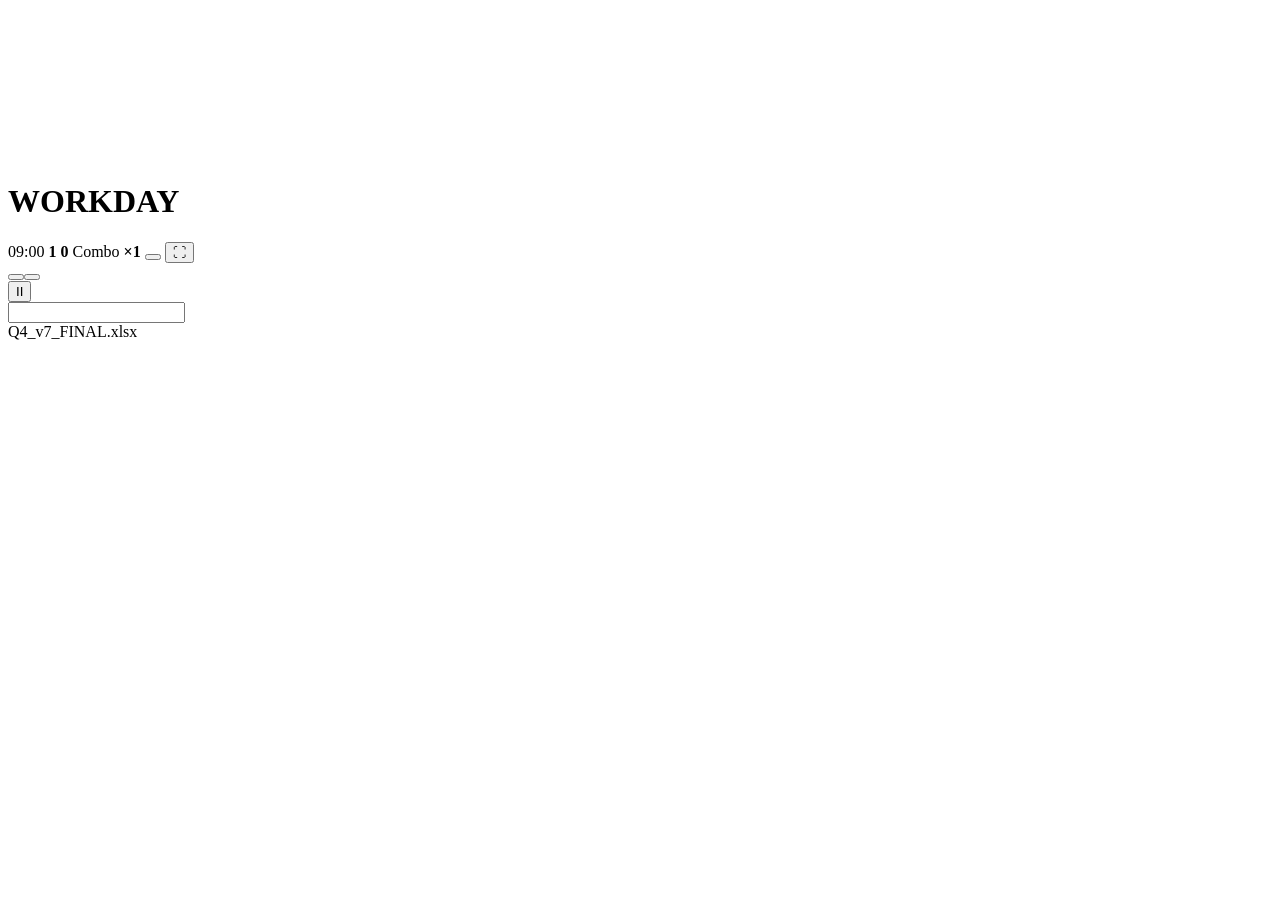
<file: src/index.html>
<!doctype html>
<html lang="pt-BR">
<head>
<meta charset="utf-8">
<meta name="viewport" content="width=device-width, initial-scale=1, interactive-widget=resizes-visual">
<title>Workday</title>
<meta name="author" content="Émerson K. Boff">
<meta name="copyright" content="Workday © 2026 Émerson K. Boff. Todos os direitos reservados.">
<!-- @inject:fonts -->
<!--
  Workday © 2026 Émerson K. Boff. Todos os direitos reservados.
  É proibido copiar, modificar, redistribuir, republicar ou adaptar este jogo,
  no todo ou em parte, em qualquer plataforma, sem autorização prévia e por escrito do autor.
-->
<style>
/* @inject:css */
</style>
</head>
<body>
<canvas id="office" aria-hidden="true"></canvas><canvas id="officeFx" aria-hidden="true"></canvas>
<div id="app">
  <header>
    <h1>WORKDAY</h1>
    <span id="clock">09:00</span>
    <span class="stat"><span data-t="day"></span> <b id="day">1</b></span>
    <span class="stat"><span data-t="points"></span> <b id="score">0</b></span>
    <span class="stat" id="combo">Combo <b id="mult">×1</b></span>
    <span class="stat"><span data-t="rank"></span> <b id="rank"></b></span>
    <span class="stat"><span data-t="wallet"></span> <b id="wallet"></b></span>
    <button id="soundBtn" class="pxbtn"></button>
    <button id="fsBtn" class="pxbtn" title="Tela cheia (F11)" aria-label="Tela cheia">⛶</button>
    <span id="sysclock" title=""></span>
    <div id="stressWrap"><div id="stress"></div><div id="stressHit"></div></div>
  </header>
  <div id="desk"><div class="decor"></div></div>
  <div id="inv"></div>
  <div id="board"></div>
  <div id="tasks"></div>
  <div id="osdesk"><div class="icons"></div><div class="taskbar"><span class="start"></span><span class="sp"></span><span id="osclock"></span></div></div>
</div>
<div id="decorLayer"></div>
<div id="pad" class="hidden">
  <button class="pxbtn ctx" id="padBoss" data-k="Escape"></button><button class="pxbtn ctx" id="padDel" data-k="Delete"></button>
  <div id="chips"></div><button class="pxbtn" id="padPause" data-k=" " aria-label="Pausa">II</button>
</div>
<input id="kb" autocomplete="off" autocapitalize="characters" spellcheck="false" aria-label="teclado">
<div id="vignette"></div>
<div id="modal" class="overlay"><div class="card"></div></div>
<div id="boss" class="hidden">
  <div class="bar2">Q4_v7_FINAL.xlsx</div>
  <table id="bossTable"></table>
</div>

<script>
/* @inject:js */
</script>
</body>
</html>
</file>
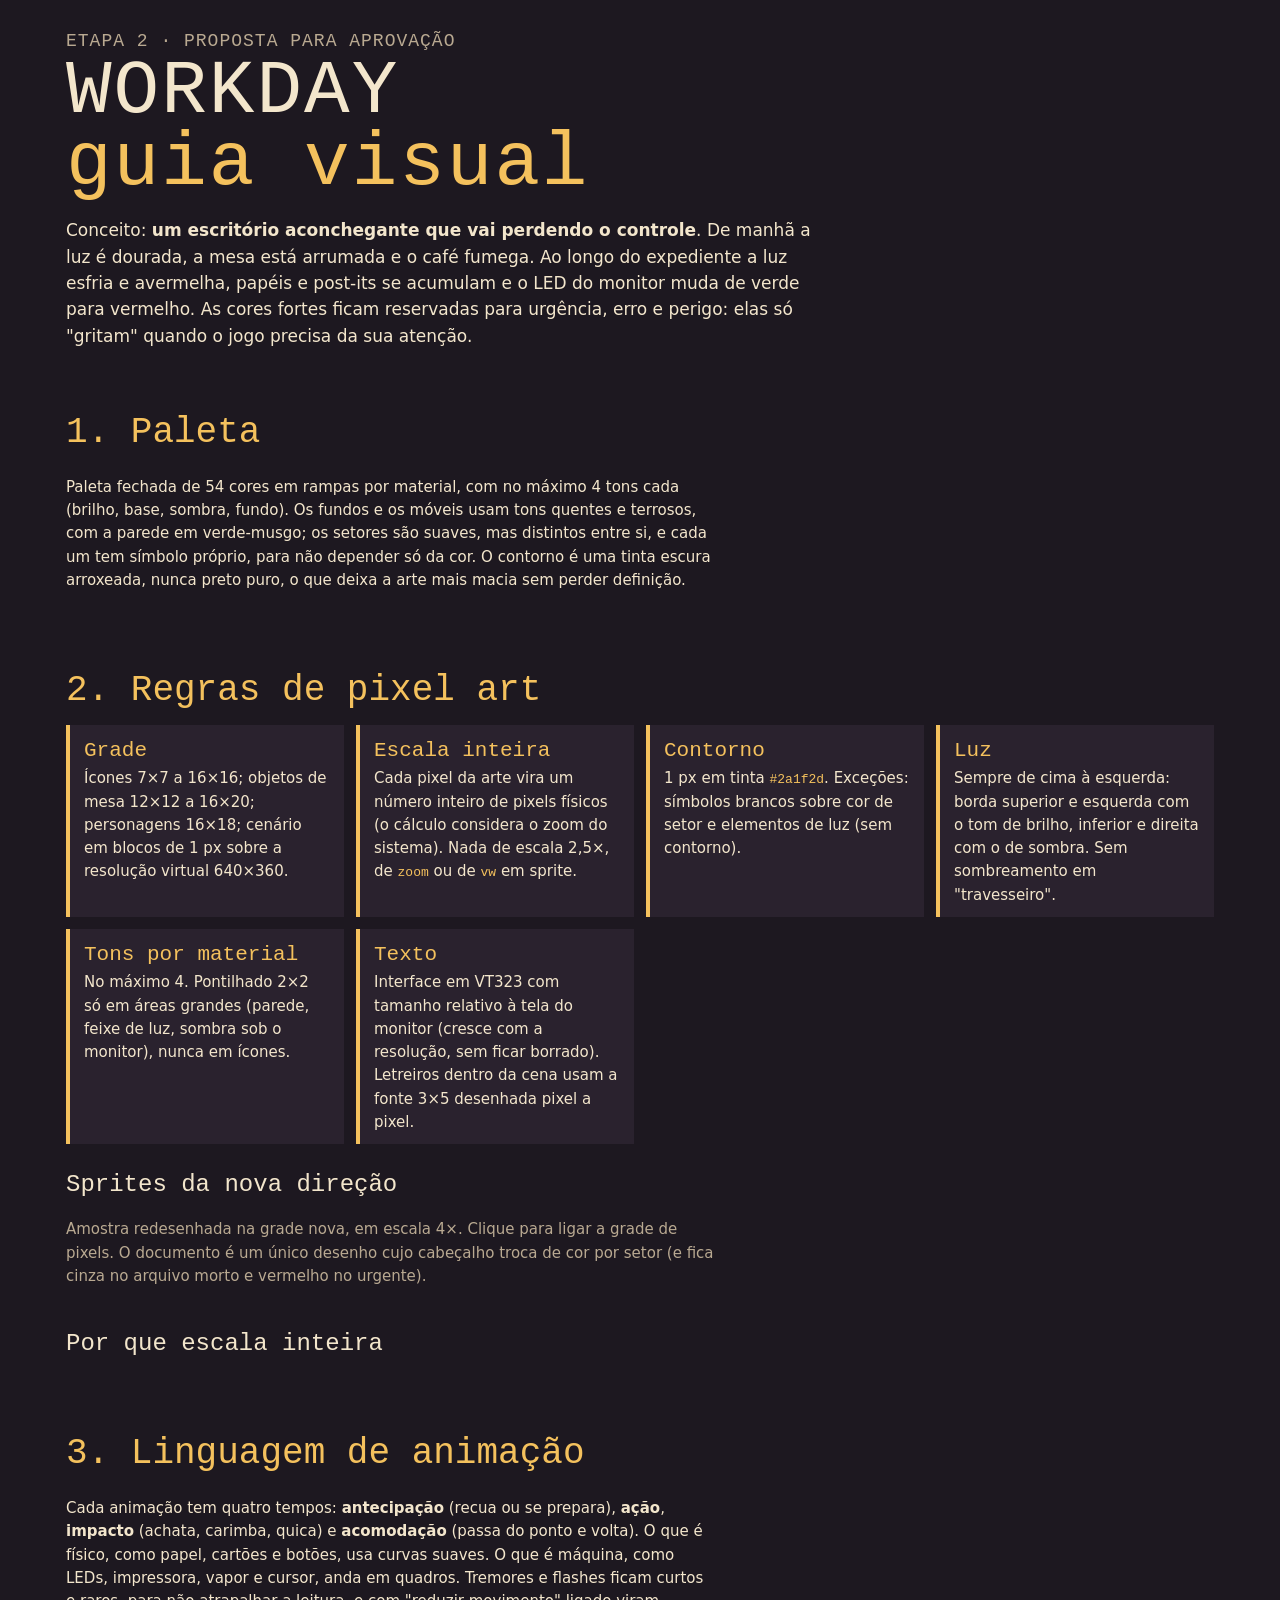
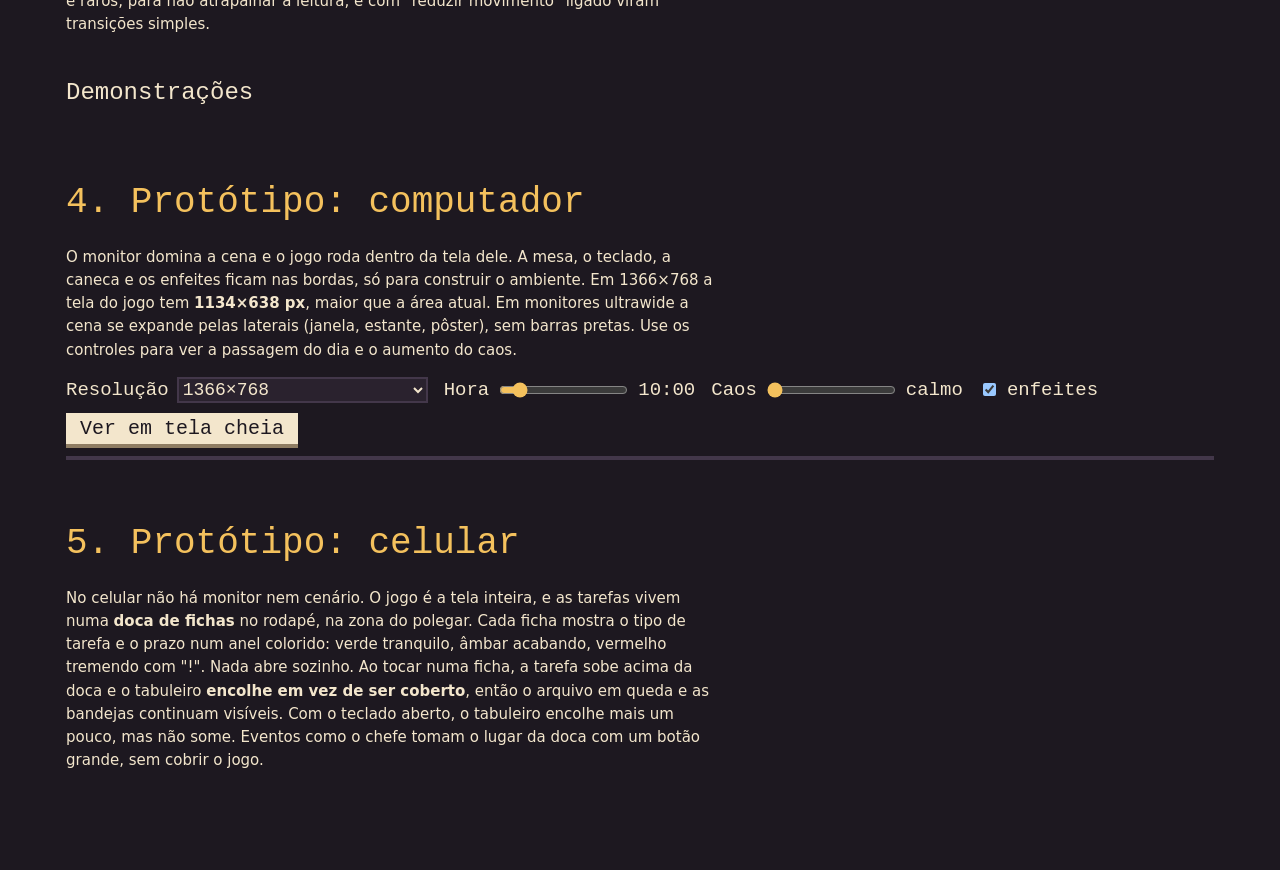
<file: design/style-guide.html>
<!doctype html>
<html lang="pt-BR">
<head>
<meta charset="utf-8">
<meta name="viewport" content="width=device-width, initial-scale=1, viewport-fit=cover">
<title>Guia Visual Workday</title>
<!-- @inject:fonts -->
<style>
  /* Guia em fundo escuro de propósito (um só visual): a paleta do jogo aparece com mais clareza */
  :root {
    --g-bg: #1d1820; --g-panel: #2a222e; --g-line: #43374a; --g-text: #f3e6cc; --g-muted: #b9a991; --g-accent: #f4c15d;
    --pixel: 'VT323', ui-monospace, monospace;
    color-scheme: dark;
  }
  * { box-sizing: border-box; }
  body { margin: 0; background: var(--g-bg); color: var(--g-text); font: 15px/1.55 system-ui, sans-serif; }
  .wrap { max-width: 1180px; margin: 0 auto; padding-block: 28px 80px; padding-left: max(16px, env(safe-area-inset-left, 0px)); padding-right: max(16px, env(safe-area-inset-right, 0px)); }
  h1, h2, h3 { font-family: var(--pixel); font-weight: normal; margin: 0; text-wrap: balance; }
  h1 { font-size: clamp(44px, 7vw, 76px); line-height: .95; letter-spacing: 2px; }
  h2 { font-size: 36px; color: var(--g-accent); margin: 56px 0 6px; }
  h3 { font-size: 24px; margin: 22px 0 8px; }
  p { max-width: 68ch; color: var(--g-text); }
  .muted { color: var(--g-muted); }
  .lede { font-size: 17px; max-width: 70ch; }
  .tag { font-family: var(--pixel); font-size: 18px; color: var(--g-muted); letter-spacing: 1px; text-transform: uppercase; }
  .panel { background: var(--g-panel); border: 2px solid var(--g-line); padding: 18px; }
  .grid { display: grid; gap: 14px; }
  .cols2 { grid-template-columns: repeat(auto-fit, minmax(320px, 1fr)); }
  .cols3 { grid-template-columns: repeat(auto-fit, minmax(240px, 1fr)); }
  .btn { font: 20px var(--pixel); background: var(--g-text); color: var(--g-bg); border: 0; padding: 4px 14px; cursor: pointer; box-shadow: 0 4px 0 #8f7d63; }
  .btn:active { transform: translateY(3px); box-shadow: 0 1px 0 #8f7d63; }
  .btn.ghost { background: transparent; color: var(--g-text); box-shadow: inset 0 0 0 2px var(--g-line); }
  .btn:focus-visible, input:focus-visible, select:focus-visible { outline: 3px solid var(--g-accent); outline-offset: 2px; }
  canvas.px-sprite, .pixelated { image-rendering: pixelated; }
  code { font-family: ui-monospace, monospace; font-size: 13px; color: var(--g-accent); }

  /* Paleta */
  .ramps { display: grid; grid-template-columns: repeat(auto-fill, minmax(250px, 1fr)); gap: 10px; }
  .ramp { display: grid; grid-template-columns: 1fr auto; gap: 6px 10px; align-items: center; background: var(--g-panel); padding: 10px 12px; border: 2px solid var(--g-line); }
  .ramp .chips { display: flex; height: 34px; }
  .ramp .chips span { flex: 1; position: relative; }
  .ramp .chips span em { position: absolute; left: 3px; bottom: 1px; font: 13px var(--pixel); font-style: normal; color: rgba(0,0,0,.55); }
  .ramp .name { font: 20px var(--pixel); }
  .ramp .hex { grid-column: 1 / -1; font: 12px ui-monospace, monospace; color: var(--g-muted); word-spacing: 4px; }

  /* Sprites */
  .sheet { display: flex; flex-wrap: wrap; gap: 18px; align-items: flex-end; }
  .sheet figure { margin: 0; display: flex; flex-direction: column; align-items: center; gap: 6px; }
  .sheet figcaption { font: 16px var(--pixel); color: var(--g-muted); }
  .gridon .px-sprite { background-image: linear-gradient(rgba(255,255,255,.08) 1px, transparent 1px), linear-gradient(90deg, rgba(255,255,255,.08) 1px, transparent 1px); background-size: var(--cell) var(--cell); }
  .rules { display: grid; grid-template-columns: repeat(auto-fit, minmax(260px, 1fr)); gap: 12px; }
  .rule { background: var(--g-panel); border-left: 4px solid var(--g-accent); padding: 10px 14px; }
  .rule b { font-family: var(--pixel); font-size: 21px; font-weight: normal; display: block; color: var(--g-accent); }
  .compare { display: flex; gap: 22px; align-items: flex-end; flex-wrap: wrap; }
  .compare figure { margin: 0; text-align: center; font: 16px var(--pixel); color: var(--g-muted); }
  .bad { filter: none; image-rendering: auto !important; }

  /* Linguagem de animação */
  .tokens { display: grid; grid-template-columns: repeat(auto-fit, minmax(170px, 1fr)); gap: 8px; }
  .tok { background: var(--g-panel); padding: 8px 10px; border: 2px solid var(--g-line); font-size: 13px; }
  .tok b { font: 19px var(--pixel); font-weight: normal; display: block; color: var(--g-accent); }
  .demos { display: grid; grid-template-columns: repeat(auto-fit, minmax(270px, 1fr)); gap: 14px; }
  .demo { background: var(--g-panel); border: 2px solid var(--g-line); display: flex; flex-direction: column; }
  .demo header { display: flex; justify-content: space-between; align-items: center; padding: 8px 12px; border-bottom: 2px solid var(--g-line); }
  .demo header h3 { margin: 0; font-size: 21px; }
  .demo .stage { position: relative; height: 210px; overflow: hidden; background: #e9e1d0; color: #2a1f2d; }
  .demo .why { font-size: 13px; color: var(--g-muted); padding: 8px 12px 12px; margin: 0; }
  .mo-float { position: absolute; font: 24px var(--pixel); color: #2f8a45; pointer-events: none; white-space: nowrap; text-shadow: 0 2px 0 #fff8ec; z-index: 5; }
  .mo-float.bad { color: #a8262a; }

  /* ======== Componentes do jogo (protótipo dos estilos que irão para o jogo) ======== */
  .wd { --fs: 18px; --u: 1px; position: absolute; font-family: var(--pixel); font-size: var(--fs); color: #2a1f2d; overflow: hidden;
        background: #1f4a52; display: grid; grid-template-rows: auto 1fr; container-type: size; }
  .wd::after { content: ''; position: absolute; inset: 0; pointer-events: none; background: repeating-linear-gradient(0deg, rgba(0,0,0,.05) 0 1px, transparent 1px 3px), radial-gradient(120% 90% at 50% 40%, transparent 60%, rgba(0,0,0,.28)); }
  .wd-bar { display: flex; align-items: center; gap: .6em; padding: .25em .5em; background: #f3e6cc; box-shadow: inset 0 -3px 0 #c7b595, 0 2px 0 #2a1f2d; white-space: nowrap; overflow: hidden; z-index: 2; }
  .wd-bar .title { display: flex; gap: .35em; align-items: center; font-size: 1.1em; }
  .wd-bar .sp { flex: 1; }
  .wd-bar .st { color: #6e3b26; } .wd-bar .st b { color: #2a1f2d; font-weight: normal; }
  .wd-combo { background: #2a1f2d; color: #ffe7a3; padding: 0 .4em; display: inline-block; }
  .wd-lcd { background: #1f3a24; color: #7dff9a; padding: 0 .4em; text-shadow: 0 0 6px rgba(125,255,154,.55); box-shadow: inset 2px 2px 0 #0f1f12; }
  .wd-meter { display: flex; gap: 2px; align-items: center; }
  .wd-meter i { width: .42em; height: .9em; background: #c7b595; box-shadow: inset 0 -2px 0 rgba(0,0,0,.18); }
  .wd-meter i.on { background: var(--c); }
  .wd-meter.hot { animation: meterhot .5s steps(2) infinite; }
  @keyframes meterhot { 50% { filter: brightness(1.3); } }
  .wd-main { display: grid; grid-template-columns: 1.6fr 1fr; gap: .6em; padding: .6em; min-height: 0; z-index: 1; }
  .wd-board { position: relative; background: #ece3cf; box-shadow: 0 0 0 2px #2a1f2d, inset 0 0 0 3px #fff8ec; overflow: hidden;
              background-image: linear-gradient(rgba(42,31,45,.06) 1px, transparent 1px), linear-gradient(90deg, rgba(42,31,45,.06) 1px, transparent 1px); background-size: 1.6em 1.6em; }
  .wd-lanes { position: absolute; inset: 0 0 3.4em 0; display: grid; grid-template-columns: repeat(4, 1fr); }
  .wd-lanes i { border-right: 2px dashed rgba(42,31,45,.14); }
  .wd-lanes i:last-child { border: 0; }
  .wd-trays { position: absolute; left: 0; right: 0; bottom: 0; height: 3.4em; display: grid; grid-template-columns: repeat(4, 1fr); }
  .wd-tray { position: relative; display: flex; align-items: center; justify-content: center; gap: .35em; color: #fff8ec; text-shadow: 0 2px 0 rgba(42,31,45,.45);
             background: var(--c); box-shadow: inset 0 4px 0 var(--hi), inset 0 -4px 0 var(--lo), inset -2px 0 0 rgba(42,31,45,.25); font-size: 1.05em; }
  .wd-tray .glyph { image-rendering: pixelated; filter: drop-shadow(0 2px 0 rgba(42,31,45,.4)); }
  .wd-doc { position: absolute; z-index: 3; display: flex; align-items: center; gap: .4em; padding: .3em .45em .3em .35em; background: #fff8ec;
            box-shadow: 0 0 0 2px #2a1f2d, inset 0 .32em 0 var(--c), inset 0 -3px 0 #dcc6a0, 0 6px 0 rgba(42,31,45,.18); transform-origin: 50% 100%; }
  .wd-doc .tile { display: grid; place-items: center; width: 1.7em; height: 1.7em; background: var(--c); box-shadow: inset 0 3px 0 var(--hi), inset 0 -3px 0 var(--lo); margin-top: .25em; }
  .wd-doc .txt { line-height: 1; margin-top: .25em; }
  .wd-doc .txt b { display: block; font-weight: normal; color: var(--lo); }
  .wd-doc .txt span { color: #8f7d63; font-size: .9em; }
  .wd-doc.urgent { animation: urgentdoc .35s steps(2) infinite; }
  @keyframes urgentdoc { 50% { box-shadow: 0 0 0 2px #a8262a, inset 0 .32em 0 #ef4b3f, inset 0 -3px 0 #dcc6a0, 0 6px 0 rgba(168,38,42,.35); } }
  .wd-doc .stampu { position: absolute; right: -.4em; top: -.6em; background: #ef4b3f; color: #fff8ec; padding: 0 .3em; font-size: .8em; transform: rotate(8deg); box-shadow: 0 0 0 2px #2a1f2d; }
  .wd-side { display: flex; flex-direction: column; gap: .5em; min-height: 0; overflow: hidden; }
  .wd-side h4 { margin: 0; font-weight: normal; color: #f3e6cc; font-size: 1em; letter-spacing: 1px; display: flex; justify-content: space-between; }
  .wd-task { position: relative; background: #fff8ec; box-shadow: 0 0 0 2px #2a1f2d, 0 4px 0 rgba(0,0,0,.25); display: grid; grid-template-columns: auto 1fr; gap: .1em .5em; padding: .35em .5em .45em; }
  .wd-task .ico { grid-row: span 2; align-self: center; }
  .wd-task .tt { color: #8f7d63; font-size: .85em; letter-spacing: 1px; text-transform: uppercase; display: flex; justify-content: space-between; }
  .wd-task .act { display: flex; gap: .3em; flex-wrap: wrap; }
  .wd-key { font: inherit; font-size: .95em; padding: .05em .5em; background: #fbf3e2; color: #2a1f2d; border: 0; box-shadow: 0 0 0 2px #2a1f2d, inset 0 -4px 0 #c7b595; cursor: pointer; }
  .wd-key:active { transform: translateY(2px); box-shadow: 0 0 0 2px #2a1f2d, inset 0 -1px 0 #c7b595; }
  .wd-timer { grid-column: 1 / -1; display: flex; gap: 2px; margin-top: .15em; }
  .wd-timer i { flex: 1; height: .32em; background: #5fa79a; }
  .wd-timer i.off { background: #e9dcc2; }
  .wd-task.soon .wd-timer i { background: #ffb938; }
  .wd-task.late { box-shadow: 0 0 0 2px #a8262a, 0 4px 0 rgba(168,38,42,.4); }
  .wd-task.late .wd-timer i { background: #ef4b3f; }
  .wd-task.late .tt { color: #a8262a; }
  .wd-task .okstamp { position: absolute; right: .4em; top: .2em; color: #2f8a45; border: 3px solid #2f8a45; padding: 0 .3em; font-size: 1.2em; background: rgba(255,248,236,.85); }
  .wd-toast { position: absolute; right: .7em; top: 2.6em; z-index: 6; display: flex; gap: .5em; align-items: center; background: #fff8ec; padding: .4em .6em; max-width: 46%;
              box-shadow: 0 0 0 2px #2a1f2d, 0 6px 0 rgba(0,0,0,.3); line-height: 1.05; }
  .wd-toast small { display: block; color: #8f7d63; }
  .wd-popup { position: absolute; z-index: 7; width: 15em; background: #fffbe6; box-shadow: 0 0 0 2px #2a1f2d, 0 6px 0 rgba(0,0,0,.3); }
  .wd-popup .tb { background: #2c3fa0; color: #fff; padding: .05em .4em; display: flex; justify-content: space-between; }
  .wd-popup .tb button { font: inherit; width: 1.2em; line-height: 1; padding: 0; background: #c9c6bd; border: 2px outset #fff; cursor: pointer; }
  .wd-popup .bd { display: flex; gap: .5em; padding: .5em; align-items: center; }

  /* Protótipo desktop */
  .proto-controls { display: flex; flex-wrap: wrap; gap: 10px 16px; align-items: center; margin: 12px 0; }
  .proto-controls label { display: flex; gap: 8px; align-items: center; font: 19px var(--pixel); }
  .proto-controls select, .proto-controls input[type=range] { accent-color: #f4c15d; }
  .proto-controls select { font: 18px var(--pixel); background: var(--g-panel); color: var(--g-text); border: 2px solid var(--g-line); }
  .viewport { position: relative; width: 100%; background: #000; overflow: hidden; border: 2px solid var(--g-line); }
  .stage { position: absolute; left: 0; top: 0; transform-origin: 0 0; overflow: hidden; }
  .stage > canvas { position: absolute; left: 0; top: 0; image-rendering: pixelated; }
  .stage.full { position: fixed; inset: 0; transform: none !important; z-index: 50; width: 100vw !important; height: 100vh !important; }
  .exitfull { position: fixed; right: 16px; top: 16px; z-index: 60; display: none; }
  .stage.full ~ .exitfull, body.isfull .exitfull { display: block; }
  .dims { font: 16px var(--pixel); color: var(--g-muted); margin-top: 6px; }

  /* Protótipos mobile */
  .phones { display: flex; gap: 22px; flex-wrap: wrap; align-items: flex-start; }
  .phone { flex: none; background: #0d0b10; border-radius: 34px; padding: 10px; box-shadow: 0 0 0 2px #43374a; }
  .phone .scr { position: relative; width: 300px; height: 650px; border-radius: 26px; overflow: hidden; background: #1f4a52; font-family: var(--pixel); color: #2a1f2d; font-size: 17px; display: flex; flex-direction: column; }
  .phone.land .scr { width: 650px; height: 300px; flex-direction: row; }
  .phone figcaption { font: 18px var(--pixel); color: var(--g-muted); margin-top: 8px; text-align: center; max-width: 300px; }
  .mb-hud { background: #f3e6cc; padding: 22px 10px 6px; box-shadow: inset 0 -3px 0 #c7b595; display: grid; grid-template-columns: auto 1fr auto; gap: 4px 8px; align-items: center; }
  .mb-hud .wd-meter { grid-column: 1 / -1; } .mb-hud .wd-meter i { flex: 1; height: 8px; }
  .mb-pause { font: inherit; background: #fbf3e2; border: 0; box-shadow: 0 0 0 2px #2a1f2d, inset 0 -3px 0 #c7b595; width: 34px; height: 30px; }
  .mb-board { position: relative; flex: 1; margin: 8px; min-height: 0; transition: flex-basis .26s cubic-bezier(.22,1,.36,1); }
  .mb-dock { display: flex; gap: 8px; padding: 8px 10px 22px; background: #2a1f2d; align-items: center; }
  .mb-chip { position: relative; width: 48px; height: 48px; display: grid; place-items: center; background: #fff8ec; border: 0;
             box-shadow: 0 0 0 2px #2a1f2d, 0 0 0 5px var(--ring, #5fa79a), inset 0 -3px 0 #dcc6a0; }
  .mb-chip.soon { --ring: #ffb938; } .mb-chip.late { --ring: #ef4b3f; animation: chipwig .9s infinite; }
  .mb-chip.late::after { content: '!'; position: absolute; right: -8px; top: -10px; background: #ef4b3f; color: #fff; width: 18px; height: 18px; display: grid; place-items: center; box-shadow: 0 0 0 2px #2a1f2d; font-size: 15px; }
  .mb-chip.sel { transform: translateY(-4px); box-shadow: 0 0 0 2px #2a1f2d, 0 0 0 5px #f4c15d, inset 0 -3px 0 #dcc6a0; }
  @keyframes chipwig { 0%, 40%, 100% { transform: rotate(0); } 10% { transform: rotate(-6deg); } 20% { transform: rotate(6deg); } 30% { transform: rotate(-3deg); } }
  .mb-more { color: #f3e6cc; font-size: 18px; margin-left: auto; }
  .mb-sheet { margin: 0 8px 8px; }
  .mb-kb { background: #c9ccd3; padding: 6px 4px 22px; display: grid; grid-template-columns: repeat(10, 1fr); gap: 4px; font-family: system-ui, sans-serif; font-size: 13px; }
  .mb-kb i { background: #fff; border-radius: 5px; height: 34px; display: grid; place-items: center; font-style: normal; box-shadow: 0 1px 0 #8e9199; }
  .mb-boss { margin: 0; flex: 1; font: 26px var(--pixel); color: #fff8ec; background: #ef4b3f; border: 0; height: 54px; box-shadow: 0 0 0 2px #2a1f2d, inset 0 -5px 0 #a8262a; display: flex; align-items: center; justify-content: center; gap: 10px; animation: bossbtn .3s steps(2) infinite; }
  @keyframes bossbtn { 50% { background: #ff6a5b; } }
  .mb-banner { position: absolute; left: 8px; right: 8px; top: 8px; z-index: 5; background: #ffb938; box-shadow: 0 0 0 2px #2a1f2d; padding: 4px 8px; display: flex; gap: 8px; align-items: center; font-size: 18px; }
  .land .mb-side { width: 230px; display: flex; flex-direction: column; gap: 6px; padding: 8px 8px 8px 0; overflow: hidden; }
  .land .mb-hudl { position: absolute; left: 0; right: 238px; top: 0; z-index: 3; display: flex; gap: 10px; align-items: center; padding: 4px 10px; background: #f3e6cc; box-shadow: inset 0 -3px 0 #c7b595; font-size: 16px; }

  @media (prefers-reduced-motion: reduce) { *, *::before, *::after { animation-duration: .01s !important; animation-iteration-count: 1 !important; } }
  @media (max-width: 700px) { .phone { transform: scale(.9); transform-origin: top left; } }
</style>
</head>
<body>
<div class="wrap">
  <span class="tag">Etapa 2 · proposta para aprovação</span>
  <h1>WORKDAY<br><span style="color:var(--g-accent)">guia visual</span></h1>
  <p class="lede">Conceito: <b>um escritório aconchegante que vai perdendo o controle</b>. De manhã a luz é dourada, a mesa está arrumada e o café fumega. Ao longo do expediente a luz esfria e avermelha, papéis e post-its se acumulam e o LED do monitor muda de verde para vermelho. As cores fortes ficam reservadas para urgência, erro e perigo: elas só "gritam" quando o jogo precisa da sua atenção.</p>

  <h2>1. Paleta</h2>
  <p>Paleta fechada de 54 cores em rampas por material, com no máximo 4 tons cada (brilho, base, sombra, fundo). Os fundos e os móveis usam tons quentes e terrosos, com a parede em verde-musgo; os setores são suaves, mas distintos entre si, e cada um tem símbolo próprio, para não depender só da cor. O contorno é uma tinta escura arroxeada, nunca preto puro, o que deixa a arte mais macia sem perder definição.</p>
  <div class="ramps" id="ramps"></div>

  <h2>2. Regras de pixel art</h2>
  <div class="rules">
    <div class="rule"><b>Grade</b>Ícones 7×7 a 16×16; objetos de mesa 12×12 a 16×20; personagens 16×18; cenário em blocos de 1 px sobre a resolução virtual 640×360.</div>
    <div class="rule"><b>Escala inteira</b>Cada pixel da arte vira um número inteiro de pixels físicos (o cálculo considera o zoom do sistema). Nada de escala 2,5×, de <code>zoom</code> ou de <code>vw</code> em sprite.</div>
    <div class="rule"><b>Contorno</b>1 px em tinta <code>#2a1f2d</code>. Exceções: símbolos brancos sobre cor de setor e elementos de luz (sem contorno).</div>
    <div class="rule"><b>Luz</b>Sempre de cima à esquerda: borda superior e esquerda com o tom de brilho, inferior e direita com o de sombra. Sem sombreamento em "travesseiro".</div>
    <div class="rule"><b>Tons por material</b>No máximo 4. Pontilhado 2×2 só em áreas grandes (parede, feixe de luz, sombra sob o monitor), nunca em ícones.</div>
    <div class="rule"><b>Texto</b>Interface em VT323 com tamanho relativo à tela do monitor (cresce com a resolução, sem ficar borrado). Letreiros dentro da cena usam a fonte 3×5 desenhada pixel a pixel.</div>
  </div>
  <h3>Sprites da nova direção</h3>
  <p class="muted">Amostra redesenhada na grade nova, em escala 4×. Clique para ligar a grade de pixels. O documento é um único desenho cujo cabeçalho troca de cor por setor (e fica cinza no arquivo morto e vermelho no urgente).</p>
  <div class="sheet" id="sheet"></div>
  <h3>Por que escala inteira</h3>
  <div class="compare" id="compare"></div>

  <h2>3. Linguagem de animação</h2>
  <p>Cada animação tem quatro tempos: <b>antecipação</b> (recua ou se prepara), <b>ação</b>, <b>impacto</b> (achata, carimba, quica) e <b>acomodação</b> (passa do ponto e volta). O que é físico, como papel, cartões e botões, usa curvas suaves. O que é máquina, como LEDs, impressora, vapor e cursor, anda em quadros. Tremores e flashes ficam curtos e raros, para não atrapalhar a leitura, e com "reduzir movimento" ligado viram transições simples.</p>
  <div class="tokens" id="tokens"></div>
  <h3>Demonstrações</h3>
  <div class="demos" id="demos"></div>

  <h2>4. Protótipo: computador</h2>
  <p>O monitor domina a cena e o jogo roda dentro da tela dele. A mesa, o teclado, a caneca e os enfeites ficam nas bordas, só para construir o ambiente. Em 1366×768 a tela do jogo tem <b id="area1366">1134×638 px</b>, maior que a área atual. Em monitores ultrawide a cena se expande pelas laterais (janela, estante, pôster), sem barras pretas. Use os controles para ver a passagem do dia e o aumento do caos.</p>
  <div class="proto-controls">
    <label>Resolução <select id="res"><option value="1366x768">1366×768</option><option value="1920x1080">1920×1080</option><option value="2560x1080">2560×1080 (ultrawide)</option><option value="1280x800">1280×800 (16:10)</option><option value="1024x768">1024×768 (4:3)</option></select></label>
    <label>Hora <input type="range" id="hour" min="9" max="18" step=".25" value="10"> <span id="hourv">10:00</span></label>
    <label>Caos <input type="range" id="chaos" min="0" max="3" step="1" value="0"> <span id="chaosv">calmo</span></label>
    <label><input type="checkbox" id="decor" checked> enfeites</label>
    <button class="btn" id="fullBtn">Ver em tela cheia</button>
  </div>
  <div class="viewport" id="vp"><div class="stage" id="stage"><canvas id="scene"></canvas></div></div>
  <div class="dims" id="dims"></div>
  <button class="btn exitfull" id="exitFull">Sair da tela cheia (Esc)</button>

  <h2>5. Protótipo: celular</h2>
  <p>No celular não há monitor nem cenário. O jogo é a tela inteira, e as tarefas vivem numa <b>doca de fichas</b> no rodapé, na zona do polegar. Cada ficha mostra o tipo de tarefa e o prazo num anel colorido: verde tranquilo, âmbar acabando, vermelho tremendo com "!". Nada abre sozinho. Ao tocar numa ficha, a tarefa sobe acima da doca e o tabuleiro <b>encolhe em vez de ser coberto</b>, então o arquivo em queda e as bandejas continuam visíveis. Com o teclado aberto, o tabuleiro encolhe mais um pouco, mas não some. Eventos como o chefe tomam o lugar da doca com um botão grande, sem cobrir o jogo.</p>
  <div class="phones" id="phones"></div>
</div>

<script>
/* @inject:shared-js */
</script>
<script>
const $ = s => document.querySelector(s);
const P = WD_PAL;
const SECT = [
  { id: 'fin', name: 'Financeiro', c: P.F, hi: P.f, lo: P[9], glyph: 'glyphFin', doc: 'Nota fiscal' },
  { id: 'rh', name: 'RH', c: P.O, hi: P.o, lo: P[8], glyph: 'glyphHr', doc: 'Atestado' },
  { id: 'jur', name: 'Jurídico', c: P.L, hi: P.l, lo: P[7], glyph: 'glyphJur', doc: 'Contrato' },
  { id: 'ti', name: 'TI', c: P.I, hi: P.i, lo: P[6], glyph: 'glyphTi', doc: 'Chamado' },
];

/* ---------- 1. Paleta ---------- */
const roles = { ink: 'contornos e texto', paper: 'documentos, cartões, janelas', wood: 'mesa e móveis', plastic: 'monitor, teclado, botões', wall: 'parede do escritório',
  leaf: 'plantas', terra: 'caneca, vaso', brass: 'luz, luminária, troféu', metal: 'aparelhos, fios', screen: 'tela, fundo do sistema', skin: 'personagens',
  night: 'fim do dia, céu', fin: 'Financeiro', hr: 'RH', legal: 'Jurídico', it: 'TI', danger: 'erro, urgência, chefe', warn: 'prazo acabando', ok: 'acerto, combo', white: 'brilho especular' };
for (const [key, m] of Object.entries(WD_PALETTE)) {
  const el = document.createElement('div'); el.className = 'ramp';
  el.innerHTML = `<span class="name">${m.label}</span><span class="muted" style="font-size:12px">${roles[key]}</span>
    <div class="chips" style="grid-column:1/-1">${Object.entries(m.tones).map(([l, c]) => `<span style="background:${c}"><em>${l}</em></span>`).join('')}</div>
    <span class="hex">${Object.values(m.tones).join(' ')}</span>`;
  $('#ramps').append(el);
}

/* ---------- 2. Sprites ---------- */
const sheet = $('#sheet');
const fig = (canvas, label, scale) => { const f = document.createElement('figure'); f.style.setProperty('--cell', scale + 'px'); f.append(canvas); f.insertAdjacentHTML('beforeend', `<figcaption>${label}</figcaption>`); sheet.append(f); };
for (const s of SECT) fig(Pixel.el(SPR2.doc, 4, WD_SECTOR_RAMP[s.id]), 'doc · ' + s.name, 4);
fig(Pixel.el(SPR2.doc, 4, WD_SECTOR_RAMP.urgent), 'doc · urgente', 4);
fig(Pixel.el(SPR2.doc, 4, WD_SECTOR_RAMP.dead), 'doc · morto', 4);
for (const s of SECT) { const c = Pixel.el(SPR2[s.glyph], 4); c.style.background = s.c; c.style.padding = '8px'; fig(c, 'símbolo ' + s.name, 4); }
[['mug', 'caneca'], ['envelope', 'e-mail'], ['virus', 'vírus'], ['postit', 'post-it'], ['plant', 'planta'], ['cat', 'gato']].forEach(([k, n]) => fig(Pixel.el(SPR2[k], 4), n, 4));
sheet.onclick = () => sheet.classList.toggle('gridon');
// Comparação: escala inteira vs. fracionária com suavização
const cmp = $('#compare');
const mk = (scale, smooth, label) => { const f = document.createElement('figure'); const c = Pixel.el(SPR2.virus, 1); c.style.width = 13 * scale + 'px'; c.style.height = 13 * scale + 'px';
  if (smooth) c.classList.add('bad'); f.append(c); f.insertAdjacentHTML('beforeend', `<figcaption>${label}</figcaption>`); cmp.append(f); };
mk(5, false, '5× inteira (certo)'); mk(4.6, true, '4,6× suavizada (errado)'); mk(3, false, '3× inteira (certo)');

/* ---------- 3. Tokens e demonstrações ---------- */
const TOK = [['micro 90 ms', 'tecla, clique, troca de ficha'], ['curto 160 ms', 'botão físico, foco'], ['médio 260 ms', 'cartões entrando e saindo, impacto'],
  ['longo 420 ms', 'documento chegando, carimbo grande'], ['compasso 600 ms', 'erro completo, mudança de cena'],
  ['out', 'entradas: desacelera'], ['back', 'chegadas com personalidade: passa e volta'], ['anticip', 'saídas: recua antes de ir'], ['in', 'quedas: acelera com a gravidade'], ['steps', 'máquinas: LED, impressora, vapor, cursor']];
$('#tokens').innerHTML = TOK.map(([a, b]) => `<div class="tok"><b>${a}</b>${b}</div>`).join('');

function wdDoc(sec, urgent) {
  const d = document.createElement('div'); d.className = 'wd-doc' + (urgent ? ' urgent' : '');
  d.style.setProperty('--c', urgent ? P.R : sec.c); d.style.setProperty('--hi', sec.hi); d.style.setProperty('--lo', sec.lo);
  const tile = document.createElement('span'); tile.className = 'tile'; tile.append(Pixel.el(SPR2[sec.glyph], 2));
  d.append(tile); d.insertAdjacentHTML('beforeend', `<span class="txt"><b>${sec.name}</b><span>${sec.doc}</span></span>${urgent ? '<i class="stampu">URGENTE</i>' : ''}`);
  return d;
}
function miniBoard(stage, n = 4) {
  const b = document.createElement('div'); b.className = 'wd wd-demo'; b.style.cssText = 'inset:0;display:block;font-size:16px;background:#ece3cf';
  b.innerHTML = `<div class="wd-board" style="position:absolute;inset:0"><div class="wd-lanes">${'<i></i>'.repeat(n)}</div><div class="wd-trays"></div></div>`;
  const trays = b.querySelector('.wd-trays'); trays.style.gridTemplateColumns = `repeat(${n},1fr)`; b.querySelector('.wd-lanes').style.gridTemplateColumns = `repeat(${n},1fr)`;
  SECT.slice(0, n).forEach(s => { const t = document.createElement('div'); t.className = 'wd-tray'; t.style.cssText = `--c:${s.c};--hi:${s.hi};--lo:${s.lo}`; const g = Pixel.el(SPR2[s.glyph], 2); g.classList.add('glyph'); t.append(g); trays.append(t); });
  stage.append(b); return b;
}
const sleep = ms => new Promise(r => setTimeout(r, ms));
// Documento: cai com leve balanço, pousa achatando, bandeja quica, pontos sobem
async function demoHit(stage, wrong) {
  stage.innerHTML = ''; const b = miniBoard(stage), board = b.querySelector('.wd-board');
  const lane = 2, sec = SECT[wrong ? 0 : lane], w = board.clientWidth / 4, d = wdDoc(sec);
  d.style.width = (w * 1.5 | 0) + 'px'; d.style.left = (lane * w + w / 2 - w * .75 | 0) + 'px'; d.style.top = '-60px'; board.append(d);
  const trayTop = board.clientHeight - board.querySelector('.wd-trays').clientHeight;
  Motion.play(d, [{ transform: 'scale(.9,1.12)' }, { transform: 'scale(1)' }], { duration: 260, easing: Motion.E.out });
  await Motion.play(d, [{ top: '-60px', rotate: '-2deg' }, { top: trayTop * .5 + 'px', rotate: '2deg', offset: .55 }, { top: trayTop - d.offsetHeight + 'px', rotate: '0deg' }],
    { duration: 1300, easing: Motion.E.in }).finished;
  const tray = board.querySelectorAll('.wd-tray')[lane];
  if (!wrong) {
    Motion.squash(d); Motion.play(tray, [{ transform: 'translateY(0)' }, { transform: 'translateY(5px)', offset: .3 }, { transform: 'translateY(-2px)', offset: .7 }, { transform: 'translateY(0)' }], { duration: 300, easing: Motion.E.out, fill: 'none' });
    Motion.floatText(board, '+40', lane * w + w / 2 - 14, trayTop - 70);
    await sleep(260); await Motion.play(d, [{ opacity: 1, transform: 'translateY(0) scale(1)' }, { opacity: 0, transform: 'translateY(26px) scale(.8,.6)' }], { duration: 220, easing: Motion.E.in }).finished; d.remove();
  } else {
    Motion.reject(d); Motion.shake(tray, 5);
    Motion.play(tray, [{ filter: 'none' }, { filter: 'brightness(.6) sepia(1) hue-rotate(-40deg) saturate(4)' }, { filter: 'none' }], { duration: 420, easing: 'steps(4)', fill: 'none' });
    Motion.floatText(board, 'Setor errado!', 12, trayTop - 70, 'bad');
    await sleep(650); await Motion.leave(d, 'down').finished; d.remove();
  }
}
function wdTask(type, title, body, iconRows, pal) {
  const t = document.createElement('div'); t.className = 'wd-task';
  const ico = Pixel.el(iconRows, 2, pal); ico.classList.add('ico'); t.append(ico);
  t.insertAdjacentHTML('beforeend', `<div class="tt"><span>${type}</span></div><div class="act">${body}</div><div class="wd-timer">${'<i></i>'.repeat(10)}</div>`);
  return t;
}
function setTimer(t, frac) { t.querySelectorAll('.wd-timer i').forEach((i, n) => i.classList.toggle('off', n >= Math.ceil(frac * 10))); t.classList.toggle('soon', frac <= .5 && frac > .25); t.classList.toggle('late', frac <= .25); }
async function demoTask(stage) {
  stage.innerHTML = ''; stage.style.background = '#1f4a52'; stage.style.padding = '14px'; stage.style.fontFamily = 'var(--pixel)'; stage.style.fontSize = '18px';
  const t = wdTask('Novo e-mail', '', `“VPN caiu” → <button class="wd-key">Financeiro</button><button class="wd-key">TI</button>`, SPR2.envelope);
  stage.append(t); await Motion.enter(t, 'right').finished;
  let urg = null;
  for (let f = 1; f >= .15; f -= .05) { setTimer(t, f); if (f <= .25 && !urg) urg = Motion.urgent(t); await sleep(120); }
  if (urg) urg.cancel();
  const s = document.createElement('span'); s.className = 'okstamp'; s.textContent = 'OK'; t.append(s); await Motion.stamp(s).finished;
  await sleep(350); await Motion.leave(t, 'right').finished; t.remove();
}
async function demoToast(stage) {
  stage.innerHTML = ''; stage.style.background = '#1f4a52';
  const t = document.createElement('div'); t.className = 'wd-toast'; t.style.cssText = 'right:12px;top:14px;max-width:none;font-family:var(--pixel);font-size:18px';
  const env = Pixel.el(SPR2.envelope, 3); t.append(env);
  t.insertAdjacentHTML('beforeend', '<div><small>De: Chefe</small>Vi que você respirou às 10h14.<br>Podemos conversar?</div>');
  stage.append(t); await Motion.enter(t, 'right').finished;
  for (let i = 0; i < 3; i++) { await Motion.play(env, [{ transform: 'rotate(0)' }, { transform: 'rotate(-10deg) translateY(-3px)' }, { transform: 'rotate(8deg)' }, { transform: 'rotate(0)' }], { duration: 300, easing: Motion.E.out, fill: 'none' }).finished; }
  await sleep(1300); await Motion.leave(t, 'right').finished; t.remove();
}
async function demoCombo(stage) {
  stage.innerHTML = ''; stage.style.cssText += ';display:grid;place-items:center;font-family:var(--pixel);font-size:44px';
  const c = document.createElement('span'); c.className = 'wd-combo'; stage.append(c);
  for (let m = 1; m <= 5; m++) { c.textContent = 'COMBO ×' + m; c.style.color = m >= 4 ? '#ffb938' : '#ffe7a3'; c.style.textShadow = m >= 4 ? '0 0 10px rgba(255,185,56,.8)' : 'none'; Motion.punch(c, 1 + m * .08); await sleep(550); }
  await sleep(400); c.textContent = 'COMBO ×1'; c.style.color = '#ff9d86'; c.style.textShadow = 'none'; Motion.shake(c, 8);
}
async function demoStress(stage) {
  stage.innerHTML = ''; stage.style.cssText += ';display:grid;place-items:center;font-family:var(--pixel);font-size:22px';
  const m = document.createElement('div'); m.className = 'wd-meter'; m.innerHTML = '<i></i>'.repeat(12); m.style.transform = 'scale(2)'; stage.append(m);
  const segs = [...m.children], col = n => n < 6 ? P.F : n < 9 ? P.Q : P.R;
  for (let v = 0; v <= 12; v++) { segs.forEach((s, n) => { s.classList.toggle('on', n < v); s.style.setProperty('--c', col(n)); }); m.classList.toggle('hot', v >= 10);
    if (v >= 8) Motion.play(m, [{ transform: 'scale(2) translateX(0)' }, { transform: `scale(2) translateX(${v - 7}px)` }, { transform: 'scale(2) translateX(0)' }], { duration: 120, fill: 'none' });
    await sleep(240); }
}
async function demoButton(stage) {
  stage.innerHTML = ''; stage.style.cssText += ';display:flex;gap:14px;align-items:center;justify-content:center;font-family:var(--pixel);font-size:24px';
  for (const n of ['Aprovar', 'Assinar', 'Ciente']) { const b = document.createElement('button'); b.className = 'wd-key'; b.textContent = n; b.onclick = () => Motion.press(b); stage.append(b); }
  for (const b of stage.querySelectorAll('button')) { await sleep(350); Motion.press(b); }
}
async function demoPopup(stage) {
  stage.innerHTML = ''; stage.style.background = '#1f4a52'; stage.style.fontFamily = 'var(--pixel)'; stage.style.fontSize = '17px';
  const spam = ['Seu PC está LENTO!!', 'Baixe mais RAM', 'Você ganhou!'];
  const wins = [];
  for (let i = 0; i < 3; i++) { const w = document.createElement('div'); w.className = 'wd-popup'; w.style.left = 14 + i * 30 + 'px'; w.style.top = 14 + i * 34 + 'px';
    w.innerHTML = `<div class="tb"><span>AVISO!!!</span><button>x</button></div><div class="bd"></div>`; w.querySelector('.bd').append(Pixel.el(SPR2.virus, 3)); w.querySelector('.bd').insertAdjacentHTML('beforeend', `<span>${spam[i]}</span>`);
    stage.append(w); wins.push(w);
    Motion.play(w, [{ transform: 'scale(.4)', opacity: 0 }, { transform: 'scale(1.08)', opacity: 1, offset: .7 }, { transform: 'scale(1)', opacity: 1 }], { duration: 220, easing: Motion.E.out }); await sleep(180); }
  await sleep(700);
  for (const w of wins.reverse()) { await Motion.play(w, [{ transform: 'scale(1)', opacity: 1 }, { transform: 'scale(1.05,.9)', offset: .3, opacity: 1 }, { transform: 'scale(.2,.05) translateY(400%)', opacity: 0 }], { duration: 240, easing: Motion.E.anticip }).finished; w.remove(); }
}
function demoAmbient(stage) {
  stage.innerHTML = ''; const c = document.createElement('canvas'); c.width = 120; c.height = 64; c.style.cssText = 'width:360px;height:192px;image-rendering:pixelated;display:block;margin:auto';
  stage.append(c); const x = c.getContext('2d'); stage.style.background = P.A;
  const loop = t => { if (!c.isConnected) return; t /= 1000; x.fillStyle = P.A; x.fillRect(0, 0, 120, 64); x.fillStyle = P[2]; x.fillRect(0, 50, 120, 14); x.fillStyle = P[1]; x.fillRect(0, 50, 120, 1);
    x.drawImage(Pixel.master(SPR2.mug, WD_PAL), 14, 41); x.drawImage(Pixel.master(SPR2.steam[(t * 6 | 0) % 3], WD_PAL), 17, 36);
    const m = Pixel.master(SPR2.plant, WD_PAL), sway = Math.sin(t * 1.2) > .6 ? 1 : 0; x.drawImage(m, 0, 0, 16, 12, 44 + sway, 18, 16, 12); x.drawImage(m, 0, 12, 16, 8, 44, 30, 16, 8);
    x.fillStyle = P.C; x.fillRect(72, 30, 44, 20); x.fillStyle = P.c; x.fillRect(72, 30, 44, 1);
    x.drawImage(Pixel.master(SPR2.cat, WD_PAL), 80, 22); const ph = (t % 4) < .6 ? ((t * 8 | 0) % 3) : 0; x.drawImage(Pixel.master(SPR2.catTail[ph], WD_PAL), 95, 28);
    x.fillStyle = (t * 2 | 0) % 2 ? P.d : P.D; x.fillRect(110, 45, 2, 2);
    requestAnimationFrame(loop); };
  requestAnimationFrame(loop);
}
const DEMOS = [
  ['Documento: acerto', 'Cai acelerando com leve balanço; no impacto achata (squash) e a bandeja afunda e volta. Os pontos sobem passando do tamanho e somem.', s => demoHit(s, false)],
  ['Documento: erro', 'Quica para fora inclinando, a bandeja treme e escurece uma vez. Um único tremor, curto: informa sem cansar.', s => demoHit(s, true)],
  ['Tarefa: vida completa', 'Entra deslizando com sobre-impulso; o prazo muda de cor em 50% e 25%; no fim treme a cada segundo. Concluir dá um carimbo e a saída recua antes de ir.', demoTask],
  ['Notificação', 'O e-mail do chefe chega pelo lado, o envelope "chacoalha" como algo vivo e sai sozinho.', demoToast],
  ['Combo', 'O contador "soca" maior a cada nível e ganha brilho em ×4. Quebrar o combo treme e fica vermelho.', demoCombo],
  ['Estresse', 'Barra segmentada: cada segmento acende em degrau. Acima de 8/12 a barra vibra com intensidade crescente; perto do fim, pisca.', demoStress],
  ['Botões', 'Teclas físicas: afundam ao apertar e voltam com leve sobre-impulso. Clique para testar.', demoButton],
  ['Vírus', 'Janelas abrem passando do tamanho; ao fechar, "minimizam" para baixo com antecipação.', demoPopup],
  ['Ambiente', 'Vapor da caneca em 3 quadros, planta balançando 1 px, rabo do gato de vez em quando, LED piscando. Movimento pequeno e lento, nunca chamando atenção.', demoAmbient],
];
for (const [title, why, fn] of DEMOS) {
  const d = document.createElement('div'); d.className = 'demo';
  d.innerHTML = `<header><h3>${title}</h3><button class="btn ghost">▶ repetir</button></header><div class="stage"></div><p class="why">${why}</p>`;
  const st = d.querySelector('.stage'); const run = () => { st.getAnimations({ subtree: true }).forEach(a => a.cancel()); fn(st); };
  d.querySelector('button').onclick = run; $('#demos').append(d);
  new IntersectionObserver((e, o) => { if (e[0].isIntersecting) { run(); o.disconnect(); } }).observe(d);
}

/* ---------- 4. Protótipo desktop ---------- */
const vp = $('#vp'), stage = $('#stage'), cv = $('#scene'), ctx = cv.getContext('2d');
const ST = { hour: 10, clutter: 0, stress: 15, decor: ['planta', 'foto', 'lamp', 'gato', 'trofeu', 'monitor'] };
let Lay = null, M = null, baked = null, ui = null, full = false;
function stageSize() { if (full) return [innerWidth, innerHeight, window.devicePixelRatio || 1]; const [w, h] = $('#res').value.split('x').map(Number); return [w, h, 1]; }
function buildStage() {
  const [w, h, dpr] = stageSize();
  M = Office.measure(w, h, dpr); Lay = Office.layout(M.VW, M.VH);
  cv.width = M.VW; cv.height = M.VH; cv.style.width = M.VW * M.k + 'px'; cv.style.height = M.VH * M.k + 'px';
  stage.style.width = w + 'px'; stage.style.height = h + 'px';
  if (!full) { const s = vp.clientWidth / w; stage.style.transform = `scale(${s})`; vp.style.height = h * s + 'px'; }
  rebake(); placeUI();
  const sw = Lay.screen.w * M.k | 0, sh = Lay.screen.h * M.k | 0;
  $('#dims').textContent = `${w}×${h}: escala ${M.S}× (cada pixel da arte = ${M.S} px físicos), cena ${M.VW}×${M.VH}, área do jogo ${sw}×${sh} px (${Math.round(sw / w * 100)}% × ${Math.round(sh / h * 100)}% da tela)` + (full ? '' : ' · prévia reduzida para caber na página; use “Ver em tela cheia” para ver pixel a pixel');
}
function rebake() { baked = Office.bake(Lay, { ...ST, decor: $('#decor').checked ? ST.decor : [] }); }
function placeUI() {
  if (!ui) { ui = buildUI(); stage.append(ui); }
  const s = Lay.screen, k = M.k;
  Object.assign(ui.style, { left: s.x * k + 'px', top: s.y * k + 'px', width: s.w * k + 'px', height: s.h * k + 'px' });
  ui.style.setProperty('--fs', Math.max(14, Math.min(28, s.h * k * .031)) + 'px');
}
function buildUI() {
  const u = document.createElement('div'); u.className = 'wd';
  u.innerHTML = `<div class="wd-bar"><span class="title"></span><span class="st">Dia <b>3</b> · Sexta-feira</span><span class="sp"></span>
      <span class="st">Pontos <b id="pts">12.450</b></span><span class="wd-combo" id="cmb">COMBO ×3</span><span class="st">Cargo <b>Analista</b></span><span class="st">R$ <b>380</b></span>
      <span class="wd-meter" id="meter">${'<i></i>'.repeat(12)}</span><span class="wd-lcd" id="clk">10:00</span></div>
    <div class="wd-main"><div class="wd-board"><div class="wd-lanes"><i></i><i></i><i></i><i></i></div><div class="wd-trays"></div></div>
      <div class="wd-side"><h4><span>CAIXA DE ENTRADA</span><span id="cnt">3</span></h4></div></div>`;
  u.querySelector('.title').append(Pixel.el(SPR2.doc, 1, WD_SECTOR_RAMP.ti)); u.querySelector('.title').insertAdjacentHTML('beforeend', 'WORKDAY.EXE');
  const trays = u.querySelector('.wd-trays');
  SECT.forEach(s => { const t = document.createElement('div'); t.className = 'wd-tray'; t.style.cssText = `--c:${s.c};--hi:${s.hi};--lo:${s.lo}`; const g = Pixel.el(SPR2[s.glyph], 2); g.classList.add('glyph'); t.append(g); t.insertAdjacentHTML('beforeend', s.name); trays.append(t); });
  const side = u.querySelector('.wd-side');
  side.append(wdTask('Novo e-mail', '', `“VPN caiu” → <button class="wd-key">TI</button><button class="wd-key">RH</button>`, SPR2.envelope));
  side.append(wdTask('Pendência', '', `<button class="wd-key">Aprovar</button>`, SPR2.doc, WD_SECTOR_RAMP.fin));
  side.append(wdTask('Preencher campo', '', `<span style="letter-spacing:3px">SINER<span style="color:#8f7d63">GIA</span></span>`, SPR2.postit));
  [...side.querySelectorAll('.wd-task')].forEach((t, i) => setTimer(t, [.8, .45, .2][i]));
  Motion.urgent(side.querySelectorAll('.wd-task')[2]);
  return u;
}
// Laço do protótipo: documentos caindo de verdade dentro do monitor
let doc = null;
async function protoDocLoop() {
  while (true) {
    const board = ui && ui.querySelector('.wd-board'); if (!board) { await sleep(300); continue; }
    const lane = Math.random() * 4 | 0, sec = SECT[Math.random() < .8 ? lane : (lane + 1) % 4], urgent = ST.clutter >= 2 && Math.random() < .3;
    const w = board.clientWidth / 4, d = wdDoc(sec, urgent); d.style.width = (w - 16) + 'px'; d.style.left = (lane * w + 8) + 'px'; d.style.top = '-80px'; board.append(d);
    const trayTop = board.clientHeight - board.querySelector('.wd-trays').clientHeight;
    Motion.play(d, [{ transform: 'scale(.92,1.1)' }, { transform: 'scale(1)' }], { duration: 260, easing: Motion.E.out });
    await Motion.play(d, [{ top: '-80px', rotate: '-1.5deg' }, { top: trayTop * .5 + 'px', rotate: '1.5deg', offset: .5 }, { top: trayTop - d.offsetHeight + 'px', rotate: '0deg' }],
      { duration: (urgent ? 1500 : 2600) - ST.clutter * 300, easing: Motion.E.in }).finished;
    const tray = board.querySelectorAll('.wd-tray')[lane];
    if (sec === SECT[lane]) { Motion.squash(d); Motion.play(tray, [{ transform: 'translateY(0)' }, { transform: 'translateY(5px)', offset: .3 }, { transform: 'translateY(0)' }], { duration: 280, easing: Motion.E.out, fill: 'none' });
      Motion.floatText(board, '+' + (urgent ? 80 : 40), lane * w + w / 2 - 16, trayTop - 60); Motion.punch(ui.querySelector('#cmb'), 1.25);
      await sleep(220); await Motion.play(d, [{ opacity: 1 }, { opacity: 0, transform: 'translateY(24px) scale(.85,.6)' }], { duration: 200, easing: Motion.E.in }).finished; }
    else { Motion.reject(d); Motion.shake(tray, 5); Motion.floatText(board, 'Setor errado!', lane * w + 6, trayTop - 60, 'bad'); await sleep(600); await Motion.leave(d, 'down').finished; }
    d.remove(); await sleep(250);
  }
}
let virusWin = null, toastT = 0;
function protoFrame(t) {
  t /= 1000;
  if (baked) Office.draw(ctx, Lay, { ...ST, decor: $('#decor').checked ? ST.decor : [] }, baked, t);
  if (ui) {
    const segs = ui.querySelectorAll('#meter i'), v = Math.round(ST.stress / 100 * 12);
    segs.forEach((s, n) => { s.classList.toggle('on', n < v); s.style.setProperty('--c', n < 6 ? P.F : n < 9 ? P.Q : P.R); });
    ui.querySelector('#meter').classList.toggle('hot', v >= 10);
    const hh = Math.floor(ST.hour), mm = Math.round((ST.hour - hh) * 60); ui.querySelector('#clk').textContent = `${String(hh).padStart(2, '0')}:${String(mm).padStart(2, '0')}`;
    // Notificação ocasional e janela de vírus no caos máximo
    if (t - toastT > 9) { toastT = t; const tt = document.createElement('div'); tt.className = 'wd-toast'; tt.append(Pixel.el(SPR2.envelope, 2));
      tt.insertAdjacentHTML('beforeend', '<div><small>De: RH</small>Pesquisa de clima: responda até ontem.</div>'); ui.append(tt); Motion.enter(tt, 'right');
      setTimeout(() => Motion.leave(tt, 'right').finished.then(() => tt.remove()), 3800); }
    if (ST.clutter >= 3 && !virusWin) { virusWin = document.createElement('div'); virusWin.className = 'wd-popup'; virusWin.style.cssText = 'left:22%;top:30%';
      virusWin.innerHTML = '<div class="tb"><span>AVISO!!!</span><button>x</button></div><div class="bd"></div>'; virusWin.querySelector('.bd').append(Pixel.el(SPR2.virus, 3));
      virusWin.querySelector('.bd').insertAdjacentHTML('beforeend', '<span>3 vírus detectados!!!</span>'); ui.append(virusWin);
      Motion.play(virusWin, [{ transform: 'scale(.4)', opacity: 0 }, { transform: 'scale(1.08)', opacity: 1, offset: .7 }, { transform: 'scale(1)', opacity: 1 }], { duration: 220, easing: Motion.E.out }); }
    if (ST.clutter < 3 && virusWin) { virusWin.remove(); virusWin = null; }
  }
  requestAnimationFrame(protoFrame);
}
const chaosNames = ['calmo', 'agitado', 'caótico', 'colapso'];
$('#hour').oninput = e => { ST.hour = +e.target.value; const hh = Math.floor(ST.hour), mm = Math.round((ST.hour - hh) * 60); $('#hourv').textContent = `${String(hh).padStart(2, '0')}:${String(mm).padStart(2, '0')}`; rebake(); };
$('#chaos').oninput = e => { ST.clutter = +e.target.value; ST.stress = [15, 45, 72, 95][ST.clutter]; $('#chaosv').textContent = chaosNames[ST.clutter]; rebake(); };
$('#decor').onchange = rebake;
$('#res').onchange = buildStage;
addEventListener('resize', () => { if (full) buildStage(); else buildStage(); });
const enterFull = async () => { full = true; stage.classList.add('full'); document.body.classList.add('isfull'); try { await document.documentElement.requestFullscreen(); } catch (e) {} buildStage(); };
const exitFull = async () => { full = false; stage.classList.remove('full'); document.body.classList.remove('isfull'); if (document.fullscreenElement) { try { await document.exitFullscreen(); } catch (e) {} } buildStage(); };
$('#fullBtn').onclick = enterFull; $('#exitFull').onclick = exitFull;
document.addEventListener('keydown', e => { if (e.key === 'Escape' && full) exitFull(); });
document.addEventListener('fullscreenchange', () => { if (!document.fullscreenElement && full) exitFull(); });
buildStage(); requestAnimationFrame(protoFrame); protoDocLoop();
{ const m = Office.measure(1366, 768, 1), l = Office.layout(m.VW, m.VH); $('#area1366').textContent = `${l.screen.w * m.k}×${l.screen.h * m.k} px`; }

/* ---------- 5. Protótipos mobile ---------- */
function phone(caption, land, build) {
  const f = document.createElement('figure'); f.className = 'phone' + (land ? ' land' : ''); f.style.margin = 0;
  f.innerHTML = '<div class="scr"></div><figcaption></figcaption>'; f.querySelector('figcaption').textContent = caption; build(f.querySelector('.scr')); $('#phones').append(f);
}
function mbHud(s) { const h = document.createElement('div'); h.className = 'mb-hud';
  h.innerHTML = `<span class="wd-lcd" style="font-size:20px">14:20</span><span>Dia 3 · <span style="color:#6e3b26">12.450</span> <span class="wd-combo">×3</span></span><button class="mb-pause">II</button><span class="wd-meter">${'<i></i>'.repeat(12)}</span>`;
  h.querySelectorAll('.wd-meter i').forEach((i, n) => { i.classList.toggle('on', n < 7); i.style.setProperty('--c', n < 6 ? P.F : P.Q); }); s.append(h); }
function mbBoard(s, grow = 1, docAt = .35) { const b = document.createElement('div'); b.className = 'mb-board'; b.style.flex = grow + ' 1 0';
  const w = document.createElement('div'); w.className = 'wd'; w.style.cssText = 'inset:0;display:block;font-size:15px;background:transparent'; b.append(w);
  w.innerHTML = '<div class="wd-board" style="position:absolute;inset:0"><div class="wd-lanes"><i></i><i></i><i></i><i></i></div><div class="wd-trays"></div></div>';
  SECT.forEach(sec => { const t = document.createElement('div'); t.className = 'wd-tray'; t.style.cssText = `--c:${sec.c};--hi:${sec.hi};--lo:${sec.lo};flex-direction:column;gap:2px;font-size:13px`; const g = Pixel.el(SPR2[sec.glyph], 2); g.classList.add('glyph'); t.append(g); t.insertAdjacentHTML('beforeend', sec.name.replace('Financeiro', 'Financ.')); w.querySelector('.wd-trays').append(t); });
  s.append(b);
  requestAnimationFrame(() => { const bd = w.querySelector('.wd-board'), lw = bd.clientWidth / 4, d = wdDoc(SECT[1]); d.style.width = (lw * 1.6 | 0) + 'px'; d.style.left = (lw * 1 - lw * .3 | 0) + 'px'; d.style.fontSize = '14px';
    const trayTop = bd.clientHeight - bd.querySelector('.wd-trays').clientHeight; bd.append(d);
    Motion.play(d, [{ top: '-50px' }, { top: (trayTop - 50) + 'px' }], { duration: 4200, iterations: Infinity, easing: 'linear', fill: 'none' }); });
  return b; }
function mbDock(s, sel, extra = '') { const d = document.createElement('div'); d.className = 'mb-dock';
  const chips = [['envelope', '', 'soon'], ['doc', WD_SECTOR_RAMP.fin, ''], ['postit', '', 'late'], ['virus', '', '']];
  chips.forEach(([k, pal, cls], i) => { const c = document.createElement('button'); c.className = 'mb-chip ' + cls + (sel === i ? ' sel' : ''); c.append(Pixel.el(SPR2[k], 2, pal || undefined)); d.append(c); });
  d.insertAdjacentHTML('beforeend', '<span class="mb-more">+1</span>' + extra); s.append(d);
  requestAnimationFrame(() => Motion.enter(d.children[3], 'down')); return d; }
phone('1 · jogando: fichas com anel de prazo na zona do polegar', false, s => { mbHud(s); mbBoard(s); mbDock(s, -1); });
phone('2 · ficha aberta: o tabuleiro encolhe, nada é coberto', false, s => { mbHud(s); mbBoard(s, 1);
  const sh = document.createElement('div'); sh.className = 'mb-sheet'; sh.append(wdTask('Novo e-mail', '', '“VPN caiu” →<br><button class="wd-key">Financ.</button> <button class="wd-key">RH</button> <button class="wd-key">Jurídico</button> <button class="wd-key">TI</button>', SPR2.envelope));
  setTimer(sh.firstChild, .45); s.append(sh); requestAnimationFrame(() => Motion.enter(sh, 'down')); mbDock(s, 0); });
phone('3 · digitação: tabuleiro menor, mas visível acima do teclado', false, s => { mbHud(s); mbBoard(s, 1);
  const sh = document.createElement('div'); sh.className = 'mb-sheet'; sh.append(wdTask('Preencher campo', '', '<span style="letter-spacing:4px;font-size:24px">SINER<span style="color:#8f7d63">GIA_</span></span>', SPR2.postit)); setTimer(sh.firstChild, .3); s.append(sh);
  const kb = document.createElement('div'); kb.className = 'mb-kb'; kb.innerHTML = [...'QWERTYUIOPASDFGHJKLÇZXCVBNM⌫↵'].map(c => `<i>${c}</i>`).join(''); s.append(kb); });
phone('4 · chefe: a doca vira um botão grande, sem cobrir o tabuleiro', false, s => { mbHud(s); mbBoard(s);
  const ban = document.createElement('div'); ban.className = 'mb-banner'; ban.innerHTML = '<b>O CHEFE VEM AÍ!</b><span style="margin-left:auto" class="wd-lcd">1.4</span>'; s.querySelector('.mb-board').append(ban);
  const d = document.createElement('div'); d.className = 'mb-dock'; d.innerHTML = '<button class="mb-boss">ESCONDER TELA</button>'; s.append(d); });
phone('5 · paisagem: tabuleiro à esquerda, tarefas sempre visíveis à direita', true, s => {
  const left = document.createElement('div'); left.style.cssText = 'position:relative;flex:1;display:flex;flex-direction:column;padding-top:32px'; s.append(left);
  const hud = document.createElement('div'); hud.className = 'mb-hudl'; hud.innerHTML = `<span class="wd-lcd">14:20</span><span>Dia 3</span><span>12.450</span><span class="wd-combo">×3</span><span class="wd-meter" style="flex:1">${'<i></i>'.repeat(12)}</span>`;
  hud.querySelectorAll('.wd-meter i').forEach((i, n) => { i.classList.toggle('on', n < 7); i.style.setProperty('--c', n < 6 ? P.F : P.Q); i.style.flex = 1; });
  s.append(hud); mbBoard(left);
  const side = document.createElement('div'); side.className = 'mb-side'; side.style.fontSize = '15px';
  side.append(wdTask('E-mail', '', '<button class="wd-key">TI</button><button class="wd-key">RH</button>', SPR2.envelope), wdTask('Pendência', '', '<button class="wd-key">Aprovar</button>', SPR2.doc, WD_SECTOR_RAMP.fin));
  [...side.children].forEach((t, i) => setTimer(t, [.4, .8][i])); s.append(side); });
</script>
</body>
</html>
</file>
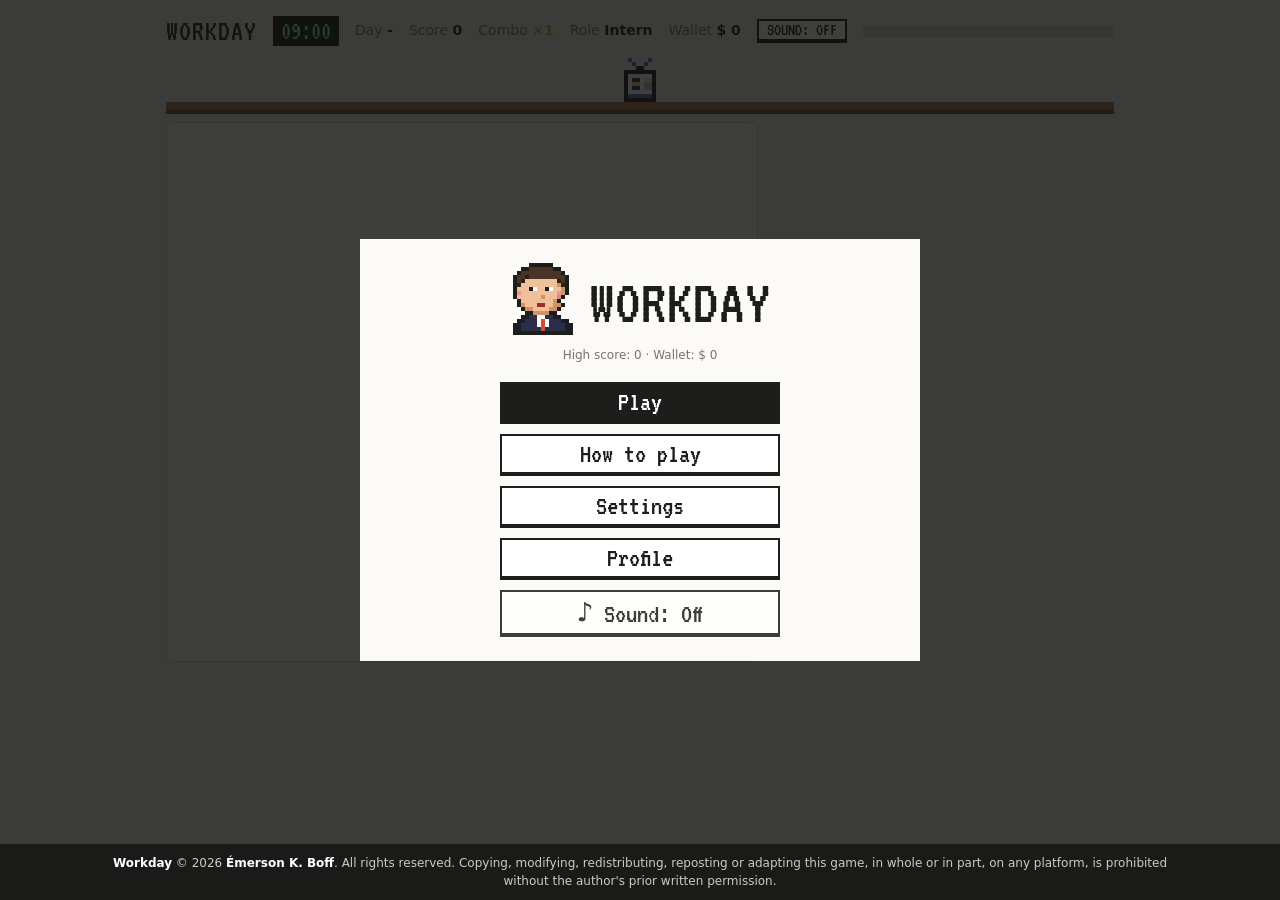
<file: releases/workday-v1.0-pre-overhaul.html>
<!doctype html>
<html lang="pt-BR">
<head>
<meta charset="utf-8">
<meta name="viewport" content="width=device-width, initial-scale=1">
<title>Workday</title>
<meta name="author" content="Émerson K. Boff">
<meta name="copyright" content="Workday © 2026 Émerson K. Boff. Todos os direitos reservados.">
<link rel="preconnect" href="https://fonts.googleapis.com">
<link href="https://fonts.googleapis.com/css2?family=VT323&display=swap" rel="stylesheet">
<!--
  Workday © 2026 Émerson K. Boff. Todos os direitos reservados.
  É proibido copiar, modificar, redistribuir, republicar ou adaptar este jogo,
  no todo ou em parte, em qualquer plataforma, sem autorização prévia e por escrito do autor.
-->
<style>
  :root {
    --bg: #ecebe6; --panel: #fbfaf7; --card: #ffffff; --ink: #1d1d1b; --muted: #77756e; --line: #d4d2ca;
    --hl: #fff3cf; --hl2: #ffd56b; --bad-bg: #fde9e5; --dead-bg: #d8d6cf; --slow-bg: #f3ece2;
    --fin: #2f7d4f; --rh: #c2562f; --jur: #3c5aa8; --ti: #8a5bb5;
    --danger: #c23b2f; --ok: #2f7d4f; --warn: #e0a030; --wood: #a5734a; --wood-dark: #7a5235;
    --pixel: 'VT323', ui-monospace, monospace;
  }
  @media (prefers-color-scheme: dark) {
    :root:not([data-theme="light"]) {
      --bg: #17171a; --panel: #212125; --card: #2b2b30; --ink: #ebe9e2; --muted: #9c9a92; --line: #3a3a40;
      --hl: #4d4118; --hl2: #7a6212; --bad-bg: #4a2522; --dead-bg: #3b3a37; --slow-bg: #2b261f;
      --ok: #5cbf7e; --danger: #e8604f; --wood: #6e4a2e; --wood-dark: #4a311e; color-scheme: dark;
    }
  }
  :root[data-theme="dark"] {
    --bg: #17171a; --panel: #212125; --card: #2b2b30; --ink: #ebe9e2; --muted: #9c9a92; --line: #3a3a40;
    --hl: #4d4118; --hl2: #7a6212; --bad-bg: #4a2522; --dead-bg: #3b3a37; --slow-bg: #2b261f;
    --ok: #5cbf7e; --danger: #e8604f; --wood: #6e4a2e; --wood-dark: #4a311e; color-scheme: dark;
  }
  * { box-sizing: border-box; -webkit-user-select: none; user-select: none; -webkit-touch-callout: none; -webkit-tap-highlight-color: transparent; }
  html, body { touch-action: manipulation; overscroll-behavior: none; }
  canvas, img { -webkit-user-drag: none; pointer-events: auto; }
  body { margin: 0; background: var(--bg); color: var(--ink); font: 14px/1.4 system-ui, sans-serif; user-select: none; overflow-x: hidden; }
  canvas.sp { image-rendering: pixelated; display: block; }
  #app { position: relative; z-index: 1; max-width: 980px; margin: 0 auto; padding: 16px; display: grid; grid-template-columns: 1fr 340px; gap: 12px 16px; }
  header { grid-column: 1 / -1; display: flex; align-items: center; gap: 6px 16px; flex-wrap: wrap; }
  header h1 { font: 30px/1 var(--pixel); margin: 0; letter-spacing: 1px; }
  .stat { font-variant-numeric: tabular-nums; color: var(--muted); }
  .stat b { color: var(--ink); }
  #clock { font: 26px/1 var(--pixel); background: #1d1d1b; color: #7dff9a; padding: 2px 8px; }
  #combo b { color: var(--warn); }
  #stressWrap { flex: 1; min-width: 140px; height: 12px; background: var(--line); overflow: hidden; }
  #stress { height: 100%; width: 0; background: linear-gradient(90deg, var(--warn), var(--danger)); transition: width .2s; }
  .pxbtn { font: 18px var(--pixel); background: var(--card); border: 2px solid var(--ink); border-bottom-width: 4px; padding: 0 8px; cursor: pointer; color: var(--ink); }
  .pxbtn:hover:not(:disabled) { background: var(--hl); }
  .pxbtn:focus-visible { outline: 3px solid var(--warn); outline-offset: 2px; }
  .pxbtn:disabled { opacity: .4; cursor: default; }
  .menu .menusound { font-size: 20px; opacity: .85; }
  .pxrange { -webkit-appearance: none; appearance: none; width: 100%; max-width: 260px; height: 14px; background: var(--line); box-shadow: inset 0 0 0 2px var(--ink); cursor: pointer; }
  .pxrange::-webkit-slider-thumb { -webkit-appearance: none; width: 18px; height: 24px; background: var(--card); border: 3px solid var(--ink); border-bottom-width: 5px; }
  .pxrange::-moz-range-thumb { width: 14px; height: 20px; background: var(--card); border: 3px solid var(--ink); border-radius: 0; }
  .pxrange:focus-visible { outline: 3px solid var(--warn); outline-offset: 3px; }
  .pxbtn.on { background: var(--ink); color: var(--card); }

  #desk { grid-column: 1 / -1; min-height: 52px; border-bottom: 8px solid var(--wood); box-shadow: 0 4px 0 var(--wood-dark); padding: 0 8px; }
  #decorLayer { position: fixed; inset: 0; z-index: 0; pointer-events: none; }
  #decorLayer canvas { position: absolute; height: auto !important; filter: drop-shadow(0 8px 0 rgba(0,0,0,.18)); animation: settle .5s steps(4) both; }
  @keyframes settle { from { transform: translateY(-18px); opacity: 0; } }
  #desk .decor { display: flex; align-items: flex-end; justify-content: space-evenly; gap: 10px; flex-wrap: wrap; width: 100%; }
  #inv { grid-column: 1 / -1; display: flex; gap: 6px; align-items: center; flex-wrap: wrap; }
  #inv:empty { display: none; }
  .chip { font: 16px var(--pixel); background: var(--ink); color: var(--card); padding: 0 6px; }
  .chip.perk-chip { background: var(--fin); color: #fff; }

  .px { background: var(--card); box-shadow: 0 -3px 0 0 var(--ink), 0 3px 0 0 var(--ink), -3px 0 0 0 var(--ink), 3px 0 0 0 var(--ink); margin: 3px; }

  #board { position: relative; height: 540px; background: var(--panel); border: 1px solid var(--line); border-radius: 8px; overflow: hidden; }
  #board.slow { background: var(--slow-bg); }
  #board.shake { animation: shake .3s; }
  @keyframes shake { 20% { transform: translate(-6px, 2px); } 40% { transform: translate(5px, -3px); } 60% { transform: translate(-4px, 1px); } 80% { transform: translate(3px, 0); } }
  .lane { position: absolute; top: 0; bottom: 0; border-right: 1px dashed var(--line); }
  .tray { position: absolute; bottom: 0; height: 56px; display: flex; align-items: center; justify-content: center;
          color: #fff; font: 22px var(--pixel); letter-spacing: .5px; transition: background .25s; }
  .tray.hit { animation: hit .35s; }
  @keyframes hit { 50% { filter: brightness(1.5); transform: translateY(-4px); } }
  .tray.warn { animation: warn .2s infinite alternate; }
  @keyframes warn { to { filter: brightness(1.6) saturate(.3); } }
  .file { position: absolute; height: 54px; border-radius: 4px; background: var(--card); border: 2px solid; display: flex; align-items: center; gap: 8px;
          padding: 0 8px; font-size: 12px; box-shadow: 0 2px 4px rgba(0,0,0,.12); transition: left .08s; z-index: 2; }
  .file .txt { display: flex; flex-direction: column; min-width: 0; }
  .file .tag { font-weight: 700; white-space: nowrap; overflow: hidden; text-overflow: ellipsis; }
  .file .sub { color: var(--muted); font-size: 11px; }
  .file.urgent { animation: urgent .3s infinite alternate; }
  @keyframes urgent { to { border-color: var(--danger); background: var(--bad-bg); } }
  .file.dead { background: var(--dead-bg); border-color: var(--muted) !important; border-style: dashed; }
  .flash { position: absolute; font: 24px var(--pixel); pointer-events: none; animation: up .8s forwards; z-index: 5; white-space: nowrap; }
  @keyframes up { to { transform: translateY(-40px); opacity: 0; } }
  .coffee { position: absolute; z-index: 3; cursor: pointer; animation: bob .5s infinite alternate; }
  @keyframes bob { to { transform: translateY(-6px); } }

  #tip { position: absolute; top: 10px; left: 10px; right: 10px; z-index: 6; display: flex; gap: 10px; align-items: center;
         padding: 6px 12px; background: var(--hl); font: 22px/1.1 var(--pixel); pointer-events: none; animation: pop .2s; }
  #tip b { color: var(--danger); font-weight: normal; }

  #freeze { position: absolute; inset: 0; z-index: 4; background: color-mix(in srgb, var(--panel) 75%, transparent); display: flex; flex-direction: column;
            align-items: center; justify-content: center; gap: 10px; font: 26px var(--pixel); text-align: center; }
  #freeze .px { padding: 14px 20px; display: flex; flex-direction: column; align-items: center; gap: 8px; }
  .bar { width: 200px; height: 12px; background: var(--line); }
  .bar i { display: block; height: 100%; width: 0; background: var(--ok); }

  #tasks { display: flex; flex-direction: column; gap: 10px; height: 540px; overflow: hidden; }
  .task { background: var(--panel); border: 1px solid var(--line); border-radius: 8px; padding: 10px 12px; position: relative; overflow: hidden; animation: pop .15s; display: flex; gap: 10px; align-items: center; }
  .task.failed { background: var(--bad-bg); }
  .task .body { flex: 1; min-width: 0; }
  @keyframes pop { from { transform: scale(.9); opacity: 0; } }
  .task h3 { margin: 0 0 6px; font: 18px/1 var(--pixel); text-transform: uppercase; letter-spacing: 1px; color: var(--muted); }
  .task .timer { position: absolute; left: 0; bottom: 0; height: 3px; background: var(--danger); }
  .task button { font: inherit; padding: 6px 10px; border: 1px solid var(--ink); background: var(--card); color: var(--ink); border-radius: 4px; cursor: pointer; }
  .task button:hover { background: var(--ink); color: var(--card); }
  .row { display: flex; gap: 6px; flex-wrap: wrap; }
  .typed { font: 24px var(--pixel); letter-spacing: 3px; }
  .typed .done { color: var(--ok); }
  .typed .wrong { color: var(--danger); }
  .phone { width: 100%; padding: 12px !important; position: relative; overflow: hidden; }
  .phone .fill { position: absolute; left: 0; top: 0; bottom: 0; background: color-mix(in srgb, var(--ok) 35%, transparent); width: 0; pointer-events: none; }
  .keycap { font: 28px var(--pixel); color: var(--ink); cursor: pointer; display: inline-block; padding: 0 10px; border: 2px solid var(--ink); border-bottom-width: 5px; background: var(--card); }
  .hint { color: var(--muted); font-size: 12px; }

  #bossAlert { position: fixed; top: 16px; left: 50%; transform: translateX(-50%); z-index: 16; display: flex; gap: 12px; align-items: center;
               padding: 10px 18px; background: var(--hl); font: 28px var(--pixel); animation: alert .25s infinite alternate; white-space: nowrap; }
  @keyframes alert { to { background: var(--hl2); } }

  /* Janelas de vírus: visual "retrô" fixo, igual nos dois temas */
  .popup { position: fixed; z-index: 15; width: 230px; font: 20px/1.1 var(--pixel); animation: pop .12s; background: #fffbe6; color: #1d1d1b; }
  .popup .title { background: #2a2fa0; color: #fff; display: flex; justify-content: space-between; align-items: center; padding: 2px 4px 2px 8px; }
  .popup .x { width: 22px; height: 20px; background: #c9c6bd; color: #1d1d1b; border: 2px outset #fff; font: 18px/14px var(--pixel); cursor: pointer; padding: 0; }
  .popup .content { display: flex; gap: 10px; padding: 10px; align-items: center; cursor: pointer; }

  #video { position: fixed; left: 16px; bottom: 16px; z-index: 14; width: 230px; font: 18px var(--pixel); }
  #video .title { background: var(--ink); color: var(--card); padding: 2px 8px; display: flex; justify-content: space-between; }
  #video .cam { background: #6e8fb5; display: flex; justify-content: center; padding-top: 10px; position: relative; }
  #video .cam .rec { position: absolute; top: 6px; left: 8px; color: #fff; }
  #lane { position: fixed; left: 16px; bottom: 210px; width: 240px; height: 330px; z-index: 14; pointer-events: none; }
  .bubble { position: absolute; left: 10px; padding: 4px 10px; font: 22px/1.1 var(--pixel); pointer-events: auto; cursor: pointer; white-space: nowrap; }
  .bubble::after { content: ''; position: absolute; left: 12px; bottom: -9px; width: 3px; height: 3px; background: var(--ink);
                   box-shadow: 3px 0 var(--ink), 0 3px var(--ink), 3px 3px var(--card), 6px 0 var(--card), 0 6px var(--ink), 6px 3px var(--ink); }
  .bubble.popped { animation: burst .2s forwards; pointer-events: none; }
  @keyframes burst { to { transform: scale(1.4); opacity: 0; } }

  #toast { position: fixed; right: 16px; top: 16px; z-index: 13; width: 290px; display: flex; gap: 10px; padding: 10px; font: 20px/1.1 var(--pixel); animation: slide .3s; }
  #toast small { display: block; color: var(--muted); font-size: 16px; }
  @keyframes slide { from { transform: translateX(120%); } }

  #vignette { position: fixed; inset: 0; pointer-events: none; z-index: 12; box-shadow: inset 0 0 120px 30px rgba(194,59,47,.55); opacity: 0; }
  #vignette.on { animation: pulse .6s infinite alternate; }
  @keyframes pulse { from { opacity: .25; } to { opacity: 1; } }

  .legalbar { position: fixed; left: 0; right: 0; bottom: 0; z-index: 1; text-align: center; font-size: 12px; line-height: 1.5; color: #cfcac0;
              background: rgba(0,0,0,.55); padding: 10px max(16px, env(safe-area-inset-right, 0px)) max(10px, env(safe-area-inset-bottom, 0px)) max(16px, env(safe-area-inset-left, 0px)); }
  .legalbar b { color: #fff; }
  .legalbar p { margin: 0 auto; max-width: 1100px; }

  .overlay { position: fixed; inset: 0; background: rgba(15,15,14,.8); display: flex; align-items: center; justify-content: center; z-index: 30; padding: 16px; }
  .card { background: var(--panel); color: var(--ink); padding: 24px 28px; max-width: 560px; width: 100%; max-height: 92vh; overflow: auto; }
  .card h2 { margin: 0 0 8px; font: 38px/1 var(--pixel); text-wrap: balance; }
  .card h4 { margin: 14px 0 6px; font: 22px/1 var(--pixel); text-transform: uppercase; letter-spacing: 1px; color: var(--muted); }
  .card .actions { display: flex; gap: 10px; flex-wrap: wrap; margin-top: 16px; }
  .card .pxbtn { font-size: 24px; padding: 2px 14px; }
  .card .pxbtn.main { background: var(--ink); color: var(--card); }
  .card .legal { margin-top: 18px; font-size: 11px; color: var(--muted); }
  .menu { display: flex; flex-direction: column; gap: 10px; align-items: stretch; max-width: 280px; margin: 18px auto 0; }
  .menu .pxbtn { font-size: 28px; padding: 4px 14px; }
  .logo { display: flex; justify-content: center; gap: 12px; align-items: flex-end; }
  .logo h2 { font-size: 64px; margin: 0; }
  .center { text-align: center; }
  .setting { display: grid; grid-template-columns: 130px 1fr; gap: 8px 12px; align-items: center; margin: 10px 0; }
  .setting > span { font: 22px var(--pixel); }
  .seg { display: flex; gap: 6px; flex-wrap: wrap; align-items: center; }
  .big { font: 32px var(--pixel); color: var(--ok); }
  .money { font: 26px var(--pixel); color: var(--ok); }
  .cause { display: grid; grid-template-columns: 150px 1fr 44px; gap: 8px; align-items: center; font: 20px var(--pixel); }
  .cause .b { height: 12px; background: var(--danger); }
  .grid { display: grid; grid-template-columns: repeat(auto-fill, minmax(150px, 1fr)); gap: 10px; }
  .item { border: 2px solid var(--ink); background: var(--card); color: var(--ink); padding: 8px; display: flex; flex-direction: column; gap: 4px; align-items: flex-start; text-align: left; font: inherit; }
  .item .nm { font: 22px/1 var(--pixel); }
  .item .ds { font-size: 12px; color: var(--muted); flex: 1; }
  .item .pr { font: 20px var(--pixel); color: var(--ok); }
  .item.owned { opacity: .55; }
  .perk { cursor: pointer; border-width: 3px; }
  .perk:hover { background: var(--hl); }
  .statgrid { display: grid; grid-template-columns: repeat(auto-fill, minmax(170px, 1fr)); gap: 2px 14px; font: 20px var(--pixel); }
  .statgrid b { font-weight: normal; color: var(--ok); }
  kbd { border: 1px solid var(--line); border-bottom-width: 2px; border-radius: 3px; padding: 0 5px; font-size: 12px; background: var(--card); color: var(--ink); }
  .hidden { display: none !important; }

  /* Planilha falsa: imita um programa claro, nos dois temas */
  #boss { position: fixed; inset: 0; background: #fff; z-index: 40; font: 13px Arial, sans-serif; color: #222; overflow: hidden; }
  #boss .bar2 { background: #1e6e42; color: #fff; padding: 6px 12px; }
  #boss table { border-collapse: collapse; }
  #boss td { border: 1px solid #ddd; padding: 3px 8px; min-width: 90px; height: 22px; }
  #boss tr:first-child td, #boss td:first-child { background: #f3f3f3; color: #666; text-align: center; }

  /* ===== Cenas: ponto, ticket, mercado, caixa ===== */
  #scene { position: fixed; inset: 0; z-index: 30; overflow: auto; padding: 16px; }
  .sc-out { background: rgba(15,15,14,.55); display: flex; flex-direction: column; align-items: center; gap: 12px; padding-top: 4vh; }
  .sc-in { background: var(--bg); display: flex; justify-content: center; align-items: flex-start; padding-top: 4vh; }
  .sc-col { display: flex; flex-direction: column; align-items: center; gap: 12px; }
  .sc-col h2 { font: 52px/1 var(--pixel); margin: 0; }
  .sc-hint { font: 22px var(--pixel); color: #fff; background: rgba(0,0,0,.55); padding: 2px 12px; margin: 0; }
  .note { padding: 10px 14px; background: var(--hl); max-width: 380px; display: flex; flex-direction: column; gap: 2px; }
  .note small { font: 16px var(--pixel); color: var(--muted); text-transform: uppercase; letter-spacing: 1px; }
  .note b { font: 30px/1 var(--pixel); }
  .clockdev { position: relative; width: 248px; background: #c9c5b8; color: #1d1d1b; padding: 14px; display: flex; flex-direction: column; align-items: center; gap: 12px;
              box-shadow: 0 -4px 0 #1d1d1b, 0 4px 0 #1d1d1b, -4px 0 0 #1d1d1b, 4px 0 0 #1d1d1b, inset -6px -6px 0 #8d8a80, inset 6px 6px 0 #e8e5da, 0 14px 0 rgba(0,0,0,.25); margin-bottom: 380px; }
  .clockdev::before, .clockdev::after { content: ''; position: absolute; top: 10px; width: 6px; height: 6px; background: #6d6b65; box-shadow: 0 1px 0 #e8e5da; }
  .clockdev::before { left: 10px; } .clockdev::after { right: 10px; }
  .clockdev.slide-in { animation: slidein 1.8s cubic-bezier(.15,.8,.25,1) both; }
  @keyframes slidein { from { transform: translateX(calc(50vw + 320px)); } }
  .clockdev.shake { animation: shake .3s; }
  .clockdev .brand { font: 18px var(--pixel); letter-spacing: 2px; color: #4a4843; text-shadow: 0 1px 0 #e8e5da; }
  .lcd { width: 100%; background: #1f3a24; color: #7dff9a; font: 20px/1.1 var(--pixel); padding: 6px 8px; text-align: center;
         box-shadow: inset 3px 3px 0 #0f1f12, 0 0 0 3px #4a4843; text-shadow: 0 0 6px rgba(125,255,154,.6);
         background-image: repeating-linear-gradient(0deg, rgba(0,0,0,.18) 0 1px, transparent 1px 3px); }
  .lcd .t1 { font-size: 34px; }
  .lcd.bad { color: #ff6b5b; text-shadow: 0 0 6px rgba(255,107,91,.6); } .lcd.good { color: #c8ff7d; }
  .pad { position: relative; width: 100px; height: 112px; background: #22252b; display: flex; align-items: center; justify-content: center; cursor: pointer;
         touch-action: none; box-shadow: inset 0 0 0 4px #1d1d1b, inset 6px 6px 0 #2f333b, 0 0 0 3px #8d8a80; overflow: hidden; }
  .pad:hover { box-shadow: inset 0 0 0 4px #1d1d1b, inset 6px 6px 0 #2f333b, 0 0 0 3px #7dff9a; }
  .pad .prog { position: absolute; left: 0; right: 0; bottom: 0; height: 0; background: rgba(125,255,154,.3); pointer-events: none; }
  .pad .scan { position: absolute; left: 4px; right: 4px; height: 3px; background: #7dff9a; box-shadow: 0 0 8px #7dff9a; top: 0; opacity: 0; pointer-events: none; }
  .pad.reading .scan { opacity: 1; animation: scan .5s steps(8) infinite alternate; }
  @keyframes scan { to { top: calc(100% - 3px); } }
  .clockdev .slot { width: 204px; height: 10px; background: #1d1d1b; box-shadow: 0 -2px 0 #8d8a80, 0 2px 0 #e8e5da; }
  .paper { position: absolute; top: calc(100% - 19px); left: 50%; transform: translateX(-50%); width: 196px; height: 400px; overflow: hidden; pointer-events: none; }
  .strip { pointer-events: auto; }
  .stub { height: 8px; background: #fdfcf6; }
  .perf { border-top: 3px dashed #9a9a9a; background: #fdfcf6; }
  .perf.stretch { border-top-color: var(--danger); }
  .perf.torn { border-top-style: dotted; }
  .ticket { background: #fdfcf6; color: #1d1d1b; padding: 10px 12px 16px; font: 18px/1.2 var(--pixel); width: 196px; cursor: grab; touch-action: none;
            background-image: linear-gradient(90deg, rgba(0,0,0,.04) 0 2px, transparent 2px calc(100% - 2px), rgba(0,0,0,.04) calc(100% - 2px));
            -webkit-mask: linear-gradient(#000 0 0) top/100% calc(100% - 6px) no-repeat, conic-gradient(from 135deg at top, #0000, #000 1deg 89deg, #0000 90deg) bottom/12px 6px repeat-x;
            mask: linear-gradient(#000 0 0) top/100% calc(100% - 6px) no-repeat, conic-gradient(from 135deg at top, #0000, #000 1deg 89deg, #0000 90deg) bottom/12px 6px repeat-x; }
  .ticket.grab { cursor: grabbing; }
  .ticket.free { position: fixed; z-index: 5; cursor: default; filter: drop-shadow(0 8px 0 rgba(0,0,0,.35)); }
  .tk-head { text-align: center; font-size: 26px; letter-spacing: 2px; }
  .tk-sub { text-align: center; font-size: 15px; border-bottom: 2px dashed #9a9a9a; margin-bottom: 6px; padding-bottom: 4px; }
  .tk-row { display: flex; justify-content: space-between; gap: 8px; }
  .tk-row b { font-weight: normal; text-align: right; }
  .tk-bar { height: 24px; margin-top: 8px; background: repeating-linear-gradient(90deg, #1d1d1b 0 2px, transparent 2px 4px, #1d1d1b 4px 7px, transparent 7px 9px, #1d1d1b 9px 10px, transparent 10px 13px); }
  .pxcover { position: fixed; inset: 0; display: grid; z-index: 2; pointer-events: none; }
  .pxcover i { background: var(--bg); opacity: 0; animation: pxin .01s steps(1) forwards; }
  @keyframes pxin { to { opacity: 1; } }
  .endbtns { position: fixed; left: 50%; bottom: max(24px, env(safe-area-inset-bottom, 0px)); transform: translateX(-50%); display: flex; gap: 10px; z-index: 6; flex-wrap: wrap; justify-content: center; width: calc(100% - 32px); }
  #scene .pxbtn { font-size: 24px; padding: 2px 14px; }
  #scene .pxbtn.main { background: var(--ink); color: var(--card); }
  #scene .msg { position: fixed; top: 16px; left: 50%; transform: translateX(-50%); z-index: 12; padding: 6px 14px; font: 22px var(--pixel); background: var(--hl); }
  #dust { position: fixed; inset: 0; pointer-events: none; z-index: 28; }
  #dust i { position: fixed; width: 4px; height: 4px; }

  .sc-market { background: var(--bg); padding-bottom: calc(clamp(240px, 28vw, 400px) * 15 / 26 + 40px);
               background-image: linear-gradient(var(--bg) 0 0), repeating-linear-gradient(90deg, color-mix(in srgb, var(--line) 40%, transparent) 0 2px, transparent 2px 48px);
               background-size: 100% 0, auto; }
  .mk-top { display: flex; gap: 8px 18px; align-items: center; flex-wrap: wrap; max-width: 1400px; margin: 0 auto; }
  .mk-top h2 { font: 44px/1 var(--pixel); margin: 0; flex: 1; }
  .mk-sign { max-width: 1400px; margin: 0 auto 10px; height: 18px; background: repeating-linear-gradient(90deg, var(--rh) 0 24px, #fdfcf6 24px 48px);
             clip-path: polygon(0 0, 100% 0, 100% 60%, 97.5% 100%, 95% 60%, 92.5% 100%, 90% 60%, 87.5% 100%, 85% 60%, 82.5% 100%, 80% 60%, 77.5% 100%, 75% 60%, 72.5% 100%, 70% 60%, 67.5% 100%, 65% 60%, 62.5% 100%, 60% 60%, 57.5% 100%, 55% 60%, 52.5% 100%, 50% 60%, 47.5% 100%, 45% 60%, 42.5% 100%, 40% 60%, 37.5% 100%, 35% 60%, 32.5% 100%, 30% 60%, 27.5% 100%, 25% 60%, 22.5% 100%, 20% 60%, 17.5% 100%, 15% 60%, 12.5% 100%, 10% 60%, 7.5% 100%, 5% 60%, 2.5% 100%, 0 60%); }
  .mk-hint { max-width: 1400px; margin: 6px auto 14px; }
  .shelves { max-width: 1400px; margin: 0 auto; display: flex; flex-direction: column; gap: 34px; background: var(--panel); padding: 22px 16px 28px;
             background-image: linear-gradient(90deg, var(--wood-dark) 0 10px, transparent 10px calc(100% - 10px), var(--wood-dark) calc(100% - 10px)); }
  .shelf { display: flex; justify-content: space-around; align-items: flex-end; gap: 8px; flex-wrap: wrap; border-bottom: 12px solid var(--wood);
           box-shadow: 0 6px 0 var(--wood-dark), 0 14px 0 rgba(0,0,0,.12); padding: 0 18px 6px; min-height: 120px; }
  .slot { background: none; border: 0; color: var(--ink); display: flex; flex-direction: column; align-items: center; gap: 4px; cursor: pointer; padding: 4px; font: inherit; max-width: 200px; }
  .slot canvas { width: clamp(56px, 7.5vw, 128px) !important; height: auto !important; transition: transform .12s steps(2); filter: drop-shadow(0 3px 0 rgba(0,0,0,.18)); }
  .slot:hover:not(.sold) canvas { transform: translateY(-5px); }
  .slot .nm { font: 20px/1 var(--pixel); text-align: center; }
  .slot .ds { font-size: 11px; color: var(--muted); text-align: center; }
  .ptag { font: 18px var(--pixel); background: #ffe066; color: #1d1d1b; padding: 0 6px; box-shadow: 0 2px 0 #b8941d; }
  .slot.sold { opacity: .3; cursor: default; }
  .basket { position: fixed; left: 50%; bottom: 12px; transform: translateX(-50%); width: clamp(240px, 28vw, 400px); aspect-ratio: 26 / 15; max-width: calc(100% - 32px); z-index: 4; filter: drop-shadow(0 6px 0 rgba(0,0,0,.25)); }
  .bitems { position: absolute; left: 4%; right: 4%; top: -30%; bottom: 50%; }
  .inbasket { position: absolute; cursor: pointer; }
  .bfront { position: absolute; left: 0; bottom: 0; width: 100% !important; height: auto !important; pointer-events: none; z-index: 2; }
  .register { max-width: 1100px; margin: 12px auto; display: flex; flex-direction: column; gap: 18px; }
  .lcd2 { background: #1f3a24; color: #7dff9a; font: 22px/1.2 var(--pixel); padding: 10px 14px; min-height: 120px; box-shadow: inset 3px 3px 0 #0f1f12, 0 0 0 4px #4a4843;
          text-shadow: 0 0 6px rgba(125,255,154,.5); background-image: repeating-linear-gradient(0deg, rgba(0,0,0,.18) 0 1px, transparent 1px 3px); }
  .lcd2 .lines div { display: flex; justify-content: space-between; gap: 10px; }
  .lcd2 .tot { border-top: 2px dashed #3f7a4a; margin-top: 6px; padding-top: 4px; text-align: right; font-size: 28px; }
  .lcd2.good { color: #c8ff7d; }
  .lcd2 .funds { text-align: right; font-size: 18px; opacity: .8; }
  .lcd2.over { color: #ff8a7a; text-shadow: 0 0 6px rgba(255,107,91,.6); }
  .lcd2.over .funds { opacity: 1; animation: blink .8s steps(1) infinite; }
  .inbag { cursor: pointer; }
  .mk-top .money.over b { color: var(--danger); }
  .belt { display: grid; grid-template-columns: 1fr auto 1fr; align-items: end; gap: 10px; padding: 16px 12px 12px; min-height: 120px;
          box-shadow: 0 -4px 0 #4a4843, 0 8px 0 #1d1d1b, 0 14px 0 rgba(0,0,0,.2);
          background: repeating-linear-gradient(90deg, #2b2b30 0 14px, #34343a 14px 28px); animation: belt 1s steps(7) infinite; }
  @keyframes belt { to { background-position: 28px 0; } }
  .lane-in, .lane-out { display: flex; gap: 10px; align-items: flex-end; flex-wrap: wrap; min-height: 70px; }
  .lane-out { justify-content: flex-end; }
  .belt-item, .lane-out canvas { width: clamp(48px, 6vw, 96px) !important; height: auto !important; }
  .belt-item { cursor: pointer; transition: transform .1s steps(2); }
  .belt-item:hover { transform: translateY(-4px); }
  .scanner { position: relative; }
  .laser { position: absolute; left: 8px; right: 8px; bottom: calc(100% - 6px); height: 40px; background: linear-gradient(transparent, rgba(255,60,60,.75)); opacity: 0; }
  .laser.beep { animation: beep .3s steps(2); }
  @keyframes beep { 50% { opacity: 1; } }
  .pay { max-width: 760px; margin: 0 auto; display: flex; flex-direction: column; gap: 10px; align-items: flex-start; }
  .pay h4 { font: 22px var(--pixel); margin: 0; text-transform: uppercase; color: var(--muted); }
  .paym { display: flex; align-items: center; gap: 8px; }
  #scene .actions { max-width: 760px; margin: 16px auto; display: flex; gap: 10px; }

  #pad { position: fixed; left: 0; right: 0; bottom: 0; z-index: 20; display: flex; gap: 8px; align-items: center;
         padding: 8px max(12px, env(safe-area-inset-right, 0px)) max(8px, env(safe-area-inset-bottom, 0px)) max(12px, env(safe-area-inset-left, 0px));
         background: color-mix(in srgb, var(--bg) 92%, transparent); border-top: 3px solid var(--ink); }
  #pad .pxbtn { font-size: 26px; padding: 8px 0; touch-action: manipulation; }
  #pad .pxbtn:active { background: var(--hl); transform: translateY(2px); }
  #pad .pxbtn { padding: 6px 14px; }
  #pad .ctx { display: none; background: var(--danger); color: #fff; border-color: #1d1d1b; animation: alert .25s infinite alternate; }
  #pad .ctx.show { display: block; flex: 1; font-size: 20px; white-space: nowrap; overflow: hidden; text-overflow: ellipsis; }
  #pad .padsp { flex: 1; }
  #pad .ctx.show ~ .padsp { display: none; }
  body.touch #app { padding-bottom: 70px; }
  /* ===== Relógio de ponto (inspirado em aparelho real) ===== */
  .devwrap { position: fixed; left: 50%; bottom: 20px; transform-origin: bottom center; transition: transform .6s steps(8); }
  .sc-out .sc-hint { position: fixed; top: 14px; left: 50%; transform: translateX(-50%); z-index: 2; white-space: nowrap; }
  .clockdev { width: 330px; margin: 0; padding: 0 16px 18px; gap: 14px; color: #e8e4d8; align-items: stretch;
              background: linear-gradient(160deg, #3a3d45 0%, #1f2025 42%, #131417 100%);
              box-shadow: 0 -4px 0 #000, 0 4px 0 #000, -4px 0 0 #000, 4px 0 0 #000, inset 0 6px 0 #4f535d, inset -6px 0 0 #0b0c0e, inset 6px 0 0 #2c2e34, 0 16px 0 rgba(0,0,0,.3); }
  .clockdev::before { left: 0; top: 168px; width: 100%; height: 8px; background: linear-gradient(100deg, transparent 6%, #4f535d 6% 58%, transparent 58%); box-shadow: none; }
  .clockdev::after { left: 0; right: auto; top: 46px; width: 60%; height: 4px; background: #2c2e34; box-shadow: none; }
  .clockdev .hump { margin: 0 -16px; height: 38px; background: linear-gradient(#41444d, #24262b); display: flex; justify-content: center; align-items: center;
                    box-shadow: inset 0 5px 0 #5a5f6a, inset 0 -4px 0 #17181b; }
  .clockdev .slot { width: 214px; height: 12px; background: #050506; box-shadow: 0 3px 0 #5a5f6a, 0 -3px 0 #0b0c0e; }
  .cd-row { display: flex; gap: 12px; align-items: center; position: relative; z-index: 1; }
  .clockdev .lcd { flex: 1; text-align: left; color: #fff; padding: 6px 10px 0; text-shadow: none;
                   background: linear-gradient(#22376e, #0d1735); box-shadow: 0 0 0 4px #08080a, 0 0 0 7px #3a3d45; }
  .clockdev .lcd .date { font: 14px var(--pixel); color: #c8d6ff; }
  .clockdev .lcd .t1 { font: 46px/1 var(--pixel); }
  .clockdev .lcd .t2 { font: 16px/1.1 var(--pixel); color: #9ec0ff; min-height: 18px; }
  .clockdev .lcd .menu { margin: 4px -10px 0; background: #c23b2f; text-align: right; font: 12px/14px var(--pixel); padding: 0 6px; }
  .clockdev .lcd.bad, .clockdev .lcd.good { color: #fff; text-shadow: none; }
  .clockdev .lcd.bad .t2 { color: #ff8a7a; } .clockdev .lcd.good .t2 { color: #9dff9a; }
  .cd-side { width: 78px; display: flex; flex-direction: column; align-items: center; gap: 10px; }
  .usb { width: 30px; height: 20px; background: #08080a; box-shadow: inset 0 0 0 3px #75727b, inset 0 0 0 6px #08080a; }
  .btns { display: flex; gap: 6px; } .rb, .bb { width: 28px; height: 10px; display: block; }
  .rb { background: #d23a2e; box-shadow: 0 3px 0 #7d1d16; } .bb { background: #2f6bff; box-shadow: 0 3px 0 #173a8f; }
  .cd-side .brand { font: 16px/1 var(--pixel); color: #e8e4d8; text-align: center; letter-spacing: 1px; text-shadow: none; }
  .cd-bottom { justify-content: space-between; align-items: flex-end; }
  .sticker { font: 13px/1.15 var(--pixel); background: #e8e4d8; color: #1d1d1b; padding: 4px 6px; box-shadow: 0 2px 0 #8d8a80; }
  .reader { background: #08080a; padding: 10px 12px 8px; box-shadow: inset 0 0 0 3px #2a2c31, 0 -5px 0 #3a3d45; }
  .clockdev .pad { width: 84px; height: 96px; background: radial-gradient(#3f7bff, #0e2a7a 75%); box-shadow: 0 0 18px rgba(47,107,255,.7), inset 0 0 0 3px #0a1a4a; }
  .clockdev .pad:hover { box-shadow: 0 0 26px rgba(120,170,255,.95), inset 0 0 0 3px #9ec0ff; }
  .clockdev .pad .scan { background: #dfe9ff; box-shadow: 0 0 8px #dfe9ff; }
  .clockdev .pad .prog { background: rgba(207,224,255,.35); }
  .clockdev .paper { top: auto; bottom: calc(100% - 26px); height: 360px; display: flex; flex-direction: column; justify-content: flex-end; }
  .clockdev .strip { display: flex; flex-direction: column; }
  .clockdev .ticket { -webkit-mask: linear-gradient(#000 0 0) bottom/100% calc(100% - 6px) no-repeat, conic-gradient(from -45deg at bottom, #0000, #000 1deg 89deg, #0000 90deg) top/12px 6px repeat-x;
                      mask: linear-gradient(#000 0 0) bottom/100% calc(100% - 6px) no-repeat, conic-gradient(from -45deg at bottom, #0000, #000 1deg 89deg, #0000 90deg) top/12px 6px repeat-x;
                      padding: 16px 12px 10px; }
  .clockdev .perf::after { top: -2px; }

  @media (max-width: 760px) {
    body.touch #app { height: 100dvh; display: flex; flex-direction: column; padding-bottom: 66px; overflow: hidden; }
    body.touch #board { flex: 1 1 auto; height: auto; min-height: 0; }
    body.touch #tasks { flex: 0 0 auto; height: auto; max-height: 36dvh; }
    body.touch #tasks:empty { display: none; }
    body.touch #desk { min-height: 0; }
  }
  #kb { position: fixed; left: 0; bottom: 0; width: 1px; height: 1px; opacity: 0; font-size: 16px; border: 0; padding: 0; pointer-events: none; }
  button, .pad, .ticket { touch-action: manipulation; }
  #board { touch-action: none; }
  /* ===== v7: ticket, entardecer, sono, mercado em tela cheia, caixa ===== */
  .perf { position: relative; }
  .perf::after { content: ''; position: absolute; left: 0; top: -3px; height: 4px; width: var(--p, 0%); background: #1d1d1b; }
  .sc-out.evening { background: #1f1736; overflow: hidden; }
  .skyline { position: fixed; inset: 0; width: 100%; height: 100%; object-fit: cover; image-rendering: pixelated; z-index: 3; opacity: 0; pointer-events: none; }
  .pxcover.dusk i { background: #1f1736; }
  .pxcover.dusk { z-index: 4; }
  .ticket.free { z-index: 6; }
  .endbtns { z-index: 7; }
  .endbtns .pxbtn { font-size: 26px !important; padding: 6px 18px !important; }

  .tosleep { position: fixed; inset: 0; z-index: 45; background: #000; animation: toblack 1s steps(8) both; }
  .sc-sleep { background: #000; display: flex; flex-direction: column; align-items: center; justify-content: center; gap: 28px; overflow: hidden; }
  @keyframes toblack { from { background: rgba(0,0,0,0); } }
  .zz { position: absolute; font-family: var(--pixel); color: #9ec0ff; opacity: 0; animation: zfloat 2.6s steps(13) forwards; text-shadow: 0 0 10px rgba(158,192,255,.5); }
  @keyframes zfloat { 0% { opacity: 0; transform: translate(0,0); } 20% { opacity: 1; } 100% { opacity: 0; transform: translate(50px,-150px); } }
  .alarm { position: relative; background: #2b2b30; border: 0; padding: 26px 30px; cursor: pointer; animation: ring .1s steps(2) infinite alternate, pop .3s steps(4);
           box-shadow: 0 -5px 0 #e8e4d8, 0 5px 0 #e8e4d8, -5px 0 0 #e8e4d8, 5px 0 0 #e8e4d8, inset -6px -6px 0 #1d1d20, inset 6px 6px 0 #3a3a40; }
  .alarm .face { display: block; background: #120707; padding: 14px; box-shadow: inset 4px 4px 0 #000; }
  .alarm .segs { display: block; width: clamp(200px, 40vw, 360px); height: auto; image-rendering: pixelated; animation: blink 1s steps(1) infinite; filter: drop-shadow(0 0 6px rgba(255,70,54,.6)); }
  @keyframes blink { 50% { opacity: .35; } }
  .alarm .bell { position: absolute; top: -26px; width: 44px; height: 22px; background: #c9c5b8; box-shadow: 0 -5px 0 #1d1d1b, -5px 0 0 #1d1d1b, 5px 0 0 #1d1d1b, inset -5px 0 0 #8d8a80; }
  .alarm .bell.l { left: 4px; } .alarm .bell.r { right: 4px; }
  .alarm .leg { position: absolute; bottom: -16px; width: 16px; height: 12px; background: #e8e4d8; }
  .alarm .leg.l { left: 26px; } .alarm .leg.r { right: 26px; }
  @keyframes ring { from { transform: rotate(-5deg); } to { transform: rotate(5deg) translateX(3px); } }
  .alarm.off { animation: none; }
  .alarm.off .segs { animation: none; }
  .wakeflash { position: fixed; inset: 0; background: #fff; z-index: 9; animation: wake .75s steps(6) forwards; }
  @keyframes wake { from { opacity: 0; } 50% { opacity: 1; } to { opacity: 1; } }

  #scene.sc-shop { --bh: min(25dvh, 38vw); height: 100dvh; display: flex; flex-direction: column; overflow: hidden; padding-bottom: calc(var(--bh) * 0.8); }
  .sc-shop .basket { pointer-events: none; } .sc-shop .inbasket { pointer-events: auto; }
  .sc-shop .mk-hint { margin: 2px auto 6px; }
  .sc-shop .shelves { flex: 1; min-height: 0; width: 100%; gap: 1.6dvh; padding: 1.4dvh 18px; }
  .sc-shop .shelf { flex: 1; min-height: 0; container-type: size; flex-wrap: nowrap; padding: 0 10px 4px; align-items: flex-end; }
  .sc-shop .slot { height: 100%; justify-content: flex-end; max-width: none; flex: 1 1 0; min-width: 0; }
  .sc-shop .slot canvas { width: auto !important; height: min(62cqh, 17cqw) !important; }
  .sc-shop .slot .nm { font-size: clamp(14px, 1.4vw, 22px); }
  @container (max-height: 200px) { .slot .ds { display: none; } }
  @container (max-height: 105px) { .slot .nm { display: none; } }
  .sc-shop .basket { height: var(--bh); width: calc(var(--bh) * 26 / 15); max-width: calc(100% - 24px); aspect-ratio: auto; bottom: 0; }
  .inbasket { height: auto !important; }
  .spark { position: fixed; width: 6px; height: 6px; z-index: 11; pointer-events: none; }

  .sc-cash .mk-top h2 { flex: 1; }
  .belt { grid-template-columns: 1fr auto 1fr; align-items: end; }
  .belt-item { touch-action: none; cursor: grab; }
  .belt-item.dragging { position: fixed !important; width: var(--dw) !important; z-index: 20; pointer-events: none; cursor: grabbing; filter: drop-shadow(0 10px 0 rgba(0,0,0,.35)); }
  .belt-item.read { filter: drop-shadow(0 0 6px #7dff9a); }
  .scanner { position: relative; width: 160px; height: 70px; background: #4a4843; display: flex; align-items: center; justify-content: center;
             box-shadow: 0 -4px 0 #1d1d1b, 0 4px 0 #1d1d1b, -4px 0 0 #1d1d1b, 4px 0 0 #1d1d1b, inset 4px 4px 0 #6d6b65, inset -4px -4px 0 #2b2b30; }
  .scanner .glass { width: 120px; height: 34px; background: #1a0b0e; box-shadow: inset 3px 3px 0 #000;
                    background-image: repeating-linear-gradient(45deg, rgba(255,60,60,.45) 0 2px, transparent 2px 9px), repeating-linear-gradient(-45deg, rgba(255,60,60,.45) 0 2px, transparent 2px 9px); }
  .scanner .laser { position: absolute; left: 20px; right: 20px; bottom: 100%; height: 110px; opacity: .35; pointer-events: none;
                    background: linear-gradient(transparent, rgba(255,60,60,.5)); clip-path: polygon(40% 0, 60% 0, 100% 100%, 0 100%); }
  .scanner.ok .laser { animation: lok .35s steps(3); } .scanner.bad .laser { animation: lbad .45s steps(3); }
  .scanner.ok { animation: sok .35s steps(2); } .scanner.bad { animation: shake .3s; }
  @keyframes lok { 50% { opacity: 1; background: linear-gradient(transparent, rgba(125,255,154,.8)); } }
  @keyframes lbad { 50% { opacity: 1; background: linear-gradient(transparent, rgba(255,60,60,.95)); } }
  @keyframes sok { 50% { background: #3f7a4a; } }
  .bags { display: flex; gap: 10px; align-items: flex-end; justify-content: flex-end; flex-wrap: wrap; min-height: 130px; }
  .bag { position: relative; width: 90px; height: 128px; }
  .bagin { position: absolute; left: 0; right: 0; top: 0; bottom: 62px; }
  .inbag { position: absolute; bottom: 0; }
  .bagfront { position: absolute; left: 0; bottom: 0; z-index: 2; }

  @media (max-width: 760px) {
    #app { grid-template-columns: 1fr; padding: 10px max(10px, env(safe-area-inset-right, 0px)) 10px max(10px, env(safe-area-inset-left, 0px)); gap: 8px; }
    header { gap: 2px 10px; font-size: 12px; }
    header h1 { font-size: 24px; }
    #clock { font-size: 22px; }
    #stressWrap { flex-basis: 100%; }
    #desk { min-height: 34px; }
    #desk canvas { transform: scale(.75); transform-origin: bottom center; }
    #board { height: 42dvh; min-height: 260px; }
    #tasks { height: max(170px, calc(100dvh - 42dvh - 230px)); overflow-y: auto; gap: 6px; }
    .task { padding: 6px 10px; flex-shrink: 0; }
    .tray { font-size: 17px; }
    .file { padding: 0 4px; gap: 4px; } .file canvas { display: none; }
    #toast { width: calc(100% - 32px); }
    #bossAlert { font-size: 22px; white-space: normal; width: calc(100% - 32px); }
    #video { width: 170px; } #video .cam canvas { width: 84px !important; height: auto !important; }
    #lane { bottom: 170px; height: 240px; }
    .clockdev { transform-origin: top center; }
    .card { padding: 18px; }
    .logo h2 { font-size: 46px; }
    .mk-top h2 { font-size: 32px; flex-basis: 100%; }
    .shelves { padding: 14px 8px 18px; gap: 26px; }
    .slot .ds { display: none; }
    .sc-shop .shelves { padding: 1dvh 6px; }
    .sc-shop .shelf { padding: 0 2px 4px; }
    .sc-shop .slot .nm { font-size: 13px; }
    .mk-top .money { font-size: 20px; }
    .belt { grid-template-columns: 1fr auto 1fr; gap: 4px; padding: 10px 4px; }
    .scanner { width: 92px; } .scanner .glass { width: 70px; }
    .bag { width: 54px; height: 80px; } .bagfront { width: 54px !important; height: auto !important; } .bagin { bottom: 38px; }
    .inbag { width: 30px !important; height: auto !important; }
    .setting { grid-template-columns: 1fr; }
  }
  @media (prefers-reduced-motion: reduce) { *, *::before, *::after { animation-duration: .01s !important; } }
</style>
</head>
<body>
<div id="app">
  <header>
    <h1>WORKDAY</h1>
    <span id="clock">09:00</span>
    <span class="stat"><span data-t="day"></span> <b id="day">1</b></span>
    <span class="stat"><span data-t="points"></span> <b id="score">0</b></span>
    <span class="stat" id="combo">Combo <b id="mult">×1</b></span>
    <span class="stat"><span data-t="rank"></span> <b id="rank"></b></span>
    <span class="stat"><span data-t="wallet"></span> <b id="wallet"></b></span>
    <button id="soundBtn" class="pxbtn"></button>
    <div id="stressWrap"><div id="stress"></div></div>
  </header>
  <div id="desk"><div class="decor"></div></div>
  <div id="inv"></div>
  <div id="board"></div>
  <div id="tasks"></div>
</div>
<div id="decorLayer"></div>
<div id="pad" class="hidden">
  <button class="pxbtn ctx" id="padBoss" data-k="Escape"></button><button class="pxbtn ctx" id="padDel" data-k="Delete"></button>
  <span class="padsp"></span><button class="pxbtn" id="padPause" data-k=" ">II</button>
</div>
<input id="kb" autocomplete="off" autocapitalize="characters" spellcheck="false" aria-label="teclado">
<div id="vignette"></div>
<div id="modal" class="overlay"><div class="card"></div></div>
<div id="boss" class="hidden">
  <div class="bar2">Q4_v7_FINAL.xlsx</div>
  <table id="bossTable"></table>
</div>

<script>
/* Workday © 2026 Émerson K. Boff. Todos os direitos reservados. Proibida a cópia ou republicação. */
const AUTHOR = 'Émerson K. Boff';
const YEAR = 2026;

/* ================= Textos por idioma ================= */
const LANGS = {
  pt: {
    label: 'Português', htmlLang: 'pt-BR', money: 'R$',
    sectors: { fin: 'Financeiro', rh: 'RH', jur: 'Jurídico', ti: 'TI' },
    docs: { fin: ['Nota fiscal', 'Reembolso', 'Boleto', 'Balancete'], rh: ['Atestado', 'Férias', 'Currículo', 'Ponto'],
            jur: ['Contrato', 'Procuração', 'Notificação', 'Aditivo'], ti: ['Chamado', 'Licença', 'Senha', 'Backup'] },
    words: ['PRAZO', 'PLANILHA', 'REUNIAO', 'PROTOCOLO', 'RELATORIO', 'URGENTE', 'ANEXO', 'SINERGIA',
            'FEEDBACK', 'ALINHAMENTO', 'ORCAMENTO', 'CRONOGRAMA', 'DEMANDA', 'ESCOPO', 'PAUTA'],
    buttons: ['Aprovar', 'Assinar', 'Confirmar', 'Arquivar', 'Imprimir', 'Ciente', 'Validar'],
    callers: ['Cliente irritado', 'Diretoria', 'Fornecedor', 'Ramal 204', 'Número desconhecido'],
    emails: { 'Dúvida sobre pagamento': 'fin', 'Pedido de férias': 'rh', 'Cláusula 4.2': 'jur', 'Impressora travou': 'ti',
              'Holerite errado': 'rh', 'Processo novo': 'jur', 'VPN caiu': 'ti', 'Nota em atraso': 'fin' },
    spam: ['PARABÉNS! Você é o visitante 1.000.000', 'Seu PC está LENTO!!', 'Baixe mais memória RAM', 'Ganhe um celular grátis',
           'Renda extra trabalhando de casa', 'Sua garantia expirou', 'Clique para limpar o PC', '3 vírus detectados!!!'],
    bubbles: ['tá me ouvindo?', 'cê tá mudo', 'compartilha a tela', 'travou aqui', 'alguém?', 'volta um slide',
              'pode repetir?', 'vou ter que sair 5min', 'tá com eco', 'liga a câmera', 'próximo slide', 'tô sem áudio'],
    memos: [['Chefe', 'Reunião para alinhar a reunião de amanhã. Presença obrigatória.'], ['RH', 'Lembrete: sorrir faz parte da cultura da empresa.'],
            ['Chefe', 'Vi que você respirou às 10h14. Podemos conversar?'], ['RH', 'O bolo dos aniversariantes foi cancelado por contenção de custos.'],
            ['TI', 'Favor não reiniciar o computador. Nem ligar.'], ['Chefe', 'Só um pedido rápido (anexo de 340 páginas).'],
            ['RH', 'Pesquisa de clima: responda até ontem.'], ['Diretoria', 'Somos uma família. Família não ganha hora extra.'],
            ['Chefe', 'Pode ficar até mais tarde? Só hoje. De novo.'], ['TI', 'Sua senha expirou. A nova não pode ter letras nem números.']],
    ranks: ['Estagiário', 'Assistente', 'Analista', 'Coordenador', 'Gerente', 'Diretor', 'CEO'],
    mods: { first: ['Primeiro dia', 'Ninguém espera muito de você. Ainda.'], sexta: ['Sexta-feira', 'Tudo 15% mais lento, mas o chefe ronda o triplo.'],
            fecha: ['Fechamento do mês', 'Metade dos arquivos do Financeiro chega urgente.'],
            home: ['Home office', 'Sem chefe e sem setores trocando. Em compensação, chamadas de vídeo desde cedo.'],
            ar: ['Ar-condicionado quebrado', 'O estresse sobe sozinho o dia inteiro.'], ti: ['Dia da TI', 'PC travando e vírus em dobro, e desde cedo.'],
            segunda: ['Segunda-feira', 'Tarefas chegam 35% mais rápido.'], audit: ['Auditoria', 'Erros estressam 30% mais, acertos valem 30% mais.'] },
    perks: { estagiario: ['Estagiário próprio', 'Impressora travada pede metade dos toques.'], fone: ['Fone com cancelamento', 'Ligações exigem metade do tempo segurando.'],
             antivirus: ['Antivírus corporativo', 'Vírus abrem metade das janelas.'], secretaria: ['Secretária', 'Todas as tarefas ganham 20% mais prazo.'],
             terapia: ['Plano de terapia', 'O estresse baixa duas vezes mais rápido.'], mouse: ['Mouse gamer', 'PC travado destrava com metade das balançadas.'],
             bandeja: ['Bandeja inteligente', 'Arquivos caem 15% mais devagar.'], corretor: ['Corretor automático', 'Só aparecem palavras de até 8 letras.'],
             cafeteira: ['Cafeteira na mesa', 'O café aparece duas vezes mais.'], relacoes: ['Puxa-saco', 'Você tem 3s para esconder a tela do chefe.'],
             meta: ['Meta batida', 'O combo vai até ×6.'] },
    shop: { cafe: ['Café coado', 'Tecla 1: deixa tudo lento por 5s.'], cha: ['Chá de camomila', 'Tecla 2: tira 25 de estresse.'],
            fone: ['Fone emprestado', 'Amanhã: ligações pela metade do tempo.'], antivirus: ['Antivírus pirata', 'Amanhã: vírus abrem metade das janelas.'],
            postit: ['Bloco de post-it', 'Amanhã: tarefas com 25% mais prazo.'], planta: ['Planta', 'Alguém precisa sobreviver aqui.'],
            foto: ['Porta-retrato', 'Lembra por que você aguenta isso.'], lamp: ['Luminária', 'Luz própria. Status.'],
            monitor: ['Monitor extra', 'O dobro de telas, o dobro de problemas.'], gato: ['Gato de mesa', 'Não pergunte. Ele só está aqui.'],
            trofeu: ['Troféu', '"Funcionário do mês". Comprado.'] },
    tips: { file: 'Leve o arquivo ao setor da etiqueta com <b>← →</b>. <b>↓</b> acelera.', urgent: 'Arquivo <b>urgente</b>: cai rápido, vale o dobro, erro dói o dobro.',
            dead: '<b>Arquivo morto</b>: apague com <b>Delete</b> antes de cair.', coffee: 'Um <b>café</b> apareceu! Clique para deixar tudo lento.',
            button: '<b>Pendência</b>: clique no botão antes do prazo.', email: '<b>E-mail</b>: encaminhe para o setor do assunto.',
            type: '<b>Digite</b> a palavra e aperte <b>Enter</b>. Sem clicar em nada.', call: '<b>Telefone</b>: clique e <b>segure</b> até encher.',
            printer: '<b>Impressora</b>: aperte a tecla indicada várias vezes.', video: '<b>Chamada</b>: aceite e clique nos balões antes que subam.',
            boss: 'O <b>chefe</b> vem aí! Aperte <b>Esc</b> rápido.', shuffle: 'Os <b>setores</b> vão trocar de lugar! Olhe as bandejas.',
            freeze: '<b>PC travado</b>: as setas param. Balance o mouse!', virus: '<b>Vírus</b>: feche no <b>x</b>. Clicar no anúncio abre outro.' },
    causes: { wrong: 'Setor errado', urgent: 'Urgente errado', dead: 'Arquivo morto', del: 'Apagou documento', deadline: 'Prazo perdido',
              email: 'E-mail errado', boss: 'Chefe', freeze: 'PC travado', virus: 'Vírus', video: 'Reunião', typo: 'Digitação', ar: 'Calor' },
    ui: {
      day: 'Dia', points: 'Pontos', rank: 'Cargo', wallet: 'Carteira', sound: 'SOM', on: 'ON', off: 'OFF', stress: 'Estresse',
      play: 'Jogar', how: 'Como jogar', settings: 'Configurações', profile: 'Ficha', back: 'Voltar',
      howText: `<p>Cada dia vai das 9h às 18h. Arquivos caem na mesa: use <kbd>←</kbd> <kbd>→</kbd> para levá-los ao setor da etiqueta e <kbd>↓</kbd> para acelerar.</p>
        <p>O escritório desanda aos poucos: pendências, e-mails, digitação, ligações, impressora, chefe, PC travado, vírus e reuniões. Cada novidade é explicada na primeira vez que aparece.</p>
        <p>Sobreviva aos dias, receba salário, compre coisas no mercado e suba até CEO. Se o estresse encher, você pede demissão.</p>
        <p class="hint"><kbd>Espaço</kbd> pausa · <kbd>Esc</kbd> planilha falsa · <kbd>M</kbd> som · <kbd>1</kbd> <kbd>2</kbd> itens</p>`,
      language: 'Idioma', theme: 'Tema', themeSystem: 'Sistema', themeLight: 'Claro', themeDark: 'Escuro', soundLabel: 'Som',
      soundOn: 'Ligado', soundOff: 'Desligado', tutorial: 'Tutorial', tutorialReset: 'Mostrar dicas de novo', tutorialDone: 'Dicas reativadas',
      progress: 'Progresso', erase: 'Apagar tudo', eraseConfirm: 'Apaga dinheiro, enfeites, recorde e estatísticas. Confirmar?', eraseYes: 'Sim, apagar', eraseNo: 'Cancelar', erased: 'Progresso apagado',
      paused: 'Pausa para o café', resumeHint: 'Aperte <kbd>Espaço</kbd> para voltar.', resume: 'Continuar', quit: 'Pedir demissão',
      record: 'Recorde', daysWorked: 'Dias trabalhados', maxDay: 'Maior dia', careers: 'Carreiras', files: 'Arquivos', emails: 'E-mails',
      calls: 'Ligações', viruses: 'Vírus fechados', bosses: 'Fugas do chefe', videos: 'Reuniões', prints: 'Impressões',
      today: 'Hoje', startDay: 'Começar o dia', market: 'Ir ao mercado', marketTitle: 'Mercado', toTake: 'Para levar', decorTitle: 'Enfeites para a mesa',
      decorHint: 'Ficam com você para sempre, mesmo trocando de emprego.', buy: 'Comprar', bought: 'Comprado', has: n => ` (tem ${n})`,
      dayDone: d => `18:00. Dia ${d} concluído!`, dayPoints: (p, b) => `Pontos no dia: <b>${p}</b> (inclui bônus de ${b} por sobreviver).`,
      salary: 'Salário', stressToday: 'O que mais te estressou hoje', perfect: 'Nada. Um dia perfeito, quase suspeito.', goHome: 'Ir para casa',
      quitTitle: 'Você pediu demissão', hrReport: (d, c) => `Relatório do RH, dia ${d}, ${c}.`, rankReached: 'Cargo alcançado',
      summary: (p, d) => `${p} pontos em ${d} dia${d > 1 ? 's' : ''}.`, missing: (n, r) => `Faltaram ${n} pontos para ${r}.`, top: 'Não havia mais para onde subir.',
      severance: 'Rescisão', reasons: 'Motivos do desligamento', newJob: 'Novo emprego', mainMenu: 'Menu',
      promo: 'Promoção!', promoText: r => `Agora você é <b>${r}</b>. Escolha um benefício para o resto da carreira:`,
      from: 'De', pending: 'Pendência', newEmail: 'Novo e-mail', forward: 'encaminhar:', fill: 'Preencher campo', typeHint: 'digite e aperte Enter',
      ringing: 'Telefone tocando', hold: 'segure', printer: 'Impressora travada', press: 'aperte', videoCall: 'Chamada de vídeo', accept: 'Aceitar',
      deadFile: 'Arquivo morto', pressDelete: 'aperte Delete', urgent: 'URGENTE', coffee: 'café!', notResponding: 'NÃO RESPONDENDO', shake: 'balance o mouse!',
      bossComing: 'O CHEFE VEM AÍ!', warning: 'AVISO!!!', meeting: 'Reunião rápida',
      fWrong: 'Setor errado!', fUrgent: 'Urgente no setor errado!', fDead: 'Arquivo morto arquivado!', fDel: 'Você apagou um documento!',
      fEmail: 'E-mail extraviado', fDeadline: 'Prazo perdido!', fMeeting: 'Perdeu a reunião!', fBoss: 'O chefe viu tudo!', fIgnored: 'Ignorou o colega!',
      footer: `<b>Workday</b> © ${YEAR} <b>${AUTHOR}</b>. Todos os direitos reservados. É proibido copiar, modificar, redistribuir, republicar ou adaptar este jogo, no todo ou em parte, em qualquer plataforma, sem autorização prévia e por escrito do autor.`,
    },
  },
  en: {
    label: 'English', htmlLang: 'en', money: '$',
    sectors: { fin: 'Finance', rh: 'HR', jur: 'Legal', ti: 'IT' },
    docs: { fin: ['Invoice', 'Refund', 'Bill', 'Balance sheet'], rh: ['Sick note', 'Vacation', 'Résumé', 'Timesheet'],
            jur: ['Contract', 'Power of attorney', 'Notice', 'Amendment'], ti: ['Ticket', 'License', 'Password', 'Backup'] },
    words: ['DEADLINE', 'SPREADSHEET', 'MEETING', 'PROTOCOL', 'REPORT', 'URGENT', 'ATTACHMENT', 'SYNERGY',
            'FEEDBACK', 'ALIGNMENT', 'BUDGET', 'SCHEDULE', 'DEMAND', 'SCOPE', 'AGENDA'],
    buttons: ['Approve', 'Sign', 'Confirm', 'Archive', 'Print', 'Noted', 'Validate'],
    callers: ['Angry client', 'The board', 'Supplier', 'Ext. 204', 'Unknown number'],
    emails: { 'Payment question': 'fin', 'Vacation request': 'rh', 'Clause 4.2': 'jur', 'Printer jammed': 'ti',
              'Wrong payslip': 'rh', 'New lawsuit': 'jur', 'VPN is down': 'ti', 'Late invoice': 'fin' },
    spam: ['CONGRATS! You are visitor 1,000,000', 'Your PC is SLOW!!', 'Download more RAM', 'Win a free phone',
           'Earn money from home', 'Your warranty expired', 'Click to clean your PC', '3 viruses detected!!!'],
    bubbles: ['can you hear me?', "you're muted", 'share your screen', 'it froze', 'anyone?', 'go back a slide',
              'can you repeat?', 'brb 5 min', "there's an echo", 'turn your camera on', 'next slide', 'no audio here'],
    memos: [['Boss', "Meeting to align tomorrow's meeting. Attendance mandatory."], ['HR', 'Reminder: smiling is part of our culture.'],
            ['Boss', 'I saw you breathe at 10:14. Can we talk?'], ['HR', 'Birthday cake canceled due to cost cutting.'],
            ['IT', 'Please do not restart your computer. Or turn it on.'], ['Boss', 'Just a quick request (340-page attachment).'],
            ['HR', 'Engagement survey: reply by yesterday.'], ['The board', "We are a family. Family doesn't get overtime."],
            ['Boss', 'Can you stay late? Just today. Again.'], ['IT', 'Your password expired. The new one cannot contain letters or numbers.']],
    ranks: ['Intern', 'Assistant', 'Analyst', 'Coordinator', 'Manager', 'Director', 'CEO'],
    mods: { first: ['First day', 'Nobody expects much from you. Yet.'], sexta: ['Friday', 'Everything is 15% slower, but the boss shows up three times as often.'],
            fecha: ['Month-end close', 'Half of the Finance files arrive urgent.'],
            home: ['Work from home', 'No boss and no shuffling. In exchange, video calls start early.'],
            ar: ['Broken air conditioning', 'Stress rises on its own all day.'], ti: ['IT day', 'Double the frozen PCs and viruses, and they start early.'],
            segunda: ['Monday', 'Tasks arrive 35% faster.'], audit: ['Audit', 'Mistakes stress 30% more, hits are worth 30% more.'] },
    perks: { estagiario: ['Your own intern', 'Jammed printers need half the presses.'], fone: ['Noise-cancelling headset', 'Calls need half the holding time.'],
             antivirus: ['Corporate antivirus', 'Viruses open half the windows.'], secretaria: ['Secretary', 'All tasks get 20% more time.'],
             terapia: ['Therapy plan', 'Stress goes down twice as fast.'], mouse: ['Gaming mouse', 'Frozen PCs need half the shaking.'],
             bandeja: ['Smart tray', 'Files fall 15% slower.'], corretor: ['Autocorrect', 'Only words up to 8 letters.'],
             cafeteira: ['Desk coffee maker', 'Coffee shows up twice as often.'], relacoes: ["Teacher's pet", 'You get 3s to hide from the boss.'],
             meta: ['Target hit', 'Combo goes up to ×6.'] },
    shop: { cafe: ['Drip coffee', 'Key 1: slows everything for 5s.'], cha: ['Chamomile tea', 'Key 2: removes 25 stress.'],
            fone: ['Borrowed headset', 'Tomorrow: calls take half the time.'], antivirus: ['Pirated antivirus', 'Tomorrow: viruses open half the windows.'],
            postit: ['Sticky notes', 'Tomorrow: tasks get 25% more time.'], planta: ['Plant', 'Someone has to survive here.'],
            foto: ['Photo frame', 'Reminds you why you put up with this.'], lamp: ['Desk lamp', 'Your own light. Status.'],
            monitor: ['Extra monitor', 'Twice the screens, twice the problems.'], gato: ['Desk cat', "Don't ask. It's just here."],
            trofeu: ['Trophy', '"Employee of the month". Bought.'] },
    tips: { file: 'Move the file to the labeled department with <b>← →</b>. <b>↓</b> drops faster.', urgent: '<b>Urgent</b> file: falls fast, double points, double pain.',
            dead: '<b>Dead file</b>: delete it with <b>Delete</b> before it lands.', coffee: 'A <b>coffee</b> appeared! Click it to slow everything down.',
            button: '<b>Pending item</b>: click the button before time runs out.', email: '<b>Email</b>: forward it to the right department.',
            type: '<b>Type</b> the word and press <b>Enter</b>. No clicking needed.', call: '<b>Phone</b>: click and <b>hold</b> until it fills.',
            printer: '<b>Printer</b>: press the shown key several times.', video: '<b>Video call</b>: accept and click the bubbles before they float away.',
            boss: 'The <b>boss</b> is coming! Press <b>Esc</b> fast.', shuffle: 'The <b>departments</b> are about to swap! Watch the trays.',
            freeze: '<b>Frozen PC</b>: arrows stop working. Shake the mouse!', virus: '<b>Virus</b>: close on the <b>x</b>. Clicking the ad opens another.' },
    causes: { wrong: 'Wrong department', urgent: 'Urgent misplaced', dead: 'Dead file', del: 'Deleted a document', deadline: 'Missed deadline',
              email: 'Wrong email', boss: 'Boss', freeze: 'Frozen PC', virus: 'Virus', video: 'Meeting', typo: 'Typing', ar: 'Heat' },
    ui: {
      day: 'Day', points: 'Score', rank: 'Role', wallet: 'Wallet', sound: 'SOUND', on: 'ON', off: 'OFF', stress: 'Stress',
      play: 'Play', how: 'How to play', settings: 'Settings', profile: 'Profile', back: 'Back',
      howText: `<p>Each day runs from 9 a.m. to 6 p.m. Files fall on your desk: use <kbd>←</kbd> <kbd>→</kbd> to move them to the labeled department and <kbd>↓</kbd> to drop faster.</p>
        <p>The office slowly falls apart: pending items, emails, typing, calls, printer, boss, frozen PC, viruses and meetings. Each new thing is explained the first time it shows up.</p>
        <p>Survive the days, get paid, shop at the market and climb to CEO. If stress fills up, you quit.</p>
        <p class="hint"><kbd>Space</kbd> pause · <kbd>Esc</kbd> fake spreadsheet · <kbd>M</kbd> sound · <kbd>1</kbd> <kbd>2</kbd> items</p>`,
      language: 'Language', theme: 'Theme', themeSystem: 'System', themeLight: 'Light', themeDark: 'Dark', soundLabel: 'Sound',
      soundOn: 'On', soundOff: 'Off', tutorial: 'Tutorial', tutorialReset: 'Show tips again', tutorialDone: 'Tips re-enabled',
      progress: 'Progress', erase: 'Erase everything', eraseConfirm: 'Erases money, decorations, high score and stats. Confirm?', eraseYes: 'Yes, erase', eraseNo: 'Cancel', erased: 'Progress erased',
      paused: 'Coffee break', resumeHint: 'Press <kbd>Space</kbd> to resume.', resume: 'Resume', quit: 'Quit job',
      record: 'High score', daysWorked: 'Days worked', maxDay: 'Best day', careers: 'Careers', files: 'Files', emails: 'Emails',
      calls: 'Calls', viruses: 'Viruses closed', bosses: 'Boss escapes', videos: 'Meetings', prints: 'Prints',
      today: 'Today', startDay: 'Start the day', market: 'Go to the market', marketTitle: 'Market', toTake: 'To take', decorTitle: 'Desk decorations',
      decorHint: 'They stay with you forever, even if you change jobs.', buy: 'Buy', bought: 'Bought', has: n => ` (have ${n})`,
      dayDone: d => `6:00 p.m. Day ${d} complete!`, dayPoints: (p, b) => `Points today: <b>${p}</b> (includes a ${b} survival bonus).`,
      salary: 'Salary', stressToday: 'What stressed you most today', perfect: 'Nothing. A perfect day, almost suspicious.', goHome: 'Go home',
      quitTitle: 'You quit', hrReport: (d, c) => `HR report, day ${d}, ${c}.`, rankReached: 'Role reached',
      summary: (p, d) => `${p} points in ${d} day${d > 1 ? 's' : ''}.`, missing: (n, r) => `${n} points short of ${r}.`, top: 'There was nowhere left to climb.',
      severance: 'Severance', reasons: 'Reasons for leaving', newJob: 'New job', mainMenu: 'Menu',
      promo: 'Promotion!', promoText: r => `You are now <b>${r}</b>. Pick a perk for the rest of your career:`,
      from: 'From', pending: 'Pending', newEmail: 'New email', forward: 'forward to:', fill: 'Fill in field', typeHint: 'type and press Enter',
      ringing: 'Phone ringing', hold: 'hold', printer: 'Printer jammed', press: 'press', videoCall: 'Video call', accept: 'Accept',
      deadFile: 'Dead file', pressDelete: 'press Delete', urgent: 'URGENT', coffee: 'coffee!', notResponding: 'NOT RESPONDING', shake: 'shake the mouse!',
      bossComing: 'THE BOSS IS COMING!', warning: 'WARNING!!!', meeting: 'Quick sync',
      fWrong: 'Wrong department!', fUrgent: 'Urgent file misplaced!', fDead: 'Dead file filed!', fDel: 'You deleted a document!',
      fEmail: 'Email lost', fDeadline: 'Missed deadline!', fMeeting: 'Missed the meeting!', fBoss: 'The boss saw everything!', fIgnored: 'Ignored a coworker!',
      footer: `<b>Workday</b> © ${YEAR} <b>${AUTHOR}</b>. All rights reserved. Copying, modifying, redistributing, reposting or adapting this game, in whole or in part, on any platform, is prohibited without the author's prior written permission.`,
    },
  },
  es: {
    label: 'Español', htmlLang: 'es', money: '$',
    sectors: { fin: 'Finanzas', rh: 'RR. HH.', jur: 'Legal', ti: 'TI' },
    docs: { fin: ['Factura', 'Reembolso', 'Boleta', 'Balance'], rh: ['Certificado médico', 'Vacaciones', 'Currículum', 'Asistencia'],
            jur: ['Contrato', 'Poder', 'Notificación', 'Adenda'], ti: ['Ticket', 'Licencia', 'Contraseña', 'Backup'] },
    words: ['ENTREGA', 'PLANILLA', 'REUNION', 'PROTOCOLO', 'INFORME', 'URGENTE', 'ADJUNTO', 'SINERGIA',
            'FEEDBACK', 'GASTOS', 'CRONOGRAMA', 'DEMANDA', 'ALCANCE', 'AGENDA', 'PENDIENTE'],
    buttons: ['Aprobar', 'Firmar', 'Confirmar', 'Archivar', 'Imprimir', 'Visto', 'Validar'],
    callers: ['Cliente enojado', 'Directorio', 'Proveedor', 'Interno 204', 'Número desconocido'],
    emails: { 'Duda sobre un pago': 'fin', 'Pedido de vacaciones': 'rh', 'Cláusula 4.2': 'jur', 'Se trabó la impresora': 'ti',
              'Recibo de sueldo erróneo': 'rh', 'Juicio nuevo': 'jur', 'Se cayó la VPN': 'ti', 'Factura atrasada': 'fin' },
    spam: ['¡FELICIDADES! Eres el visitante 1.000.000', '¡¡Tu PC está LENTA!!', 'Descarga más RAM', 'Gana un celular gratis',
           'Ingresos extra desde casa', 'Tu garantía expiró', 'Haz clic para limpiar la PC', '¡¡¡3 virus detectados!!!'],
    bubbles: ['¿me escuchas?', 'estás muteado', 'comparte pantalla', 'se congeló', '¿alguien?', 'vuelve una diapo',
              '¿puedes repetir?', 'salgo 5 min', 'hay eco', 'prende la cámara', 'siguiente diapo', 'no tengo audio'],
    memos: [['Jefe', 'Reunión para alinear la reunión de mañana. Asistencia obligatoria.'], ['RR. HH.', 'Recordatorio: sonreír es parte de nuestra cultura.'],
            ['Jefe', 'Vi que respiraste a las 10:14. ¿Hablamos?'], ['RR. HH.', 'La torta de cumpleaños se canceló por recorte de gastos.'],
            ['TI', 'Por favor no reinicien la computadora. Ni la prendan.'], ['Jefe', 'Solo un pedido rápido (adjunto de 340 páginas).'],
            ['RR. HH.', 'Encuesta de clima: respondan hasta ayer.'], ['Directorio', 'Somos una familia. La familia no cobra horas extra.'],
            ['Jefe', '¿Te puedes quedar hasta tarde? Solo hoy. Otra vez.'], ['TI', 'Tu contraseña expiró. La nueva no puede tener letras ni números.']],
    ranks: ['Pasante', 'Asistente', 'Analista', 'Coordinador', 'Gerente', 'Director', 'CEO'],
    mods: { first: ['Primer día', 'Nadie espera mucho de ti. Todavía.'], sexta: ['Viernes', 'Todo un 15% más lento, pero el jefe ronda el triple.'],
            fecha: ['Cierre de mes', 'La mitad de los archivos de Finanzas llega urgente.'],
            home: ['Home office', 'Sin jefe y sin cambios de sector. A cambio, videollamadas desde temprano.'],
            ar: ['Aire acondicionado roto', 'El estrés sube solo todo el día.'], ti: ['Día de TI', 'PC colgada y virus al doble, y desde temprano.'],
            segunda: ['Lunes', 'Las tareas llegan un 35% más rápido.'], audit: ['Auditoría', 'Los errores estresan un 30% más, los aciertos valen un 30% más.'] },
    perks: { estagiario: ['Pasante propio', 'La impresora trabada pide la mitad de toques.'], fone: ['Auriculares con cancelación', 'Las llamadas piden la mitad del tiempo.'],
             antivirus: ['Antivirus corporativo', 'Los virus abren la mitad de ventanas.'], secretaria: ['Secretaria', 'Todas las tareas tienen 20% más de plazo.'],
             terapia: ['Plan de terapia', 'El estrés baja el doble de rápido.'], mouse: ['Mouse gamer', 'La PC colgada se arregla con la mitad de sacudidas.'],
             bandeja: ['Bandeja inteligente', 'Los archivos caen un 15% más lento.'], corretor: ['Autocorrector', 'Solo palabras de hasta 8 letras.'],
             cafeteira: ['Cafetera en el escritorio', 'El café aparece el doble.'], relacoes: ['Chupamedias', 'Tienes 3 s para esconderte del jefe.'],
             meta: ['Meta cumplida', 'El combo llega a ×6.'] },
    shop: { cafe: ['Café de filtro', 'Tecla 1: todo va lento por 5 s.'], cha: ['Té de manzanilla', 'Tecla 2: quita 25 de estrés.'],
            fone: ['Auriculares prestados', 'Mañana: llamadas a la mitad del tiempo.'], antivirus: ['Antivirus pirata', 'Mañana: los virus abren la mitad de ventanas.'],
            postit: ['Taco de post-it', 'Mañana: tareas con 25% más de plazo.'], planta: ['Planta', 'Alguien tiene que sobrevivir aquí.'],
            foto: ['Portarretratos', 'Te recuerda por qué aguantas esto.'], lamp: ['Lámpara', 'Luz propia. Estatus.'],
            monitor: ['Monitor extra', 'El doble de pantallas, el doble de problemas.'], gato: ['Gato de escritorio', 'No preguntes. Solo está aquí.'],
            trofeu: ['Trofeo', '"Empleado del mes". Comprado.'] },
    tips: { file: 'Lleva el archivo al sector de la etiqueta con <b>← →</b>. <b>↓</b> acelera.', urgent: 'Archivo <b>urgente</b>: cae rápido, vale el doble, el error duele el doble.',
            dead: '<b>Archivo muerto</b>: bórralo con <b>Delete</b> antes de que caiga.', coffee: '¡Apareció un <b>café</b>! Haz clic para que todo vaya lento.',
            button: '<b>Pendiente</b>: haz clic en el botón antes del plazo.', email: '<b>Correo</b>: reenvíalo al sector del asunto.',
            type: '<b>Escribe</b> la palabra y pulsa <b>Enter</b>. Sin hacer clic.', call: '<b>Teléfono</b>: haz clic y <b>mantén</b> hasta llenar.',
            printer: '<b>Impresora</b>: pulsa la tecla indicada varias veces.', video: '<b>Videollamada</b>: acepta y haz clic en los globos antes de que suban.',
            boss: '¡Viene el <b>jefe</b>! Pulsa <b>Esc</b> rápido.', shuffle: '¡Los <b>sectores</b> van a cambiar de lugar! Mira las bandejas.',
            freeze: '<b>PC colgada</b>: las flechas no funcionan. ¡Sacude el mouse!', virus: '<b>Virus</b>: cierra en la <b>x</b>. Hacer clic en el anuncio abre otro.' },
    causes: { wrong: 'Sector equivocado', urgent: 'Urgente equivocado', dead: 'Archivo muerto', del: 'Borró un documento', deadline: 'Plazo vencido',
              email: 'Correo equivocado', boss: 'Jefe', freeze: 'PC colgada', virus: 'Virus', video: 'Reunión', typo: 'Escritura', ar: 'Calor' },
    ui: {
      day: 'Día', points: 'Puntos', rank: 'Cargo', wallet: 'Billetera', sound: 'SONIDO', on: 'SÍ', off: 'NO', stress: 'Estrés',
      play: 'Jugar', how: 'Cómo jugar', settings: 'Configuración', profile: 'Ficha', back: 'Volver',
      howText: `<p>Cada día va de 9 a 18 h. Caen archivos en el escritorio: usa <kbd>←</kbd> <kbd>→</kbd> para llevarlos al sector de la etiqueta y <kbd>↓</kbd> para acelerar.</p>
        <p>La oficina se desmorona de a poco: pendientes, correos, escritura, llamadas, impresora, jefe, PC colgada, virus y reuniones. Cada novedad se explica la primera vez que aparece.</p>
        <p>Sobrevive a los días, cobra el sueldo, compra en el mercado y llega a CEO. Si el estrés se llena, renuncias.</p>
        <p class="hint"><kbd>Espacio</kbd> pausa · <kbd>Esc</kbd> planilla falsa · <kbd>M</kbd> sonido · <kbd>1</kbd> <kbd>2</kbd> objetos</p>`,
      language: 'Idioma', theme: 'Tema', themeSystem: 'Sistema', themeLight: 'Claro', themeDark: 'Oscuro', soundLabel: 'Sonido',
      soundOn: 'Activado', soundOff: 'Desactivado', tutorial: 'Tutorial', tutorialReset: 'Mostrar consejos de nuevo', tutorialDone: 'Consejos reactivados',
      progress: 'Progreso', erase: 'Borrar todo', eraseConfirm: 'Borra dinero, adornos, récord y estadísticas. ¿Confirmar?', eraseYes: 'Sí, borrar', eraseNo: 'Cancelar', erased: 'Progreso borrado',
      paused: 'Pausa para el café', resumeHint: 'Pulsa <kbd>Espacio</kbd> para volver.', resume: 'Continuar', quit: 'Renunciar',
      record: 'Récord', daysWorked: 'Días trabajados', maxDay: 'Mejor día', careers: 'Carreras', files: 'Archivos', emails: 'Correos',
      calls: 'Llamadas', viruses: 'Virus cerrados', bosses: 'Escapes del jefe', videos: 'Reuniones', prints: 'Impresiones',
      today: 'Hoy', startDay: 'Empezar el día', market: 'Ir al mercado', marketTitle: 'Mercado', toTake: 'Para llevar', decorTitle: 'Adornos para el escritorio',
      decorHint: 'Se quedan contigo para siempre, aunque cambies de trabajo.', buy: 'Comprar', bought: 'Comprado', has: n => ` (tienes ${n})`,
      dayDone: d => `18:00. ¡Día ${d} completado!`, dayPoints: (p, b) => `Puntos del día: <b>${p}</b> (incluye un bono de ${b} por sobrevivir).`,
      salary: 'Sueldo', stressToday: 'Lo que más te estresó hoy', perfect: 'Nada. Un día perfecto, casi sospechoso.', goHome: 'Ir a casa',
      quitTitle: 'Renunciaste', hrReport: (d, c) => `Informe de RR. HH., día ${d}, ${c}.`, rankReached: 'Cargo alcanzado',
      summary: (p, d) => `${p} puntos en ${d} día${d > 1 ? 's' : ''}.`, missing: (n, r) => `Faltaron ${n} puntos para ${r}.`, top: 'No quedaba más adonde subir.',
      severance: 'Indemnización', reasons: 'Motivos de la salida', newJob: 'Nuevo empleo', mainMenu: 'Menú',
      promo: '¡Ascenso!', promoText: r => `Ahora eres <b>${r}</b>. Elige un beneficio para el resto de tu carrera:`,
      from: 'De', pending: 'Pendiente', newEmail: 'Correo nuevo', forward: 'reenviar a:', fill: 'Completar campo', typeHint: 'escribe y pulsa Enter',
      ringing: 'Suena el teléfono', hold: 'mantén', printer: 'Impresora trabada', press: 'pulsa', videoCall: 'Videollamada', accept: 'Aceptar',
      deadFile: 'Archivo muerto', pressDelete: 'pulsa Delete', urgent: 'URGENTE', coffee: '¡café!', notResponding: 'NO RESPONDE', shake: '¡sacude el mouse!',
      bossComing: '¡VIENE EL JEFE!', warning: '¡¡¡AVISO!!!', meeting: 'Reunión rápida',
      fWrong: '¡Sector equivocado!', fUrgent: '¡Urgente en el sector equivocado!', fDead: '¡Archivaste un archivo muerto!', fDel: '¡Borraste un documento!',
      fEmail: 'Correo perdido', fDeadline: '¡Plazo vencido!', fMeeting: '¡Perdiste la reunión!', fBoss: '¡El jefe lo vio todo!', fIgnored: '¡Ignoraste al colega!',
      footer: `<b>Workday</b> © ${YEAR} <b>${AUTHOR}</b>. Todos los derechos reservados. Se prohíbe copiar, modificar, redistribuir, volver a publicar o adaptar este juego, total o parcialmente, en cualquier plataforma, sin autorización previa y por escrito del autor.`,
    },
  },
};

Object.assign(LANGS.pt.ui, { musicLabel: 'Música', sfxLabel: 'Efeitos', overBudget: 'Saldo insuficiente! Toque num item da sacola para deixá-lo para trás.', hide: 'ESCONDER TELA', del: 'APAGAR ARQUIVO', pullTicket: 'Segure o ticket e puxe para cima para rasgar', finish: 'Encerrar compra', swipeHint: 'Segure um produto e deslize por cima do leitor.', noRead: 'Não leu! Passe de novo.', wakeHint: 'Clique no despertador para acordar', cont: d => `Continuar (dia ${d})`, placeFinger: 'POSICIONE O DEDO', reading: 'LENDO...', readFail: 'FALHOU! DE NOVO',
  readOk: 'REGISTRADO', holdFinger: 'Clique e segure na digital', printing: 'Imprimindo...', pullTicket: 'Segure o ticket e puxe para cima para rasgar',
  company: 'WORKDAY LTDA.', receipt: 'COMPROVANTE DE PONTO', employee: 'Funcionário', inTime: 'Entrada', outTime: 'Saída', hoursWorked: 'Horas',
  worst: 'Pior parte', goRest: 'Ir para casa descansar', goShop: 'Ir às compras', exit: 'Sair', store: 'Mercadinho', total: 'Total',
  toCheckout: 'Ir ao caixa', skipHome: 'Ir para casa', cantAfford: 'Dinheiro insuficiente!',
  marketHint: 'Clique nos produtos para pôr na cesta. Clique num produto na cesta para devolver.', checkoutTitle: 'Caixa',
  scanHint: 'Clique nos produtos para passar no leitor.', payHint: 'Tudo registrado. Escolha como pagar.', payWith: 'Forma de pagamento',
  cash: 'Dinheiro', card: 'Cartão', pix: 'Pix', pay: 'Pagar', processing: 'PROCESSANDO...', approved: 'APROVADO' });
Object.assign(LANGS.en.ui, { musicLabel: 'Music', sfxLabel: 'Effects', overBudget: 'Not enough money! Tap an item in the bag to leave it behind.', hide: 'HIDE SCREEN', del: 'DELETE FILE', pullTicket: 'Hold the ticket and pull up to tear it off', finish: 'Finish shopping', swipeHint: 'Hold a product and swipe it over the scanner.', noRead: 'No read! Swipe again.', wakeHint: 'Click the alarm clock to wake up', cont: d => `Continue (day ${d})`, placeFinger: 'PLACE FINGER', reading: 'READING...', readFail: 'FAILED! AGAIN',
  readOk: 'RECORDED', holdFinger: 'Click and hold the fingerprint', printing: 'Printing...', pullTicket: 'Hold the ticket and pull up to tear it off',
  company: 'WORKDAY INC.', receipt: 'TIME CARD RECEIPT', employee: 'Employee', inTime: 'In', outTime: 'Out', hoursWorked: 'Hours',
  worst: 'Worst part', goRest: 'Go home and rest', goShop: 'Go shopping', exit: 'Exit', store: 'Corner store', total: 'Total',
  toCheckout: 'Go to checkout', skipHome: 'Go home', cantAfford: 'Not enough money!',
  marketHint: 'Click products to put them in the basket. Click one in the basket to put it back.', checkoutTitle: 'Checkout',
  scanHint: 'Click the products to scan them.', payHint: 'All scanned. Choose how to pay.', payWith: 'Payment method',
  cash: 'Cash', card: 'Card', pix: 'Phone', pay: 'Pay', processing: 'PROCESSING...', approved: 'APPROVED' });
Object.assign(LANGS.es.ui, { musicLabel: 'Música', sfxLabel: 'Efectos', overBudget: '¡Saldo insuficiente! Toca un producto de la bolsa para dejarlo.', hide: 'OCULTAR PANTALLA', del: 'BORRAR ARCHIVO', pullTicket: 'Mantén el ticket y tira hacia arriba para cortarlo', finish: 'Terminar compra', swipeHint: 'Mantén un producto y deslízalo sobre el lector.', noRead: '¡No leyó! Pásalo de nuevo.', wakeHint: 'Haz clic en el despertador para despertar', cont: d => `Continuar (día ${d})`, placeFinger: 'APOYE EL DEDO', reading: 'LEYENDO...', readFail: '¡FALLÓ! DE NUEVO',
  readOk: 'REGISTRADO', holdFinger: 'Haz clic y mantén sobre la huella', printing: 'Imprimiendo...', pullTicket: 'Mantén el ticket y tira hacia arriba para cortarlo',
  company: 'WORKDAY S.A.', receipt: 'COMPROBANTE DE ASISTENCIA', employee: 'Empleado', inTime: 'Entrada', outTime: 'Salida', hoursWorked: 'Horas',
  worst: 'Lo peor', goRest: 'Ir a casa a descansar', goShop: 'Ir de compras', exit: 'Salir', store: 'Almacén', total: 'Total',
  toCheckout: 'Ir a la caja', skipHome: 'Ir a casa', cantAfford: '¡Dinero insuficiente!',
  marketHint: 'Haz clic en los productos para ponerlos en la canasta. Haz clic en uno de la canasta para devolverlo.', checkoutTitle: 'Caja',
  scanHint: 'Haz clic en los productos para escanearlos.', payHint: 'Todo escaneado. Elige cómo pagar.', payWith: 'Forma de pago',
  cash: 'Efectivo', card: 'Tarjeta', pix: 'QR', pay: 'Pagar', processing: 'PROCESANDO...', approved: 'APROBADO' });

LANGS.pt.tipsTouch = { file: 'Toque na coluna do setor da etiqueta. Toque no arquivo para soltar.', dead: '<b>Arquivo morto</b>: toque nele para apagar.', boss: 'O <b>chefe</b> vem aí! Toque em <b>ESCONDER</b>.', printer: '<b>Impressora</b>: toque na tecla várias vezes.', type: '<b>Digite</b>: toque no campo e escreva a palavra.', freeze: '<b>PC travado</b>: balance o dedo na tela!' };
LANGS.en.tipsTouch = { file: 'Tap the column of the labeled department. Tap the file to drop it.', dead: '<b>Dead file</b>: tap it to delete.', boss: 'The <b>boss</b> is coming! Tap <b>HIDE</b>.', printer: '<b>Printer</b>: tap the key several times.', type: '<b>Type</b>: tap the field and write the word.', freeze: '<b>Frozen PC</b>: shake your finger on the screen!' };
LANGS.es.tipsTouch = { file: 'Toca la columna del sector de la etiqueta. Toca el archivo para soltarlo.', dead: '<b>Archivo muerto</b>: tócalo para borrarlo.', boss: '¡Viene el <b>jefe</b>! Toca <b>OCULTAR</b>.', printer: '<b>Impresora</b>: toca la tecla varias veces.', type: '<b>Escribe</b>: toca el campo y escribe la palabra.', freeze: '<b>PC colgada</b>: ¡sacude el dedo en la pantalla!' };
/* ================= Mecânica ================= */
const SECTORS = [{ id: 'fin', color: 'var(--fin)' }, { id: 'rh', color: 'var(--rh)' }, { id: 'jur', color: 'var(--jur)' }, { id: 'ti', color: 'var(--ti)' }];
const RANK_POINTS = [0, 300, 1000, 2500, 5000, 9000, 15000];
const UNLOCK = { button: 2, email: 3, type: 4, call: 5, printer: 6, video: 8 };
const EVENTS = { boss: 3, shuffle: 5, freeze: 6, virus: 7 };
const DAY_SECONDS = 150;
const LEVEL_SECONDS = 30;
const MAX_TASKS = 5;
const MODS = {
  first: {}, sexta: { speed: 0.85, w: { boss: 3 } }, fecha: { finUrgent: true }, home: { w: { boss: 0, shuffle: 0 }, video: 2 },
  ar: { drift: 0.9 }, ti: { w: { freeze: 2, virus: 2 }, earlyTech: true }, segunda: { taskRate: 1.35 }, audit: { errMul: 1.3, ptsMul: 1.3 },
};
const PERK_IDS = ['estagiario', 'fone', 'antivirus', 'secretaria', 'terapia', 'mouse', 'bandeja', 'corretor', 'cafeteira', 'relacoes', 'meta'];
const SHOP = [
  { id: 'cafe', kind: 'use', price: 20, spr: 'coffee' }, { id: 'cha', kind: 'use', price: 30, spr: 'tea' },
  { id: 'fone', kind: 'day', price: 35, spr: 'headphones' }, { id: 'antivirus', kind: 'day', price: 35, spr: 'shield' },
  { id: 'postit', kind: 'day', price: 45, spr: 'postit' }, { id: 'planta', kind: 'decor', price: 60, spr: 'plant' },
  { id: 'foto', kind: 'decor', price: 80, spr: 'frame' }, { id: 'lamp', kind: 'decor', price: 120, spr: 'lamp' },
  { id: 'monitor', kind: 'decor', price: 200, spr: 'monitor' }, { id: 'gato', kind: 'decor', price: 350, spr: 'cat' },
  { id: 'trofeu', kind: 'decor', price: 600, spr: 'trophy' },
];
const RANK_DESK = { 1: 'mug', 2: 'nameplate', 4: 'chair', 6: 'crown' };

const $ = id => document.getElementById(id);
const board = $('board'), tasksEl = $('tasks');
const pick = a => a[Math.floor(Math.random() * a.length)];
const rand = (a, b) => a + Math.random() * (b - a);

/* ================= Persistência ================= */
function load(k, d) { try { const v = localStorage.getItem('expediente-' + k); return v === null ? d : JSON.parse(v); } catch (e) { return d; } }
function save(k, v) { try { localStorage.setItem('expediente-' + k, JSON.stringify(v)); } catch (e) {} }
const STAT_KEYS = ['files', 'emails', 'calls', 'typed', 'prints', 'viruses', 'bosses', 'videos', 'days', 'careers', 'maxDay'];
const freshStats = () => Object.fromEntries(STAT_KEYS.map(k => [k, 0]));
function guessLang() { const l = (navigator.language || 'pt').slice(0, 2); return LANGS[l] ? l : 'pt'; }
const P = { wallet: load('carteira', 0), decor: load('enfeites', []), seen: load('tutorial', []), best: load('recorde2', 0),
            stats: Object.assign(freshStats(), load('stats', {})) };
const CFG = Object.assign({ lang: guessLang(), theme: 'system' }, load('config', {}));
if (!LANGS[CFG.lang]) CFG.lang = 'pt';
function persist() { save('carteira', P.wallet); save('enfeites', P.decor); save('tutorial', P.seen); save('recorde2', P.best); save('stats', P.stats); save('config', CFG); }
function stat(k, n = 1) { P.stats[k] += n; }

let L = LANGS[CFG.lang];
const U = () => L.ui;
const fmt = n => n.toLocaleString(L.htmlLang);
const money = n => `${L.money} ${fmt(n)}`;
const sectorName = id => L.sectors[id];

/* ================= Tema e idioma ================= */
const hostTheme = document.documentElement.getAttribute('data-theme');
function applyTheme() {
  const r = document.documentElement;
  if (CFG.theme === 'system') { if (hostTheme) r.setAttribute('data-theme', hostTheme); else r.removeAttribute('data-theme'); }
  else r.setAttribute('data-theme', CFG.theme);
}
function applyLang() {
  L = LANGS[CFG.lang];
  $('padBoss').textContent = L.ui.hide; $('padDel').textContent = L.ui.del;
  document.documentElement.lang = L.htmlLang;
  document.querySelectorAll('[data-t]').forEach(el => { el.textContent = U()[el.dataset.t]; });
  $('stressWrap').title = U().stress;
  setSound(soundOn, true);
  if (S && S.trays) renderTrays();
  hud(); renderDesk();
}

/* ================= Pixel art ================= */
const PAL = {
  k: '#1d1d1b', w: '#ffffff', W: '#e8e4d8', x: '#c9c4b5',
  r: '#d94a3a', R: '#9e2e24', q: '#f58a78', g: '#4fb35c', G: '#2d7a3a', t: '#a6e88f',
  y: '#f2c14e', Y: '#c48a1c', u: '#fff1a8', b: '#4a72c4', B: '#2c4a8a', v: '#9ec0ff',
  c: '#7a4a28', C: '#4e2e16', o: '#e8873a', O: '#b85e1c', s: '#f0c09a', S: '#d1916a',
  h: '#4a3426', H: '#2e1f16', n: '#2a2f45', N: '#181b29', e: '#b8b8b8', l: '#c4c0b5', L: '#85827a', d: '#5c5a55', p: '#ec93a6',
};
function sprite(rows, scale = 3, pal = PAL) {
  const c = document.createElement('canvas');
  c.className = 'sp';
  c.width = Math.max(...rows.map(r => r.length)); c.height = rows.length;
  const x = c.getContext('2d');
  rows.forEach((row, j) => [...row].forEach((ch, i) => { if (pal[ch]) { x.fillStyle = pal[ch]; x.fillRect(i, j, 1, 1); } }));
  c.style.width = c.width * scale + 'px'; c.style.height = c.height * scale + 'px';
  return c;
}
const SPR = {
  phone: ['...kkkkkkkkkk...', '.kkrrrrrrrrrrkk.', 'krrqqrrrrrrrrRrk', 'kRRkkkkkkkkkkRRk', '.kk..kkkkkk..kk.', '....krrrrrrk....',
          '...krwrwrwrRk...', '..krrrrrrrrrRk..', '..krwrwrwrrrRk..', '..krrrrrrrrrRk..', '..krwrwrwrrrRk..', '..kRRRRRRRRRRk..', '..kkkkkkkkkkkk..'],
  coffee: ['....e...e.......', '.....e...e......', '....e...e.......', '.....e...e......', '................', '..kkkkkkkkkk....',
           '..kCccccccCk....', '..kwwwwwwwWkkk..', '..kwwwwwwwWk.k..', '..kwrrrrrwWk.k..', '..kwrqrrrwWkkk..', '..kwrrrrrwWk....',
           '..kwwwwwwwWk....', '...kWWWWWWk.....', 'kkkkkkkkkkkkkk..', '.kxxxxxxxxxxk...'],
  tea: ['....e...e.......', '.....e...e......', '....e...e.......', '................', '..kkkkkkkkkk....', '..koooooooOk....',
        '..kgggggggGkkk..', '..kgtggggGGk.k..', '..kgtgggggGk.k..', '..kggggggGGkkk..', '..kggggggGGk.ky.', '..kgggggggGk..k.',
        '...kGGGGGGk.....', 'kkkkkkkkkkkkkk..', '.kxxxxxxxxxxk...'],
  virus: ['...t..t..t...', '....g.g.g....', 't..kkkkkkk..t', '.gkgtggggGkg.', '..kgwkggwkGk.', 'ggkggggggGGkg',
          '..kggkkkkgGk.', '.gkGggggGGGkg', 't..kkkkkkk..t', '....g.g.g....', '...t..t..t...'],
  printer: ['....kkkkkkkk....', '....kwwwwwwk....', '....kwkkkkwk....', '.kkkkkkkkkkkkkk.', 'kllllllllllllllk', 'klllllllllltlrlk',
            'kLLLLLLLLLLLLLLk', 'kkkkkkkkkkkkkkkk', '.kdkwwwwwwwwkdk.', '.kdkwkkkkkkwkdk.', '.kdkwwwwwwwwkdk.', '.kdkwkkkkwwwkdk.', '.kkkkkkkkkkkkkk.'],
  camera: ['.kkkkkkkkk....', '.kbbbbbbbbk.kk', '.kbvvbbbbbkkbk', '.kbvkkkbbbkbbk', '.kbbkvkbbbkbbk', '.kbbkkkbbbkkbk', '.kBBBBBBBBk.kk', '.kkkkkkkkkk...'],
  hourglass: ['kkkkkkkkkkkk', 'kCCCCCCCCCCk', '.kwyyyyyywk.', '.kwyyyyyywk.', '..kwyyyywk..', '...kwyywk...', '....kwyk....',
              '....kwyk....', '...kw.ywk...', '..kw..y.wk..', '.kw..yyy.wk.', '.kwyyyyyywk.', 'kCCCCCCCCCCk', 'kkkkkkkkkkkk'],
  trash: ['....kkkk....', '....kLLk....', 'kkkkkkkkkkkk', 'kllllllllllk', 'kkkkkkkkkkkk', '.klLllLllLk.', '.klLllLllLk.',
          '.klLllLllLk.', '.klLllLllLk.', '.klLllLllLk.', '.kLLLLLLLLk.', '..kkkkkkkk..'],
  mail: ['kkkkkkkkkkkkkk', 'kWkwwwwwwwwkWk', 'kwWkwwwwwwkWwk', 'kwwWkwwwwkWwwk', 'kwwwWkrrkWwwwk', 'kwwwwWkkWwwwwk',
         'kwwwwwwwwwwwwk', 'kxxxxxxxxxxxxk', 'kkkkkkkkkkkkkk'],
  headphones: ['...kkkkkkkk...', '..kLLLLLLLLk..', '.kLk......kLk.', '.kLk......kLk.', 'kLk........kLk', 'kkkk......kkkk',
               'krrRk....kRrrk', 'krqRk....kRqrk', 'krrRk....kRrrk', 'kkkkk....kkkkk'],
  shield: ['kkkkkkkkkkkk', 'kvbbbbbbbbBk', 'kvbbbwwbbbBk', 'kvbbbwwbbbBk', 'kvbwwwwwwbBk', 'kvbwwwwwwbBk', 'kvbbbwwbbbBk',
           '.kvbbwwbbBk.', '.kvbbbbbbBk.', '..kvbbbbBk..', '...kvbbBk...', '....kBBk....', '.....kk.....'],
  postit: ['kkkkkkkkkkkk', 'kuuuuuuuuuuk', 'kyyyyyyyyyYk', 'kykkkkkkyyYk', 'kyyyyyyyyyYk', 'kykkkkkyyyYk', 'kyyyyyyyyyYk',
           'kykkkkkkkyYk', 'kyyyyyyyyYYk', 'kyyyyyyyYYk.', 'kYYYYYYYYk..', 'kkkkkkkkk...'],
  plant: ['......g.........', '....g.gg..g.....', '...ggtgGg.gg....', '..gtggGgggtg....', '.gtgGggtgGggg...', '..ggGgtggGgg....',
          '...gGggGgggG....', '....GgGGgG......', '......GG........', '..kkkkkkkkkk....', '..koooooooOk....', '..kOOOOOOOOk....',
          '...kooooooOk....', '...koooooOOk....', '....kooooOk.....', '....kkkkkkk.....'],
  frame: ['kkkkkkkkkkkkkk', 'kyyyyyyyyyyyyk', 'kyYkkkkkkkkYyk', 'kyYkvvvvuvkYyk', 'kyYkvhvvhvkYyk', 'kyYkvsvvsvkYyk',
          'kyYkbbgbbgkYyk', 'kyYkggggggkYyk', 'kyYkkkkkkkkYyk', 'kyYYYYYYYYYYyk', 'kkkkkkkkkkkkkk', '......kk......', '....kkkkkk....'],
  lamp: ['....kkkkk.....', '...kyyyuyk....', '..kyyyyyyuk...', '.kyyyyyyyyyk..', '.kYYYYYYYYYk..', '..kkkkkkkkk...', '....kLk.......',
         '.....kLk......', '......kLk.....', '.....kLk......', '....kLk.......', '...kLk........', '..kkkkkkk.....', '.kLLLLLLLk....', '.kkkkkkkkk....'],
  monitor: ['kkkkkkkkkkkkkkkk', 'kLLLLLLLLLLLLLLk', 'kLkkkkkkkkkkkkLk', 'kLkBbbbbbbbbbkLk', 'kLkbvvbbbbbbbkLk', 'kLkbvbtttbbbbkLk',
            'kLkbbbbbtttbbkLk', 'kLkbbtttbbbbbkLk', 'kLkbbbbbbbbbbkLk', 'kLkkkkkkkkkkkkLk', 'kLLLLLLLrLLLLLLk', 'kkkkkkkkkkkkkkkk',
            '......kLLk......', '....kkkkkkkk....'],
  cat: ['.k.......k....', '.kk.....kk....', '.kokkkkkok....', '.kooooooook...', '.koyooooyok...', '.kooopooooko..', '..kooooooook..',
        '..kOooooOook..', '.kooooooooook.', '.kooOoooOoook.k', '.kooooooooookk.', '.kooooooooook.k', '.kOkOkkOkOkkk..'],
  trophy: ['..kkkkkkkkkk..', 'kkkyuyyyyyYkkk', 'k.kyuyyyyyYk.k', 'k.kyuyyyyyYk.k', 'kk.kyyyyyYk.kk', '..kkyyyyyYkk..', '....kyyyYk....',
           '.....kyYk.....', '.....kyYk.....', '....kyyyYk....', '...kkkkkkkk...', '...kCcccccCk..', '...kCcyycCCk..', '...kkkkkkkkk..'],
  badge: ['..b....b..', '...b..b...', '....kk....', '.kkkkkkkk.', '.kwwwwwwk.', '.kwhhwWWk.', '.kwsswxxk.', '.kwnnwxxk.', '.kwwwwwwk.', '.kbbbbbbk.', '.kkkkkkkk.'],
  mug: ['.kkkkkkkk...', '.kCCCCCCk...', '.krrrrrrRkkk', '.krwrrrrRk.k', '.krrqrrrRk.k', '.krrrrrrRkkk', '.krrrrrrRk..', '..kRRRRRk...', '..kkkkkkk...'],
  nameplate: ['..kkkkkkkkkkkkkk..', '.kyuuuuuuuuuuuuyk.', 'kyykykkykkkykykyYk', 'kyyyyyyyyyyyyyyyYk', 'kYYYYYYYYYYYYYYYYk', 'kCCCCCCCCCCCCCCCCk', 'kkkkkkkkkkkkkkkkkk'],
  chair: ['..kkkkkkkk..', '.knnnnnnnnk.', '.knknnnnknk.', '.knnnnnnnnk.', '.knknnnnknk.', '.knnnnnnnnk.', '.kNnnnnnnNk.', 'kkkkkkkkkkkk',
          'knnnnnnnnnnk', 'kNNNNNNNNNNk', 'kkkkkkkkkkkk', '.....kk.....', '.....kk.....', '..kkkkkkkk..', '.kLk.kk.kLk.'],
  crown: ['k....k....k.', 'ky..kyk..yk.', 'kyk.kuk.kyk.', 'kyyyyuyyyyk.', 'kyyyyyyyyyk.', 'kyryyByygyk.', 'kYYYYYYYYYk.', 'kkkkkkkkkkk.'],
  finger: ['...kkkkkk...', '..k......k..', '.k..kkkk..k.', 'k..k....k..k', 'k.k..kk..k.k', 'k.k.k..k.k.k', 'k.k.k..k.k.k',
           'k.k.k.k..k.k', 'k.k..k..k..k', 'k..k...k..k.', '.k..kkk..k..', '..k.....k...', '...kkkkk....'],
  scanner: ['kkkkkkkkkkkkkkkk', 'kdLLLLLLLLLLLLdk', 'kdkkkkkkkkkkkkdk', 'kdkRrrrqrrrrRkdk', 'kdkkkkkkkkkkkkdk', 'kddddddddddddddk', 'kkkkkkkkkkkkkkkk'],
  bill: ['kkkkkkkkkkkkkkkk', 'kgggggggggggggGk', 'kgtggggkkggggtGk', 'kggggkgttgkggggk', 'kggggkttttkggggk', 'kggggkgttgkggggk', 'kgtggggkkggggtGk', 'kGGGGGGGGGGGGGGk', 'kkkkkkkkkkkkkkkk'],
  card: ['kkkkkkkkkkkkkkkk', 'kvvvvvvvvvvvvvBk', 'kkkkkkkkkkkkkkkk', 'kbbbbbbbbbbbbbBk', 'kbuyybbbbbbbbbBk', 'kbyYybbbbbbbbbBk', 'kbbbbbbbbwwwwbBk', 'kBBBBBBBBBBBBBBk', 'kkkkkkkkkkkkkkkk'],
  paycel: ['.kkkkkkk.', 'kdddddddk', 'kdvvvvvdk', 'kdvkkkvdk', 'kdvkwkvdk', 'kdvkkkvdk', 'kdvvvvvdk', 'kdvwwwvdk', 'kdvvvvvdk', 'kdddkdddk', '.kkkkkkk.'],
};
const darken = (hex, f = 0.62) => '#' + [1, 3, 5].map(i => Math.round(parseInt(hex.slice(i, i + 2), 16) * f).toString(16).padStart(2, '0')).join('');
function face(hair, shirt, open, scale) {
  const pal = { ...PAL, h: hair, H: darken(hair), n: shirt, N: darken(shirt) };
  return sprite(['.....kkkkkk.....', '...kkhhhhhhkk...', '..khhhhhhhhhhk..', '.khhHhhhhhhhhhk.', '.khHssssssssHhk.', '.kHsssssssssSHk.',
                 '.kssskwsskwssSk.', '.kpssssssssspSk.', '.kssssssSsssSk..', open ? '..ksssRRRsssSk..' : '..kssssssssSk...',
                 open ? '..kSssrqrssSSk..' : '..kSsssRRssSSk...', '...kSSssssSSk...', '....kkSSSSkk....', '...kNnnwwnnNk...',
                 '..kNnnnwrwnnnNk.', '.kNnnnnwrwnnnnNk', '.kNnnnnnrnnnnnNk', '.kkkkkkkkkkkkkkk'], scale, pal);
}

/* ================= Áudio ================= */
// Dois barramentos (música e efeitos) passam por um compressor. A música muda por cena com fade;
// a do escritório toca em loop sem emenda (buffer) e acelera de leve quando o estresse sobe.
let soundOn = load('som', false);
const VOL = Object.assign({ music: 0.6, sfx: 0.8 }, load('volumes', {}));
const A = { ctx: null, master: null, musicBus: null, sfxBus: null, lowpass: null, noise: null, webaudio: true,
            mode: null, want: 'menu', el: null, elNode: null, office: null, officeSrc: null, officeGain: null, menuQueue: [], rate: 1 };
const TRACKS = { menu: ['audio/menu-1.mp3', 'audio/menu-2.mp3', 'audio/menu-3.mp3'], office: 'audio/office-1.mp3', over: 'audio/game-over.mp3' };

function audioInit() {
  if (A.ctx || !soundOn) return;
  try {
    const ctx = A.ctx = new (window.AudioContext || window.webkitAudioContext)();
    const comp = ctx.createDynamicsCompressor();
    comp.threshold.value = -14; comp.ratio.value = 4; comp.attack.value = 0.005; comp.release.value = 0.2;
    A.master = ctx.createGain(); A.master.connect(comp).connect(ctx.destination);
    A.lowpass = ctx.createBiquadFilter(); A.lowpass.type = 'lowpass'; A.lowpass.frequency.value = 20000;
    A.musicBus = ctx.createGain(); A.musicBus.connect(A.lowpass).connect(A.master);
    A.sfxBus = ctx.createGain(); A.sfxBus.connect(A.master);
    const n = ctx.createBuffer(1, ctx.sampleRate, ctx.sampleRate), d = n.getChannelData(0);
    for (let i = 0; i < d.length; i++) d[i] = Math.random() * 2 - 1;
    A.noise = n;
    // Em file:// o navegador não deixa processar áudio de arquivos; aí a música toca direto pelo elemento <audio>
    A.webaudio = location.protocol !== 'file:';
    applyVolumes();
    loadOffice();
  } catch (e) { A.ctx = null; }
}
function applyVolumes() {
  if (!A.ctx) return;
  const t = A.ctx.currentTime;
  A.master.gain.setTargetAtTime(soundOn ? 1 : 0, t, 0.05);
  A.musicBus.gain.setTargetAtTime(VOL.music * 0.55, t, 0.05);
  A.sfxBus.gain.setTargetAtTime(VOL.sfx * 0.5, t, 0.02);
  if (A.el && !A.elNode) A.el.volume = soundOn ? VOL.music * 0.55 : 0;
  save('volumes', VOL);
}
async function loadOffice() {
  if (!A.webaudio || A.office) return;
  try {
    const buf = await A.ctx.decodeAudioData(await (await fetch(TRACKS.office)).arrayBuffer());
    // Corta o silêncio do fim (o MP3 tem preenchimento) para o loop ficar contínuo
    const ch = buf.getChannelData(0); let end = ch.length - 1;
    while (end > 0 && Math.abs(ch[end]) < 0.003) end--;
    A.office = { buf, loopEnd: (end + 1) / buf.sampleRate };
    if (A.mode === 'office' && !A.officeSrc) startOffice();
  } catch (e) { A.webaudio = false; }
}
function startOffice() {
  const src = A.ctx.createBufferSource(), g = A.ctx.createGain();
  src.buffer = A.office.buf; src.loop = true; src.loopStart = 0; src.loopEnd = A.office.loopEnd;
  src.playbackRate.value = A.rate;
  g.gain.value = 0; g.gain.setTargetAtTime(1, A.ctx.currentTime, 0.4);
  src.connect(g).connect(A.musicBus); src.start();
  A.officeSrc = src; A.officeGain = g;
}
function stopOffice(fade = 0.8) {
  if (!A.officeSrc) return;
  const src = A.officeSrc, g = A.officeGain, t = A.ctx.currentTime;
  g.gain.setTargetAtTime(0, t, fade / 4); src.stop(t + fade);
  A.officeSrc = A.officeGain = null;
}
function stopElement(fade = 0.8) {
  const el = A.el, node = A.elNode;
  if (!el) return;
  A.el = A.elNode = null;
  const v0 = el.volume, t0 = performance.now();
  const step = () => {
    const k = Math.min(1, (performance.now() - t0) / (fade * 1000));
    if (node) node.gain.value = 1 - k; else el.volume = v0 * (1 - k);
    if (k < 1) requestAnimationFrame(step); else { el.pause(); el.src = ''; }
  };
  step();
}
function playElement(src, loop, onEnd) {
  const el = new Audio(src);
  el.loop = loop; el.preload = 'auto';
  if (A.webaudio) {
    try { const s = A.ctx.createMediaElementSource(el), g = A.ctx.createGain(); g.gain.value = 0; s.connect(g).connect(A.musicBus);
          g.gain.setTargetAtTime(1, A.ctx.currentTime, 0.3); A.elNode = g; } catch (e) { A.elNode = null; }
  }
  if (!A.elNode) el.volume = soundOn ? VOL.music * 0.55 : 0;
  if (onEnd) el.onended = onEnd;
  A.el = el;
  el.play().catch(() => {});
}
function nextMenuTrack() {
  if (!A.menuQueue.length) A.menuQueue = [...TRACKS.menu].sort(() => Math.random() - 0.5);
  playElement(A.menuQueue.shift(), false, () => { if (A.mode === 'menu') { A.el = A.elNode = null; nextMenuTrack(); } });
}
// Modos: 'menu' (menu, ponto, fim do dia, mercado), 'office' (expediente), 'over' (demissão), null (silêncio: dormir)
function music(mode) {
  A.want = mode;
  if (!A.ctx || A.mode === mode) return;
  if (A.mode === 'office') stopOffice(); else stopElement();
  A.mode = mode;
  muffle(false);
  if (mode === 'menu') nextMenuTrack();
  if (mode === 'over') playElement(TRACKS.over, false, () => { A.el = A.elNode = null; if (A.mode === 'over') { A.mode = null; music('menu'); } });
  if (mode === 'office') {
    if (A.webaudio && A.office) startOffice();
    else if (!A.webaudio) playElement(TRACKS.office, true);
  }
}
// Abafa a música (pausa, planilha do chefe, configurações durante o dia)
function muffle(on) {
  if (!A.ctx) return;
  A.lowpass.frequency.setTargetAtTime(on ? 650 : 20000, A.ctx.currentTime, 0.08);
}
// O escritório acelera até 7% quando o estresse passa de 60
function musicStress(stress) {
  const r = 1 + Math.max(0, stress - 60) / 40 * 0.07;
  if (Math.abs(r - A.rate) < 0.004) return;
  A.rate = r;
  if (A.officeSrc) A.officeSrc.playbackRate.setTargetAtTime(r, A.ctx.currentTime, 0.5);
}
// O navegador só libera áudio após um gesto: o primeiro toque/tecla cria o contexto e retoma a música pedida
function audioUnlock() {
  if (!soundOn) return;
  audioInit();
  if (A.ctx && A.ctx.state === 'suspended') A.ctx.resume();
  if (A.ctx && A.mode !== A.want) music(A.want);
}
document.addEventListener('pointerdown', audioUnlock, true);
document.addEventListener('keydown', audioUnlock, true);

/* ----- Efeitos sintetizados ----- */
function tone(o) {
  const c = A.ctx, t = c.currentTime + (o.at || 0), d = o.d || 0.1;
  const osc = c.createOscillator(), g = c.createGain();
  osc.type = o.type || 'square';
  osc.frequency.setValueAtTime(o.f, t);
  if (o.f2) osc.frequency.exponentialRampToValueAtTime(o.f2, t + d);
  if (o.det) osc.detune.value = o.det;
  const v = (o.v || 0.3);
  g.gain.setValueAtTime(0.0001, t);
  g.gain.exponentialRampToValueAtTime(v, t + (o.a || 0.005));
  g.gain.exponentialRampToValueAtTime(0.0001, t + d);
  let out = g;
  if (o.lp) { const f = c.createBiquadFilter(); f.type = 'lowpass'; f.frequency.value = o.lp; g.connect(f); out = f; }
  osc.connect(g); out.connect(A.sfxBus);
  osc.start(t); osc.stop(t + d + 0.02);
}
function noise(o) {
  const c = A.ctx, t = c.currentTime + (o.at || 0), d = o.d || 0.1;
  const src = c.createBufferSource(), f = c.createBiquadFilter(), g = c.createGain();
  src.buffer = A.noise; src.loop = true;
  f.type = o.type || 'bandpass'; f.Q.value = o.q || 1.2;
  f.frequency.setValueAtTime(o.f || 1500, t);
  if (o.f2) f.frequency.exponentialRampToValueAtTime(o.f2, t + d);
  g.gain.setValueAtTime(0.0001, t);
  g.gain.exponentialRampToValueAtTime(o.v || 0.3, t + (o.a || 0.004));
  g.gain.exponentialRampToValueAtTime(0.0001, t + d);
  src.connect(f).connect(g).connect(A.sfxBus);
  src.start(t, Math.random() * 0.5); src.stop(t + d + 0.02);
}
const SFX = {
  // acerto: papel batendo na bandeja + sininho que sobe com o combo
  ok: () => { const k = 1 + Math.min(S ? S.combo : 0, 20) * 0.025;
    noise({ f: 700, d: 0.07, v: 0.25 }); tone({ type: 'triangle', f: 660 * k, d: 0.09, v: 0.22, at: 0.01 }); tone({ type: 'triangle', f: 990 * k, d: 0.16, v: 0.2, at: 0.07 }); },
  err: () => { tone({ type: 'square', f: 180, f2: 92, d: 0.26, v: 0.2, lp: 900 }); tone({ type: 'square', f: 186, f2: 95, d: 0.26, v: 0.12, lp: 700 }); noise({ f: 200, d: 0.12, v: 0.3, type: 'lowpass' }); },
  click: () => { tone({ type: 'triangle', f: 1300, d: 0.035, v: 0.16 }); noise({ f: 4000, d: 0.02, v: 0.1 }); },
  pop: () => { tone({ type: 'sine', f: 420, f2: 1250, d: 0.09, v: 0.3 }); noise({ f: 3000, d: 0.03, v: 0.08 }); },
  key: () => { noise({ f: 2600 + Math.random() * 1600, d: 0.028, v: 0.18, q: 2 }); tone({ type: 'square', f: 1600 + Math.random() * 500, d: 0.012, v: 0.04 }); },
  task: () => tone({ type: 'sine', f: 660, f2: 880, d: 0.09, v: 0.14 }),
  mail: () => { tone({ type: 'sine', f: 1046, d: 0.12, v: 0.18 }); tone({ type: 'sine', f: 1568, d: 0.22, v: 0.15, at: 0.09 }); },
  ring: () => { for (let i = 0; i < 2; i++) for (let j = 0; j < 8; j++) { const at = i * 0.42 + j * 0.035; tone({ type: 'sine', f: 440, d: 0.03, v: 0.12, at }); tone({ type: 'sine', f: 480, d: 0.03, v: 0.12, at }); } },
  alarm: () => { [880, 660, 880, 660].forEach((f, i) => tone({ type: 'square', f, d: 0.11, v: 0.13, at: i * 0.12, lp: 2600 })); },
  glitch: () => { for (let i = 0; i < 4; i++) tone({ type: 'square', f: 200 + Math.random() * 1400, d: 0.04, v: 0.1, at: i * 0.035 }); },
  freeze: () => { tone({ type: 'sawtooth', f: 320, f2: 55, d: 0.7, v: 0.16, lp: 1200 }); noise({ f: 300, d: 0.5, v: 0.1, type: 'lowpass' }); },
  unfreeze: () => { tone({ type: 'triangle', f: 300, f2: 1200, d: 0.22, v: 0.2 }); tone({ type: 'triangle', f: 1200, d: 0.12, v: 0.15, at: 0.2 }); },
  whoosh: () => noise({ f: 300, f2: 3200, d: 0.38, v: 0.25, q: 0.8, a: 0.12 }),
  coffee: () => { noise({ f: 450, f2: 1900, d: 0.4, v: 0.22, q: 3, a: 0.1 }); tone({ type: 'sine', f: 520, f2: 780, d: 0.3, v: 0.1, at: 0.2 }); },
  trash: () => { for (let i = 0; i < 5; i++) noise({ f: 1200 + Math.random() * 2500, d: 0.04, v: 0.2, at: i * 0.045, q: 3 }); },
  coin: () => { tone({ type: 'square', f: 988, d: 0.08, v: 0.13 }); tone({ type: 'square', f: 1319, d: 0.3, v: 0.13, at: 0.07 }); },
  beep: () => tone({ type: 'sine', f: 1760, d: 0.12, v: 0.25, a: 0.002 }),
  print: () => { noise({ f: 1800, d: 0.035, v: 0.16, q: 4 }); tone({ type: 'square', f: 130, d: 0.03, v: 0.05 }); },
  tear: () => { for (let i = 0; i < 6; i++) noise({ f: 2600 - i * 280, d: 0.05, v: 0.25, at: i * 0.04, q: 1.5 }); },
  level: () => { [523, 659, 784, 1047].forEach((f, i) => tone({ type: 'triangle', f, d: 0.16, v: 0.2, at: i * 0.08 })); tone({ type: 'sine', f: 2093, d: 0.3, v: 0.08, at: 0.32 }); },
  combo: () => { const b = 523 * (1 + (S ? mult() : 1) * 0.06); [1, 1.26, 1.5].forEach((m, i) => tone({ type: 'square', f: b * m, d: 0.08, v: 0.1, at: i * 0.05, lp: 3000 })); },
  scan: () => tone({ type: 'sine', f: 220, f2: 330, d: 1.1, v: 0.08, a: 0.1 }),
  clock: () => { for (let i = 0; i < 4; i++) tone({ type: 'square', f: 2050, d: 0.06, v: 0.1, at: i * 0.12, lp: 4000 }); },
  wake: () => { tone({ type: 'sine', f: 523, f2: 1046, d: 0.35, v: 0.18 }); noise({ f: 5000, f2: 9000, d: 0.4, v: 0.08, a: 0.1 }); },
  join: () => { tone({ type: 'sine', f: 523, d: 0.1, v: 0.16 }); tone({ type: 'sine', f: 784, d: 0.18, v: 0.16, at: 0.09 }); },
  heart: () => { tone({ type: 'sine', f: 70, f2: 45, d: 0.14, v: 0.35 }); tone({ type: 'sine', f: 65, f2: 42, d: 0.14, v: 0.25, at: 0.18 }); },
};
function sfx(name) {
  if (!soundOn || !A.ctx || A.ctx.state !== 'running' || !SFX[name]) return;
  try { SFX[name](); } catch (e) {}
}
function setSound(on, silent) {
  soundOn = on; $('soundBtn').textContent = `${U().sound}: ${on ? U().on : U().off}`;
  save('som', on);
  if (on) { audioInit(); if (A.ctx && A.ctx.state === 'suspended') A.ctx.resume(); if (A.ctx && A.mode !== A.want) music(A.want); }
  applyVolumes();
  if (on && !silent) sfx('click');
}
$('soundBtn').onclick = e => { setSound(!soundOn); e.currentTarget.blur(); };

/* ================= Estado ================= */
let S = null;
const has = id => S && (S.perks.has(id) || S.today.has(id));
function laneWidth() { return board.clientWidth / SECTORS.length; }
function rankIdx(score) { let r = 0; RANK_POINTS.forEach((p, i) => { if (score >= p) r = i; }); return r; }
const mod = () => MODS[S.mod];
function slow() { return (S.slowT > 0 ? 0.4 : 1) * (mod().speed || 1); }
const printerKeys = () => [...'QWYZXJKV'].filter(c => !L.words.some(w => w.includes(c)));

/* ================= Mesa ================= */
// Lugar de cada enfeite nas laterais: lado, altura (fração da tela) e tamanho relativo
const DECOR_SLOTS = { planta: ['L', 0.03, 0.7], foto: ['L', 0.38, 1], trofeu: ['L', 0.72, 0.62],
                      lamp: ['R', 0.02, 0.62], monitor: ['R', 0.3, 1], gato: ['R', 0.68, 0.6] };
function layoutDecor() {
  const layer = $('decorLayer');
  layer.innerHTML = '';
  const appW = Math.min(980, innerWidth), margin = (innerWidth - appW) / 2;
  if (margin < 90) return;  // sem espaço lateral (telas estreitas): os enfeites ficam fora
  const size = Math.min(260, margin - 28);
  for (const it of SHOP) {
    if (it.kind !== 'decor' || !P.decor.includes(it.id)) continue;
    const [side, top, rel] = DECOR_SLOTS[it.id], w = Math.round(size * rel);
    const c = sprite(SPR[it.spr], 1);
    c.style.width = w + 'px';
    c.style.top = Math.round(top * innerHeight) + 'px';
    c.style.left = side === 'L' ? Math.round((margin - w) / 2) + 'px' : Math.round(innerWidth - margin + (margin - w) / 2) + 'px';
    layer.append(c);
  }
}
function renderDesk() {
  const decor = $('desk').querySelector('.decor'), inv = $('inv');
  decor.innerHTML = ''; inv.innerHTML = '';
  decor.append(sprite(SPR.badge, 4));
  const r = S ? S.rankIdx : 0;
  for (const [i, spr] of Object.entries(RANK_DESK)) if (r >= +i) decor.append(sprite(SPR[spr], 3));
  layoutDecor();
  if (!S) return;
  for (const [k, id] of [['1', 'cafe'], ['2', 'cha']]) {
    if (!S.inv[id]) continue;
    const b = document.createElement('button');
    b.className = 'pxbtn'; b.textContent = `[${k}] ${L.shop[id][0]} ×${S.inv[id]}`;
    b.onclick = e => { e.currentTarget.blur(); useItem(id); };
    inv.append(b);
  }
  for (const id of S.today) inv.insertAdjacentHTML('beforeend', `<span class="chip">${L.shop[id][0]}</span>`);
  for (const id of S.perks) inv.insertAdjacentHTML('beforeend', `<span class="chip perk-chip">${L.perks[id][0]}</span>`);
}
function useItem(id) {
  if (!S || S.phase !== 'day' || S.paused || !S.inv[id]) return;
  S.inv[id]--;
  if (id === 'cafe') { S.slowT = 5; sfx('coffee'); }
  if (id === 'cha') { addStress(-25); sfx('ok'); }
  renderDesk();
}

/* ================= Telas ================= */
function modal(html) {
  $('modal').querySelectorAll('.legalbar').forEach(e => e.remove());
  const card = $('modal').querySelector('.card');
  card.innerHTML = html;
  $('modal').classList.remove('hidden');
  return card;
}
function closeModal() { $('modal').classList.add('hidden'); }

function showMenu() {
  music('menu');
  if (S) { S.running = false; S = null; }
  clearDom(); tasksEl.innerHTML = ''; board.innerHTML = '';
  hud(); renderDesk(); closeScene();
  const u = U(), saved = load('carreira', null);
  const card = modal(`
    <div class="logo"><span id="lf"></span><h2>WORKDAY</h2></div>
    <p class="center hint">${u.record}: ${fmt(P.best)} · ${u.wallet}: ${money(P.wallet)}</p>
    <div class="menu">
      ${saved ? `<button class="pxbtn main" id="cont">${u.cont(saved.day + 1)}</button>` : ''}
      <button class="pxbtn${saved ? '' : ' main'}" id="play">${u.play}</button>
      <button class="pxbtn" id="how">${u.how}</button>
      <button class="pxbtn" id="cfg">${u.settings}</button>
      <button class="pxbtn" id="prof">${u.profile}</button>
      <button class="pxbtn menusound" id="msnd">${soundOn ? '♪ ' + u.soundLabel + ': ' + u.soundOn : '♪ ' + u.soundLabel + ': ' + u.soundOff}</button>
    </div>`);
  card.querySelector('#msnd').onclick = () => { setSound(!soundOn); showMenu(); };
  $('modal').insertAdjacentHTML('beforeend', `<div class="legalbar"><p>${u.footer}</p></div>`);
  card.querySelector('#lf').replaceWith(face('#4a3426', '#2a2f45', false, 4));
  card.querySelector('#play').onclick = () => newCareer();
  if (saved) card.querySelector('#cont').onclick = resumeCareer;
  card.querySelector('#how').onclick = () => { const c = modal(`<h2>${u.how}</h2>${u.howText}<div class="actions"><button class="pxbtn main" id="b">${u.back}</button></div>`); c.querySelector('#b').onclick = showMenu; };
  card.querySelector('#cfg').onclick = () => showSettings(showMenu);
  card.querySelector('#prof').onclick = showProfile;
}

function showProfile() {
  const s = P.stats, u = U();
  const rows = [[u.record, fmt(P.best)], [u.wallet, money(P.wallet)], [u.daysWorked, s.days], [u.maxDay, s.maxDay], [u.careers, s.careers],
    [u.files, fmt(s.files)], [u.emails, fmt(s.emails)], [u.calls, fmt(s.calls)], [u.viruses, fmt(s.viruses)], [u.bosses, fmt(s.bosses)],
    [u.videos, fmt(s.videos)], [u.prints, fmt(s.prints)]];
  const card = modal(`<h2>${u.profile}</h2><div class="statgrid">${rows.map(([k, v]) => `<span>${k} <b>${v}</b></span>`).join('')}</div>
    <div class="actions"><button class="pxbtn main" id="b">${u.back}</button></div>`);
  card.querySelector('#b').onclick = showMenu;
}

function showSettings(onBack) {
  const u = U();
  const seg = (name, opts, cur) => `<div class="seg" data-set="${name}">${opts.map(([v, l]) => `<button class="pxbtn${v === cur ? ' on' : ''}" data-v="${v}">${l}</button>`).join('')}</div>`;
  const card = modal(`<h2>${u.settings}</h2>
    <div class="setting"><span>${u.language}</span>${seg('lang', Object.entries(LANGS).map(([k, v]) => [k, v.label]), CFG.lang)}</div>
    <div class="setting"><span>${u.theme}</span>${seg('theme', [['system', u.themeSystem], ['light', u.themeLight], ['dark', u.themeDark]], CFG.theme)}</div>
    <div class="setting"><span>${u.soundLabel}</span>${seg('sound', [['1', u.soundOn], ['0', u.soundOff]], soundOn ? '1' : '0')}</div>
    <div class="setting"><span>${u.musicLabel}</span><input type="range" class="pxrange" id="volMusic" min="0" max="100" value="${Math.round(VOL.music * 100)}" aria-label="${u.musicLabel}"></div>
    <div class="setting"><span>${u.sfxLabel}</span><input type="range" class="pxrange" id="volSfx" min="0" max="100" value="${Math.round(VOL.sfx * 100)}" aria-label="${u.sfxLabel}"></div>
    <div class="setting"><span>${u.tutorial}</span><div class="seg"><button class="pxbtn" id="tut">${u.tutorialReset}</button></div></div>
    <div class="setting"><span>${u.progress}</span><div class="seg" id="eraseBox"><button class="pxbtn" id="erase">${u.erase}</button></div></div>
    <div class="actions"><button class="pxbtn main" id="b">${u.back}</button></div>`);
  card.querySelectorAll('[data-set] button').forEach(b => b.onclick = () => {
    const set = b.parentElement.dataset.set, v = b.dataset.v;
    if (set === 'lang') { CFG.lang = v; applyLang(); }
    if (set === 'theme') { CFG.theme = v; applyTheme(); }
    if (set === 'sound') setSound(v === '1');
    persist();
    showSettings(onBack);
  });
  card.querySelector('#volMusic').oninput = e => { VOL.music = e.target.value / 100; applyVolumes(); };
  card.querySelector('#volSfx').oninput = e => { VOL.sfx = e.target.value / 100; applyVolumes(); };
  card.querySelector('#volSfx').onchange = () => sfx('ok');
  const tut = card.querySelector('#tut');
  tut.onclick = () => { P.seen = []; persist(); tut.textContent = u.tutorialDone; tut.disabled = true; };
  card.querySelector('#erase').onclick = () => {
    const box = card.querySelector('#eraseBox');
    box.innerHTML = `<span>${u.eraseConfirm}</span><button class="pxbtn" id="y">${u.eraseYes}</button><button class="pxbtn" id="n">${u.eraseNo}</button>`;
    box.querySelector('#n').onclick = () => showSettings(onBack);
    box.querySelector('#y').onclick = () => {
      Object.assign(P, { wallet: 0, decor: [], seen: [], best: 0, stats: freshStats() });
      persist(); hud(); renderDesk();
      box.innerHTML = `<span>${u.erased}</span>`;
    };
  };
  card.querySelector('#b').onclick = onBack;
}

function showPause() {
  const u = U();
  const card = modal(`<h2>${u.paused}</h2><p>${u.resumeHint}</p>
    <div class="actions"><button class="pxbtn main" id="r">${u.resume}</button><button class="pxbtn" id="c">${u.settings}</button><button class="pxbtn" id="q">${u.quit}</button></div>`);
  card.querySelector('#r').onclick = () => setPaused(false);
  card.querySelector('#c').onclick = () => showSettings(showPause);
  card.querySelector('#q').onclick = () => { closeModal(); S.paused = false; gameOver(); };
}

/* ================= Carreira e dias ================= */
function newCareer(resume) {
  S = { running: true, phase: 'intro', paused: false, boss: false, bossAuto: 0, day: 0, score: 0, combo: 0, stress: 0,
        rankIdx: 0, perks: new Set(), today: new Set(), inv: { cafe: 0, cha: 0 }, causes: {}, careerCauses: {},
        tasks: [], order: [0, 1, 2, 3], cart: [], last: performance.now() };
  if (resume !== true) { clearCareer(); stat('careers'); persist(); nextDay(); }
  hud(); renderDesk();
  requestAnimationFrame(loop);
}

/* ================= Carreira salva ================= */
const EMP_ID = load('func', 0) || (() => { const n = 1000 + Math.floor(Math.random() * 9000); save('func', n); return n; })();
function saveCareer() {
  save('carreira', { day: S.day, score: S.score, rankIdx: S.rankIdx, perks: [...S.perks], today: [...S.today], inv: S.inv,
                     careerCauses: S.careerCauses, stress: S.stress });
}
function clearCareer() { try { localStorage.removeItem('expediente-carreira'); } catch (e) {} }
function resumeCareer() {
  const c = load('carreira', null);
  if (!c) { newCareer(); return; }
  newCareer(true);
  Object.assign(S, { day: c.day, score: c.score, rankIdx: c.rankIdx, perks: new Set(c.perks), today: new Set(c.today || []),
                     inv: c.inv, careerCauses: c.careerCauses || {}, stress: c.stress || 0 });
  hud(); renderDesk();
  nextDay();
}

function nextDay() {
  S.day++;
  S.mod = S.day === 1 ? 'first' : pick(Object.keys(MODS).filter(k => k !== 'first'));
  S.phase = 'intro';
  closeModal();
  clockIn();
}

/* ================= Cenas ================= */
function scene(cls) {
  closeScene();
  const el = document.createElement('div');
  el.id = 'scene'; el.className = cls;
  document.body.append(el);
  return el;
}
function closeScene() { const s = $('scene'); if (s) s.remove(); }
function pixelCover(parent, cb) {
  const g = document.createElement('div');
  g.className = 'pxcover';
  const size = 48, cols = Math.ceil(innerWidth / size), rows = Math.ceil(innerHeight / size);
  g.style.gridTemplateColumns = `repeat(${cols}, 1fr)`; g.style.gridTemplateRows = `repeat(${rows}, 1fr)`;
  for (let i = 0; i < cols * rows; i++) { const c = document.createElement('i'); c.style.animationDelay = rand(0, 0.6) + 's'; g.append(c); }
  parent.append(g);
  setTimeout(cb, 850);
}
function sceneMsg(sc, text) {
  const old = sc.querySelector('.msg'); if (old) old.remove();
  const m = document.createElement('div');
  m.className = 'msg px'; m.textContent = text;
  sc.append(m);
  setTimeout(() => m.remove(), 1300);
}

/* ================= Relógio de ponto ================= */
function clockDevice(time) {
  const u = U();
  const dev = document.createElement('div');
  dev.className = 'clockdev';
  dev.innerHTML = `<div class="paper"></div><div class="hump"><div class="slot"></div></div>
    <div class="cd-row">
      <div class="lcd"><div class="date">${u.day} ${S ? S.day : 1} · WORKDAY</div><div class="t1">${time}</div><div class="t2">${u.placeFinger}</div><div class="menu">MENU</div></div>
      <div class="cd-side"><span class="usb"></span><span class="btns"><i class="rb"></i><i class="bb"></i></span><span class="brand">PONTO<br>MATIC</span></div>
    </div>
    <div class="cd-row cd-bottom"><span class="sticker">WORKDAY LTDA.<br>Nº ${EMP_ID}</span>
      <div class="reader"><div class="pad"><span class="fp"></span><i class="scan"></i><b class="prog"></b></div></div></div>`;
  dev.querySelector('.fp').replaceWith(sprite(SPR.finger, 5, { ...PAL, k: '#cfe0ff' }));
  return dev;
}
// Segurar na digital por 1,1 s; às vezes a leitura falha e é preciso repetir
function fingerprint(dev, onOk) {
  const pad = dev.querySelector('.pad'), lcd = dev.querySelector('.lcd'), t2 = dev.querySelector('.t2'), prog = dev.querySelector('.prog'), u = U();
  let holding = false, t = 0, last = 0, fails = 0, busy = false;
  const set = (txt, cls) => { t2.textContent = txt; lcd.className = 'lcd ' + (cls || ''); };
  const tick = now => {
    if (!holding) return;
    t += (now - last) / 1000; last = now;
    prog.style.height = Math.min(100, t / 1.1 * 100) + '%';
    if (t >= 1.1) { holding = false; finish(); return; }
    requestAnimationFrame(tick);
  };
  const finish = () => {
    busy = true; pad.classList.remove('reading');
    if (fails < 2 && Math.random() < 0.3) {
      fails++; set(u.readFail, 'bad'); sfx('err');
      dev.classList.remove('shake'); void dev.offsetWidth; dev.classList.add('shake');
      setTimeout(() => { busy = false; prog.style.height = '0'; set(u.placeFinger); }, 1000);
    } else { set(u.readOk, 'good'); sfx('ok'); setTimeout(onOk, 600); }
  };
  pad.onpointerdown = e => {
    if (busy) return;
    holding = true; t = 0; last = performance.now();
    pad.setPointerCapture(e.pointerId); pad.classList.add('reading'); set(u.reading); sfx('scan');
    requestAnimationFrame(tick);
  };
  pad.onpointerup = pad.onpointercancel = () => {
    if (!holding) return;
    holding = false; pad.classList.remove('reading'); prog.style.height = '0'; set(u.placeFinger);
  };
}

function clockIn() {
  music('menu');
  const u = U(), [name, desc] = L.mods[S.mod];
  const sc = scene('sc-in');
  sc.innerHTML = `<div class="sc-col"><h2>${u.day} ${S.day}</h2>
    <div class="note px"><small>${u.today}</small><b>${name}</b><span>${desc}</span></div>
    <p class="sc-hint">${u.holdFinger}</p></div>`;
  const dev = clockDevice('09:00');
  dev.style.zoom = Math.max(0.8, Math.min(1.4, (innerHeight - 330) / 330, (innerWidth - 32) / 330)).toFixed(2);
  sc.querySelector('.sc-col').append(dev);
  fingerprint(dev, () => pixelCover(sc, () => { closeScene(); startDay(); }));
}

/* ================= Fim do dia ================= */
function endDay() {
  S.phase = 'ending'; S.fast = false;
  const pay = Math.round(S.dayScore / 10) + 30 * S.day;
  const bonus = 100 * S.day;
  S.score += bonus; S.dayScore += bonus;
  P.wallet += pay; stat('days'); P.stats.maxDay = Math.max(P.stats.maxDay, S.day);
  if (S.score > P.best) P.best = S.score;
  S.today.clear();
  const worst = Object.entries(S.causes).filter(([, v]) => v >= 1).sort((a, b) => b[1] - a[1])[0];
  S.ticket = { pay, points: S.dayScore, rank: L.ranks[S.rankIdx], worst: worst ? L.causes[worst[0]] : '—' };
  persist(); saveCareer(); hud(); renderDesk(); sfx('level');
  $('vignette').classList.remove('on'); $('boss').classList.add('hidden');
  thanos(); music(null);
  setTimeout(() => { music('menu'); clockOut(); }, 1600);
}

// Tudo o que estava na tela vira poeira, da esquerda para a direita
function thanos() {
  const layer = document.createElement('div');
  layer.id = 'dust';
  document.body.append(layer);
  const els = [...document.querySelectorAll('#tasks .task, #board .file, .coffee, .popup, #video, .bubble, #toast, #bossAlert, #tip, #freeze')];
  for (const el of els) {
    const r = el.getBoundingClientRect();
    if (!r.width || !r.height) { el.remove(); continue; }
    const cs = getComputedStyle(el);
    const colors = [cs.backgroundColor, cs.borderTopColor, cs.color].filter(c => c && c !== 'rgba(0, 0, 0, 0)');
    const n = Math.min(90, Math.max(20, Math.round(r.width * r.height / 220)));
    for (let i = 0; i < n; i++) {
      const p = document.createElement('i');
      const x = Math.random() * r.width, y = Math.random() * r.height;
      p.style.cssText = `left:${r.left + x}px;top:${r.top + y}px;background:${pick(colors)}`;
      layer.append(p);
      p.animate([{ transform: 'translate(0,0)', opacity: 1 }, { transform: `translate(${rand(30, 120)}px,${rand(-80, -10)}px)`, opacity: 0 }],
                { duration: rand(700, 1100), delay: x / r.width * 700 + Math.random() * 200, easing: 'ease-out', fill: 'both' });
    }
    el.style.pointerEvents = 'none';
    el.animate([{ clipPath: 'inset(0 0 0 0)' }, { clipPath: 'inset(0 0 0 100%)' }], { duration: 900, easing: 'steps(10)', fill: 'forwards' });
  }
  setTimeout(() => { els.forEach(e => e.remove()); layer.remove(); S.tasks = []; S.video = null; }, 1700);
}

function clockOut() {
  const sc = scene('sc-out');
  sc.innerHTML = `<p class="sc-hint">${U().holdFinger}</p>`;
  const dev = clockDevice('18:00');
  dev.classList.add('slide-in');
  // Grande enquanto lê a digital; depois encolhe para baixo e abre espaço para o ticket sair por cima
  const wrap = document.createElement('div');
  wrap.className = 'devwrap';
  const fit = (h) => Math.min(1.7, (innerHeight - 70) / h, (innerWidth - 24) / 330);
  wrap.style.transform = `translateX(-50%) scale(${fit(350)})`;
  wrap.append(dev);
  sc.append(wrap);
  fingerprint(dev, () => { wrap.style.transform = `translateX(-50%) scale(${fit(690)})`; setTimeout(() => printTicket(sc, dev), 650); });
}

function ticketHTML() {
  const u = U(), tk = S.ticket;
  const row = (k, v) => `<div class="tk-row"><span>${k}</span><b>${v}</b></div>`;
  return `<div class="tk-head">${u.company}</div><div class="tk-sub">${u.receipt}</div>
    ${row(u.employee, '#' + EMP_ID)}${row(u.day, S.day)}${row(u.inTime, '09:00')}${row(u.outTime, '18:00')}
    ${row(u.hoursWorked, '9h00')}${row(u.points, fmt(tk.points))}${row(u.salary, '+ ' + money(tk.pay))}
    ${row(u.rank, tk.rank)}${row(u.worst, tk.worst)}<div class="tk-bar"></div>`;
}

// O ticket rasga aos poucos: o lado esquerdo se solta primeiro, depois o direito
function printTicket(sc, dev) {
  const u = U(), hint = sc.querySelector('.sc-hint');
  hint.textContent = u.printing;
  const paper = dev.querySelector('.paper');
  paper.innerHTML = `<div class="strip"><div class="ticket">${ticketHTML()}</div><div class="perf"></div><div class="stub"></div></div>`;
  const strip = paper.querySelector('.strip'), perf = paper.querySelector('.perf'), tkt = paper.querySelector('.ticket');
  const noise = setInterval(() => sfx('print'), 120);
  let ready = false, y0 = null, t0 = 0, torn = false, R = null, lastTick = 0;
  strip.animate([{ transform: 'translateY(100%)' }, { transform: 'translateY(0)' }], { duration: 2200, easing: 'steps(14)', fill: 'forwards' })
    .onfinish = () => { clearInterval(noise); hint.textContent = u.pullTicket; ready = true; };
  const pose = p => {
    tkt.style.transformOrigin = 'bottom right';
    tkt.style.transform = `translateY(${-p * 10}px) rotate(${-p * 7}deg)`;
    perf.style.setProperty('--p', (p * 100).toFixed(1) + '%');
  };
  tkt.onpointerdown = e => {
    if (!ready || torn) return;
    R = tkt.getBoundingClientRect();
    y0 = e.clientY; t0 = performance.now();
    tkt.setPointerCapture(e.pointerId); tkt.classList.add('grab');
  };
  tkt.onpointermove = e => {
    if (y0 === null || torn) return;
    const p = Math.max(0, Math.min(1, (y0 - e.clientY - 8) / 120));
    pose(p);
    if (p - lastTick > 0.12) { lastTick = p; sfx('key'); }
    if (p >= 1 && performance.now() - t0 > 300) tear();
  };
  tkt.onpointerup = tkt.onpointercancel = () => {
    if (torn) return;
    y0 = null; lastTick = 0; tkt.classList.remove('grab');
    tkt.animate([{ transform: tkt.style.transform }, { transform: 'none' }], { duration: 150, easing: 'steps(3)' });
    pose(0); tkt.style.transform = '';
  };
  const tear = () => {
    torn = true; sfx('tear');
    const z = R.width / 196, h = R.height / z;
    sc.append(tkt);
    tkt.className = 'ticket free';
    tkt.style.cssText = `left:${R.left}px;top:${R.top}px;width:196px;transform-origin:0 0`;
    perf.style.setProperty('--p', '100%'); perf.classList.add('torn');
    hint.remove();
    const S1 = Math.min(1.35, (innerHeight - 150) / h, (innerWidth - 40) / 196);
    const tx = innerWidth / 2 - 196 * S1 / 2 - R.left, ty = Math.max(16, (innerHeight - 110) / 2 - h * S1 / 2) - R.top;
    // o canto direito se solta, o ticket cai um pouco e balança
    tkt.animate([{ transform: `scale(${z}) rotate(-5deg)` }, { transform: `translate(-6px,-30px) scale(${z}) rotate(6deg)`, offset: 0.5 },
                 { transform: `translate(0,34px) scale(${z}) rotate(-3deg)` }], { duration: 420, easing: 'ease-out', fill: 'forwards' });
    dusk(sc, () => {
      tkt.animate([{ transform: `translate(0,34px) scale(${z}) rotate(-3deg)` }, { transform: `translate(${tx}px,${ty}px) scale(${S1}) rotate(0deg)` }],
                  { duration: 650, easing: 'cubic-bezier(.2,.8,.2,1)', fill: 'forwards' });
      setTimeout(() => dayEndActions(sc), 680);
    });
  };
}

// Fundo do fim do expediente: blocos escuros cobrem tudo e revelam o entardecer em pixel art
function dusk(sc, cb) {
  const g = document.createElement('div');
  g.className = 'pxcover dusk';
  const size = 48, cols = Math.ceil(innerWidth / size), rows = Math.ceil(innerHeight / size);
  g.style.gridTemplateColumns = `repeat(${cols}, 1fr)`; g.style.gridTemplateRows = `repeat(${rows}, 1fr)`;
  for (let i = 0; i < cols * rows; i++) { const c = document.createElement('i'); c.style.animationDelay = rand(0, 0.5) + 's'; g.append(c); }
  sc.append(g);
  setTimeout(() => {
    sc.querySelectorAll('.clockdev, .devwrap').forEach(e => e.remove());
    const sky = skyline();
    sc.append(sky);
    sky.animate([{ opacity: 0 }, { opacity: 1 }], { duration: 500, easing: 'steps(5)', fill: 'forwards' }).onfinish = () => g.remove();
    sc.classList.add('evening');
    cb();
  }, 750);
}
function skyline() {
  const W = 192, H = 108, c = document.createElement('canvas');
  c.width = W; c.height = H; c.className = 'skyline';
  const x = c.getContext('2d'), hz = 80;
  const bands = ['#1f1736', '#2a1c47', '#3d2457', '#572d60', '#753763', '#984360', '#bd545a', '#dd6d4f', '#f08f4c', '#f7b55a'];
  bands.forEach((col, i) => { x.fillStyle = col; x.fillRect(0, Math.floor(i * hz / bands.length), W, Math.ceil(hz / bands.length) + 1); });
  x.fillStyle = '#ffd98a';
  for (let dy = -13; dy <= 0; dy++) { const w = Math.round(Math.sqrt(169 - dy * dy)); x.fillRect(Math.round(W * 0.64) - w, hz + dy, w * 2, 1); }
  x.fillStyle = '#fff3cf';
  for (let i = 0; i < 45; i++) x.fillRect(Math.random() * W | 0, Math.random() * 28 | 0, 1, 1);
  const row = (base, col, minH, maxH, lit) => {
    let px = -3;
    while (px < W) {
      const w = 6 + Math.random() * 14 | 0, h = minH + Math.random() * (maxH - minH) | 0;
      x.fillStyle = col; x.fillRect(px, base - h, w, H);
      if (Math.random() < 0.3) x.fillRect(px + (w >> 1), base - h - 4, 1, 4);
      if (lit) for (let wy = base - h + 3; wy < H - 10; wy += 4) for (let wx = px + 2; wx < px + w - 1; wx += 3)
        if (Math.random() < 0.32) { x.fillStyle = Math.random() < 0.8 ? '#f2c14e' : '#9ec0ff'; x.fillRect(wx, wy, 1, 2); }
      px += w + (Math.random() * 3 | 0);
    }
  };
  row(hz + 6, '#3a2550', 8, 34, false);
  row(hz + 16, '#18122b', 12, 46, true);
  x.fillStyle = '#100c1d'; x.fillRect(0, H - 9, W, 9);
  return c;
}

function dayEndActions(sc) {
  const u = U();
  const box = document.createElement('div');
  box.className = 'endbtns';
  box.innerHTML = `<button class="pxbtn main" id="rest">${u.goRest}</button><button class="pxbtn" id="shopb">${u.goShop}</button><button class="pxbtn" id="exit">${u.exit}</button>`;
  sc.append(box);
  box.querySelector('#rest').onclick = sleep;
  box.querySelector('#shopb').onclick = market;
  box.querySelector('#exit').onclick = () => { saveCareer(); persist(); closeScene(); showMenu(); };
}

/* ================= Dormir e acordar ================= */
function sleep() {
  music(null);
  const fade = document.createElement('div');
  fade.className = 'tosleep';
  document.body.append(fade);
  setTimeout(() => { sleepScene(); fade.remove(); }, 1000);
}
function sleepScene() {
  const sc = scene('sc-sleep');
  for (let i = 0; i < 11; i++) {
    const z = document.createElement('span');
    z.className = 'zz'; z.textContent = i % 3 ? 'z' : 'Z';
    z.style.cssText = `left:${rand(38, 58)}%;top:${rand(48, 62)}%;font-size:${rand(30, 90) | 0}px;animation-delay:${0.1 + i * 0.26}s`;
    sc.append(z);
  }
  setTimeout(() => { if ($('scene') === sc) alarm(sc); }, 3500);
}
// Dígitos de despertador feitos de quadradinhos (fonte 3x5)
function segDigits(str) {
  const F = { 0: ['111', '101', '101', '101', '111'], 1: ['010', '110', '010', '010', '111'], 2: ['111', '001', '111', '100', '111'],
    3: ['111', '001', '111', '001', '111'], 4: ['101', '101', '111', '001', '001'], 5: ['111', '100', '111', '001', '111'],
    6: ['111', '100', '111', '101', '111'], 7: ['111', '001', '010', '010', '010'], 8: ['111', '101', '111', '101', '111'],
    9: ['111', '101', '111', '001', '111'], ':': ['0', '1', '0', '1', '0'] };
  const cell = 9, gap = 2, glyphs = [...str].map(ch => F[ch]);
  const cols = glyphs.reduce((a, g) => a + g[0].length + 1, -1);
  const c = document.createElement('canvas');
  c.width = cols * cell; c.height = 5 * cell; c.className = 'segs';
  const x = c.getContext('2d');
  let ox = 0;
  for (const g of glyphs) {
    g.forEach((row, j) => [...row].forEach((v, i) => {
      x.fillStyle = v === '1' ? '#ff4636' : '#3a1310';
      x.fillRect((ox + i) * cell, j * cell, cell - gap, cell - gap);
    }));
    ox += g[0].length + 1;
  }
  return c;
}
function alarm(sc) {
  const box = document.createElement('button');
  box.className = 'alarm';
  box.innerHTML = `<i class="bell l"></i><i class="bell r"></i><span class="face"></span><i class="leg l"></i><i class="leg r"></i>`;
  box.querySelector('.face').append(segDigits('06:00'));
  const hint = document.createElement('p');
  hint.className = 'sc-hint'; hint.textContent = U().wakeHint;
  sc.append(box, hint);
  sfx('clock');
  const ring = setInterval(() => sfx('clock'), 1000);
  box.onclick = () => {
    clearInterval(ring); sfx('wake');
    box.classList.add('off'); hint.remove();
    const flash = document.createElement('div');
    flash.className = 'wakeflash';
    sc.append(flash);
    setTimeout(nextDay, 750);
  };
}

/* ================= Mercado ================= */
const cartTotal = () => S.cart.reduce((a, id) => a + SHOP.find(i => i.id === id).price, 0);
function canAdd(it) {
  if (it.kind === 'decor' && (P.decor.includes(it.id) || S.cart.includes(it.id))) return false;
  if (it.kind === 'day' && (S.today.has(it.id) || S.cart.includes(it.id))) return false;
  return true;
}
function basketSprite() {
  const W = 26, rows = ['k'.repeat(W)];
  for (let i = 0; i < 6; i++) rows.push('k' + (i % 2 ? 'r'.repeat(W - 2) : [...Array(W - 2)].map((_, j) => j % 3 === 1 ? '.' : 'r').join('')) + 'k');
  rows.push('.k' + 'r'.repeat(W - 4) + 'k.', '..' + 'k'.repeat(W - 4) + '..');
  const c = sprite(rows, 10, { ...PAL, r: '#d94a3a' });
  c.classList.add('bfront');
  return c;
}
function bagSprite() {
  const pal = { ...PAL, a: '#d9b382', A: '#a87d4a' };
  const c = sprite(['.kkkkkkkkkkkkkkkk.', '.kAaAaAaAaAaAaAak.', '.kaaaaaaaaaaaaaak.', '.kaaaaaaaaaaaaaAk.', '.kaaaaakkkkaaaaAk.',
    '.kaaaaakaakaaaaAk.', '.kaaaaakkkkaaaaAk.', '.kaaaaaaaaaaaaaAk.', '.kaaaaaaaaaaaaaAk.', '.kaaaaaaaaaaaaaAk.', '.kaaaaaaaaaaaaaAk.',
    '.kaaaaaaaaaaaaaAk.', '.kaaaaaaaaaaaaaAk.', '.kaaaaaaaaaaaaaAk.', '.kAAAAAAAAAAAAAAk.', '.kkkkkkkkkkkkkkkk.'], 5, pal);
  c.classList.add('bagfront');
  return c;
}

function market() {
  const u = U();
  S.cart = [];
  const sc = scene('sc-market sc-shop');
  sc.innerHTML = `<div class="mk-top"><h2>${u.store}</h2><span class="money">${u.wallet}: <b id="mw"></b></span><span class="money">${u.total}: <b id="mt"></b></span>
      <button class="pxbtn main" id="tocash">${u.toCheckout}</button><button class="pxbtn" id="mkhome">${u.skipHome}</button></div>
    <div class="mk-sign"></div><p class="hint mk-hint">${u.marketHint}</p>
    <div class="shelves px"><div class="shelf" data-r="0"></div><div class="shelf" data-r="1"></div><div class="shelf" data-r="2"></div></div>
    <div class="basket"><div class="bitems"></div></div>`;
  sc.querySelector('.basket').append(basketSprite());
  [SHOP.slice(0, 5), SHOP.slice(5, 8), SHOP.slice(8)].forEach((items, i) => {
    const shelf = sc.querySelector(`[data-r="${i}"]`);
    items.forEach(it => shelf.append(shelfSlot(it, sc)));
  });
  sc.querySelector('#tocash').onclick = () => { if (S.cart.length) checkout(); };
  sc.querySelector('#mkhome').onclick = () => { S.cart = []; sleep(); };
  updateCart(sc);
}
function shelfSlot(it, sc) {
  const el = document.createElement('button');
  el.className = 'slot'; el.dataset.id = it.id; el.title = L.shop[it.id][1];
  const spr = sprite(SPR[it.spr], 5);
  el.append(spr);
  el.insertAdjacentHTML('beforeend', `<span class="nm">${L.shop[it.id][0]}</span><span class="ds">${L.shop[it.id][1]}</span><span class="ptag">${money(it.price)}</span>`);
  el.onclick = () => {
    if (!canAdd(it)) return;
    S.cart.push(it.id); sfx('pop');
    updateCart(sc);
    flyToBasket(spr, it, sc);
  };
  return el;
}
function updateCart(sc) {
  sc.querySelector('#mw').textContent = money(P.wallet);
  sc.querySelector('#mt').textContent = money(cartTotal());
  sc.querySelector('#mt').parentElement.classList.toggle('over', cartTotal() > P.wallet);
  sc.querySelector('#tocash').disabled = !S.cart.length;
  sc.querySelectorAll('.slot').forEach(s => s.classList.toggle('sold', !canAdd(SHOP.find(i => i.id === s.dataset.id))));
}
function burst(sc, cx, cy) {
  for (let i = 0; i < 10; i++) {
    const p = document.createElement('i');
    p.className = 'spark';
    p.style.left = cx + 'px'; p.style.top = cy + 'px';
    p.style.background = pick(['#ffffff', '#fff1a8', '#f2c14e']);
    sc.append(p);
    const a = i / 10 * Math.PI * 2, d = rand(26, 44);
    p.animate([{ transform: 'translate(0,0)', opacity: 1 }, { transform: `translate(${Math.cos(a) * d}px,${Math.sin(a) * d}px)`, opacity: 0 }],
              { duration: 260, easing: 'steps(4)' }).onfinish = () => p.remove();
  }
}
// "Estoura" na prateleira e cai com gravidade dentro da cesta
function flyToBasket(spr, it, sc) {
  const from = spr.getBoundingClientRect(), basket = sc.querySelector('.basket'), bi = sc.querySelector('.bitems'), br = bi.getBoundingClientRect();
  burst(sc, from.left + from.width / 2, from.top + from.height / 2);
  const w = br.width * rand(0.22, 0.3), s = w / from.width, hS = from.height * s;
  const x = rand(0, br.width - w), y = rand(0, br.height * 0.1);
  const clone = sprite(SPR[it.spr], 5);
  clone.style.cssText += `;position:fixed;left:${from.left}px;top:${from.top}px;width:${from.width}px;height:${from.height}px;z-index:10`;
  sc.append(clone);
  const tx = br.left + x - from.left - (from.width - w) / 2;
  const ty = br.bottom - y - from.top - from.height / 2 - hS / 2;
  clone.animate([
    { transform: 'translate(0,0) scale(1)', easing: 'cubic-bezier(.2,.9,.3,1)' },
    { transform: `translate(${tx * 0.06}px,-30px) scale(1.25)`, offset: 0.22, easing: 'cubic-bezier(.6,0,1,.6)' },
    { transform: `translate(${tx}px,${ty}px) scale(${s})` },
  ], { duration: 500, fill: 'forwards' }).onfinish = () => {
    clone.remove(); sfx('key');
    basket.animate([{ translate: '0 0' }, { translate: '0 6px' }, { translate: '0 0' }], { duration: 160, easing: 'steps(3)' });
    const inB = sprite(SPR[it.spr], 5);
    inB.classList.add('inbasket');
    inB.style.width = w + 'px'; inB.style.left = x + 'px'; inB.style.bottom = y + 'px';
    inB.onclick = () => { const k = S.cart.indexOf(it.id); if (k >= 0) S.cart.splice(k, 1); inB.remove(); updateCart(sc); sfx('click'); };
    bi.append(inB);
  };
}

/* ================= Caixa ================= */
// O jogador arrasta cada produto por cima do leitor; às vezes não lê e precisa passar de novo
function checkout() {
  const u = U();
  const sc = scene('sc-market sc-cash');
  sc.innerHTML = `<div class="mk-top"><h2>${u.checkoutTitle}</h2><button class="pxbtn main" id="finish" disabled>${u.finish}</button></div>
    <p class="hint mk-hint" id="chint">${u.swipeHint}</p>
    <div class="register">
      <div class="lcd2" id="lcd"><div class="lines"></div><div class="tot">${u.total}: ${money(0)}</div><div class="funds"></div></div>
      <div class="belt"><div class="lane-in"></div><div class="scanner"><i class="laser"></i><span class="glass"></span></div><div class="bags"></div></div>
    </div>
    <div class="pay hidden"><h4>${u.payWith}</h4><div class="seg" id="methods"></div><button class="pxbtn main" id="paybtn" disabled>${u.pay}</button></div>
    <div class="actions hidden" id="after"><button class="pxbtn main" id="home">${u.skipHome}</button></div>`;
  const laneIn = sc.querySelector('.lane-in'), bags = sc.querySelector('.bags'), scanner = sc.querySelector('.scanner');
  const lines = sc.querySelector('.lines'), tot = sc.querySelector('.tot'), hint = sc.querySelector('#chint'), finish = sc.querySelector('#finish');
  const bought = [], funds = sc.querySelector('.funds'), lcd = sc.querySelector('#lcd');
  let total = 0, fails = 0, closed = false, method = null, paid = false;
  // Se o que passou no leitor custa mais do que a carteira, o pagamento trava até o jogador deixar algo para trás
  const checkFunds = () => {
    const over = total > P.wallet;
    funds.textContent = `${u.wallet}: ${money(P.wallet)}`;
    lcd.classList.toggle('over', over);
    if (closed && !paid) {
      hint.textContent = over ? u.overBudget : u.payHint;
      sc.querySelector('#paybtn').disabled = over || !method;
    }
  };

  const flashScanner = cls => { scanner.classList.remove('ok', 'bad'); void scanner.offsetWidth; scanner.classList.add(cls); };
  const addToBag = id => {
    let bag = bags.lastElementChild;
    if (!bag || bag.querySelectorAll('.inbag').length >= 3) {
      bag = document.createElement('div');
      bag.className = 'bag'; bag.innerHTML = '<div class="bagin"></div>';
      bag.append(bagSprite()); bags.append(bag);
      bag.animate([{ transform: 'translateY(16px)', opacity: 0 }, { transform: 'none', opacity: 1 }], { duration: 200, easing: 'steps(4)' });
    }
    const n = bag.querySelectorAll('.inbag').length;
    const c = sprite(SPR[SHOP.find(i => i.id === id).spr], 3);
    c.classList.add('inbag'); c.style.left = (4 + n * 26) + '%';
    c.onclick = () => {
      if (paid) return;
      const k = bought.indexOf(id);
      if (k >= 0) bought.splice(k, 1);
      total -= SHOP.find(i => i.id === id).price;
      const line = lines.querySelector(`[data-id="${id}"]`); if (line) line.remove();
      tot.textContent = `${u.total}: ${money(total)}`;
      c.remove(); if (!bag.querySelector('.inbag')) bag.remove();
      sfx('click'); checkFunds();
      if (!bought.length && closed) hint.textContent = u.payHint;
    };
    bag.querySelector('.bagin').append(c);
    c.animate([{ transform: 'translateY(-50px)' }, { transform: 'translateY(0)' }], { duration: 240, easing: 'cubic-bezier(.6,0,1,.6)' });
    sfx('key');
  };
  const registerItem = id => {
    const it = SHOP.find(i => i.id === id);
    bought.push(id); total += it.price;
    lines.insertAdjacentHTML('beforeend', `<div data-id="${id}"><span>${L.shop[id][0]}</span><span>${money(it.price)}</span></div>`);
    tot.textContent = `${u.total}: ${money(total)}`;
    finish.disabled = false;
    checkFunds();
  };
  const showPay = () => {
    if (closed) return;
    closed = true; finish.disabled = true;
    laneIn.querySelectorAll('.belt-item').forEach(el => el.animate([{ opacity: 1 }, { opacity: 0.25 }], { duration: 300, fill: 'forwards' }));
    sc.querySelector('.pay').classList.remove('hidden');
    checkFunds();
  };
  finish.onclick = showPay;

  const startDrag = (e, el, id) => {
    if (closed) return;
    e.preventDefault();
    const r = el.getBoundingClientRect(), ox = e.clientX - r.left, oy = e.clientY - r.top;
    el.style.setProperty('--dw', r.width + 'px');
    el.classList.add('dragging');
    el.style.left = r.left + 'px'; el.style.top = r.top + 'px';
    sc.append(el);
    let inside = false, enterSide = 0, read = false;
    const move = ev => {
      el.style.left = ev.clientX - ox + 'px'; el.style.top = ev.clientY - oy + 'px';
      if (read) return;
      const s = scanner.getBoundingClientRect(), mid = s.left + s.width / 2;
      const now = ev.clientX > s.left - 10 && ev.clientX < s.right + 10 && ev.clientY > s.top - 110 && ev.clientY < s.bottom + 10;
      if (now && !inside) { inside = true; enterSide = ev.clientX < mid ? -1 : 1; }
      if (!now && inside) {
        inside = false;
        if ((ev.clientX < mid ? -1 : 1) !== enterSide) {
          if (fails < 2 && Math.random() < 0.3) { fails++; flashScanner('bad'); sfx('err'); hint.textContent = u.noRead; }
          else { fails = 0; read = true; flashScanner('ok'); sfx('beep'); el.classList.add('read'); registerItem(id); hint.textContent = u.swipeHint; }
        }
      }
    };
    const up = () => {
      document.removeEventListener('pointermove', move);
      document.removeEventListener('pointerup', up);
      document.removeEventListener('pointercancel', up);
      el.classList.remove('dragging');
      el.style.left = el.style.top = '';
      if (read) { el.remove(); addToBag(id); if (!laneIn.querySelector('.belt-item')) showPay(); }
      else laneIn.append(el);
    };
    document.addEventListener('pointermove', move);
    document.addEventListener('pointerup', up);
    document.addEventListener('pointercancel', up);
  };
  for (const id of S.cart) {
    const el = sprite(SPR[SHOP.find(i => i.id === id).spr], 5);
    el.classList.add('belt-item');
    el.onpointerdown = e => startDrag(e, el, id);
    laneIn.append(el);
  }

  const methods = sc.querySelector('#methods'), payBtn = sc.querySelector('#paybtn');
  [['cash', 'bill'], ['card', 'card'], ['pix', 'paycel']].forEach(([k, spr]) => {
    const b = document.createElement('button');
    b.className = 'pxbtn paym';
    b.append(sprite(SPR[spr], 3));
    b.insertAdjacentHTML('beforeend', `<span>${u[k]}</span>`);
    b.onclick = () => { method = k; methods.querySelectorAll('button').forEach(x => x.classList.toggle('on', x === b)); sfx('click'); checkFunds(); };
    methods.append(b);
  });
  payBtn.onclick = () => {
    if (total > P.wallet || !bought.length) { sfx('err'); checkFunds(); return; }
    paid = true; payBtn.disabled = true; methods.querySelectorAll('button').forEach(x => { x.disabled = true; });
    tot.textContent = u.processing;
    setTimeout(() => {
      tot.textContent = `${u.approved} · ${money(total)}`; sc.querySelector('#lcd').classList.add('good'); sfx('coin');
      P.wallet -= total;
      funds.textContent = `${u.wallet}: ${money(P.wallet)}`;
      for (const id of bought) {
        const it = SHOP.find(i => i.id === id);
        if (it.kind === 'use') S.inv[id]++;
        if (it.kind === 'day') S.today.add(id);
        if (it.kind === 'decor' && !P.decor.includes(id)) P.decor.push(id);
      }
      S.cart = [];
      persist(); saveCareer(); hud(); renderDesk();
      sc.querySelector('#after').classList.remove('hidden');
    }, 1000);
  };
  sc.querySelector('#home').onclick = sleep;
}

function clearDom() {
  document.querySelectorAll('.popup, #bossAlert, #video, #lane, #toast, #tip, #dust').forEach(e => e.remove());
  $('boss').classList.add('hidden');
  $('vignette').classList.remove('on');
}

function startDay() {
  closeModal(); clearDom();
  tasksEl.innerHTML = '';
  Object.assign(S, { phase: 'day', paused: false, boss: false, bossAuto: 0, dayT: 0, dayScore: 0, level: 1, lastLevel: 1,
    stress: Math.round(S.stress * 0.4), causes: {}, file: null, fast: false, tasks: [], nextTask: 5, nextEvent: 16,
    nextCoffee: rand(15, 25), order: [0, 1, 2, 3], slowT: 0, coffee: null, bossAlert: null, frozen: null, virus: false,
    shuffleT: 0, video: null, burnout: false, tipQ: [], tipT: 0, last: performance.now() });
  buildBoard(); spawnFile(); hud(); renderDesk();
  music('office');
}

function causeBars(causes) {
  const list = Object.entries(causes).filter(([, v]) => v >= 1).sort((a, b) => b[1] - a[1]).slice(0, 6);
  if (!list.length) return `<p>${U().perfect}</p>`;
  const total = list.reduce((a, [, v]) => a + v, 0);
  return list.map(([k, v]) => `<div class="cause"><span>${L.causes[k]}</span><div class="b" style="width:${v / list[0][1] * 100}%"></div><span>${Math.round(v / total * 100)}%</span></div>`).join('');
}

function gameOver() {
  music('over');
  S.running = false; S.phase = 'over';
  clearDom(); closeScene(); clearCareer();
  const u = U();
  const rescisao = Math.round((S.dayScore || 0) / 20);
  P.wallet += rescisao;
  if (S.score > P.best) P.best = S.score;
  P.stats.maxDay = Math.max(P.stats.maxDay, S.day);
  persist(); hud();
  const r = S.rankIdx, next = r + 1 < RANK_POINTS.length ? r + 1 : null;
  const card = modal(`<h2>${u.quitTitle}</h2><p>${u.hrReport(S.day, clockText())}</p>
    <h4>${u.rankReached}</h4><div class="big">${L.ranks[r]}</div>
    <p>${u.summary(fmt(S.score), S.day)} ${next !== null ? u.missing(fmt(RANK_POINTS[next] - S.score), L.ranks[next]) : u.top} ${u.record}: ${fmt(P.best)}.</p>
    <p class="money">${u.severance}: + ${money(rescisao)}</p>
    <h4>${u.reasons}</h4>${causeBars(S.careerCauses)}
    <div class="actions"><button class="pxbtn main" id="go">${u.newJob}</button><button class="pxbtn" id="menu">${u.mainMenu}</button></div>`);
  card.querySelector('#go').onclick = () => newCareer();
  card.querySelector('#menu').onclick = showMenu;
}

function promote() {
  S.phase = 'promo';
  S.rankIdx++;
  sfx('level'); renderDesk();
  const opts = PERK_IDS.filter(k => !S.perks.has(k)).sort(() => Math.random() - .5).slice(0, 2);
  if (!opts.length) { S.phase = 'day'; return; }
  const card = modal(`<h2>${U().promo}</h2><p>${U().promoText(L.ranks[S.rankIdx])}</p><div class="grid" id="g"></div>`);
  for (const k of opts) {
    const el = document.createElement('button');
    el.className = 'item perk';
    el.innerHTML = `<span class="nm">${L.perks[k][0]}</span><span class="ds">${L.perks[k][1]}</span>`;
    el.onclick = () => { S.perks.add(k); closeModal(); S.phase = 'day'; S.last = performance.now(); renderDesk(); sfx('ok'); };
    card.querySelector('#g').append(el);
  }
}

/* ================= Tabuleiro ================= */
board.addEventListener('pointerdown', e => {
  if (!S || S.phase !== 'day' || S.paused || S.frozen || !S.file || e.target.closest('.coffee')) return;
  if (e.target.closest('.file')) { if (S.file.kind === 'dead') deleteFile(); else S.dropNow = true; return; }
  const lane = Math.floor((e.clientX - board.getBoundingClientRect().left) / laneWidth());
  S.file.lane = Math.max(0, Math.min(SECTORS.length - 1, lane)); placeFile();
});
function buildBoard() {
  board.innerHTML = '';
  const w = 100 / SECTORS.length;
  S.trays = SECTORS.map((_, i) => {
    const lane = document.createElement('div');
    lane.className = 'lane'; lane.style.left = (i * w) + '%'; lane.style.width = w + '%';
    const tray = document.createElement('div');
    tray.className = 'tray'; tray.style.left = (i * w) + '%'; tray.style.width = w + '%';
    board.append(lane, tray);
    return tray;
  });
  renderTrays();
}
function renderTrays() { S.trays.forEach((t, i) => { const s = SECTORS[S.order[i]]; t.style.background = s.color; t.textContent = sectorName(s.id); }); }

function tip(key) { if (!P.seen.includes(key) && !S.tipQ.includes(key)) S.tipQ.push(key); }
function showNextTip(dt) {
  if (S.tipT > 0) { S.tipT -= dt; if (S.tipT <= 0) { const t = $('tip'); if (t) t.remove(); } return; }
  const key = S.tipQ.shift();
  if (!key) return;
  P.seen.push(key); persist();
  const el = document.createElement('div');
  el.id = 'tip'; el.className = 'px';
  el.innerHTML = `<span>${(document.body.classList.contains('touch') && L.tipsTouch[key]) || L.tips[key]}</span>`;
  board.append(el);
  S.tipT = 4;
}

function toast(from, text) {
  const old = $('toast'); if (old) old.remove();
  const el = document.createElement('div');
  el.id = 'toast'; el.className = 'px';
  el.append(sprite(SPR.mail, 3));
  el.insertAdjacentHTML('beforeend', `<div><small>${U().from}: ${from}</small>${text}</div>`);
  document.body.append(el);
  setTimeout(() => el.remove(), 4500);
}

/* ================= Pontuação ================= */
function mult() { return Math.min(has('meta') ? 6 : 5, 1 + Math.floor(S.combo / 5)); }
function flash(text, color, x, y) {
  const el = document.createElement('div');
  el.className = 'flash'; el.textContent = text; el.style.color = color;
  el.style.left = Math.max(4, Math.min(x, board.clientWidth - 160)) + 'px'; el.style.top = y + 'px';
  board.append(el);
  setTimeout(() => el.remove(), 800);
}
function addStress(n) { S.stress = Math.max(0, Math.min(100, S.stress + n)); if (n > 0 && S.stress >= 100) S.burnout = true; }
function blame(cause, n) { S.causes[cause] = (S.causes[cause] || 0) + n; S.careerCauses[cause] = (S.careerCauses[cause] || 0) + n; addStress(n); }
function success(base, x, y) {
  const m0 = mult();
  S.combo++;
  if (mult() > m0) setTimeout(() => sfx('combo'), 90);
  const pts = Math.round(base * S.level * mult() * (mod().ptsMul || 1));
  S.score += pts; S.dayScore += pts; addStress(-2); sfx('ok');
  if (x !== undefined) flash('+' + pts, 'var(--ok)', x, y);
  if (S.score > P.best) P.best = S.score;
  return pts;
}
function fail(stress, msg, cause) {
  S.combo = 0; blame(cause, stress * (mod().errMul || 1)); sfx('err');
  board.classList.remove('shake'); void board.offsetWidth; board.classList.add('shake');
  if (msg) flash(msg, 'var(--danger)', 20, 60 + Math.random() * 60);
}

/* ================= Arquivos ================= */
function spawnFile() {
  const dest = pick(SECTORS), u = U();
  let kind = S.level >= 4 && Math.random() < 0.15 ? 'dead' : S.level >= 3 && Math.random() < 0.2 ? 'urgent' : 'normal';
  if (kind === 'normal' && mod().finUrgent && dest.id === 'fin' && Math.random() < 0.5) kind = 'urgent';
  tip(kind === 'normal' ? 'file' : kind);
  const el = document.createElement('div');
  el.className = 'file' + (kind === 'normal' ? '' : ' ' + kind);
  if (kind === 'dead') {
    el.append(sprite(SPR.trash, 3));
    el.insertAdjacentHTML('beforeend', `<div class="txt"><span class="tag">${u.deadFile}</span><span class="sub">${u.pressDelete}</span></div>`);
  } else {
    el.style.borderColor = dest.color;
    el.insertAdjacentHTML('beforeend', `<div class="txt"><span class="tag" style="color:${dest.color}">${kind === 'urgent' ? '! ' : ''}${sectorName(dest.id)}</span><span class="sub">${kind === 'urgent' ? u.urgent + ' · ' : ''}${pick(L.docs[dest.id])}</span></div>`);
  }
  board.append(el);
  S.dropNow = false;
  S.file = { el, kind, dest: dest.id, lane: Math.floor(Math.random() * SECTORS.length), y: -60 };
  placeFile();
}
function placeFile() {
  const f = S.file, w = laneWidth();
  f.el.style.left = (f.lane * w + 8) + 'px'; f.el.style.width = (w - 16) + 'px'; f.el.style.top = f.y + 'px';
}
function landFile() {
  const f = S.file, w = laneWidth(), x = f.lane * w + 10, y = board.clientHeight - 100, u = U();
  if (f.kind === 'dead') fail(12, u.fDead, 'dead');
  else if (SECTORS[S.order[f.lane]].id === f.dest) {
    success(f.kind === 'urgent' ? 20 : 10, x, y); stat('files');
    const t = S.trays[f.lane]; t.classList.remove('hit'); void t.offsetWidth; t.classList.add('hit');
  } else if (f.kind === 'urgent') fail(26, u.fUrgent, 'urgent');
  else fail(14, u.fWrong, 'wrong');
  f.el.remove();
  spawnFile();
}
function deleteFile() {
  const f = S.file;
  if (f.kind === 'dead') { sfx('trash'); success(12, f.lane * laneWidth() + 10, f.y); }
  else fail(18, U().fDel, 'del');
  f.el.remove();
  spawnFile();
}

/* ================= Tarefas ================= */
function unlocked(type) {
  if (type === 'video' && mod().video) return S.level >= mod().video;
  return S.level >= UNLOCK[type];
}
function availableTypes() {
  return Object.keys(UNLOCK).filter(t => unlocked(t)
    && !(['type', 'call', 'video'].includes(t) && S.tasks.some(k => k.type === t))
    && !(t === 'video' && S.video));
}

function spawnTask() {
  const types = availableTypes();
  if (!types.length || S.tasks.length >= MAX_TASKS) return;
  const type = pick(types), u = U();
  tip(type);
  const el = document.createElement('div');
  el.className = 'task';
  const t = { type, el, life: 0, ttl: 0 };
  const speed = Math.max(0.55, 1 - Math.max(0, S.level - UNLOCK[type]) * 0.07) * (has('secretaria') ? 1.2 : 1) * (has('postit') ? 1.25 : 1);
  const body = document.createElement('div');
  body.className = 'body';

  sfx({ email: 'mail', call: 'ring', video: 'join' }[type] || 'task');
  if (type === 'button') {
    t.ttl = 7 * speed;
    body.innerHTML = `<h3>${u.pending}</h3><button>${pick(L.buttons)}</button>`;
    body.querySelector('button').onclick = () => completeTask(t, 15);
  } else if (type === 'email') {
    const subj = pick(Object.keys(L.emails));
    t.ttl = 11 * speed;
    el.append(sprite(SPR.mail, 3));
    body.innerHTML = `<h3>${u.newEmail}</h3><div style="margin-bottom:6px">“${subj}” → ${u.forward}</div><div class="row"></div>`;
    SECTORS.forEach(s => {
      const b = document.createElement('button');
      b.textContent = sectorName(s.id);
      b.onclick = () => { if (s.id === L.emails[subj]) { completeTask(t, 25); stat('emails'); } else failTask(t, 10, u.fEmail, 'email'); };
      body.querySelector('.row').append(b);
    });
  } else if (type === 'type') {
    const pool = has('corretor') ? L.words.filter(w => w.length <= 8) : L.words;
    t.word = pick(pool); t.typed = '';
    t.ttl = (5 + t.word.length * 0.8) * speed;
    body.innerHTML = `<h3>${u.fill}</h3><div class="typed"></div><div class="hint">${u.typeHint}</div>`;
    el.onclick = () => { if (TOUCH) { const k = $('kb'); k.value = ' '; k.focus({ preventScroll: true }); } };
  } else if (type === 'call') {
    t.need = rand(1.6, 3) * (has('fone') ? 0.5 : 1); t.held = 0; t.holding = false;
    t.ttl = 9 * speed;
    body.innerHTML = `<h3>${u.ringing}</h3><button class="phone"><span class="fill"></span>${pick(L.callers)} · ${u.hold}</button>`;
    el.prepend(sprite(SPR.phone, 3));
    const b = body.querySelector('button');
    b.onpointerdown = e => { t.holding = true; b.setPointerCapture(e.pointerId); sfx('click'); };
    b.onpointerup = b.onpointercancel = () => { t.holding = false; if (t.held < t.need) t.held = 0; };
  } else if (type === 'printer') {
    t.key = pick(printerKeys()); t.need = 6 + Math.floor(Math.random() * 6); t.hits = 0;
    if (has('estagiario')) t.need = Math.ceil(t.need / 2);
    t.ttl = (4 + t.need * 0.45) * speed;
    el.append(sprite(SPR.printer, 3));
    body.innerHTML = `<h3>${u.printer}</h3>${u.press} <button class="keycap">${t.key}</button> <b class="cnt"></b>`;
    body.querySelector('.keycap').onpointerdown = e => { e.preventDefault(); key(t.key); };
  } else if (type === 'video') {
    t.ttl = 8 * speed;
    el.append(sprite(SPR.camera, 4));
    body.innerHTML = `<h3>${u.videoCall}</h3><button>${u.accept}</button>`;
    body.querySelector('button').onclick = () => { if (S.paused) return; removeTask(t); sfx('click'); startVideo(); };
  }
  el.append(body);
  el.insertAdjacentHTML('beforeend', '<div class="timer"></div>');
  tasksEl.append(el);
  S.tasks.push(t);
  if (type === 'type') renderTyped(t);
  if (type === 'printer') renderPrinter(t);
}

function renderTyped(t) {
  let html = '';
  for (let i = 0; i < t.word.length; i++) {
    if (i < t.typed.length) html += `<span class="${t.typed[i] === t.word[i] ? 'done' : 'wrong'}">${t.typed[i]}</span>`;
    else html += t.word[i];
  }
  t.el.querySelector('.typed').innerHTML = html;
}
function renderPrinter(t) { t.el.querySelector('.cnt').textContent = `${t.hits}/${t.need}`; }
function removeTask(t) { S.tasks = S.tasks.filter(k => k !== t); t.el.remove(); }
function completeTask(t, pts) { if (S.phase !== 'day' || S.paused || t.dead) return; success(pts); removeTask(t); }
function failTask(t, stress, msg, cause) {
  if (t.dead) return;
  t.dead = true; fail(stress, msg, cause); t.el.classList.add('failed');
  setTimeout(() => removeTask(t), 150);
}

/* ================= Eventos ================= */
function startEvent() {
  const w = Object.assign({ boss: 1, shuffle: 1, freeze: 1, virus: 1 }, mod().w || {});
  const opts = Object.keys(EVENTS).filter(k => w[k] > 0
    && (S.level >= EVENTS[k] || (mod().earlyTech && (k === 'freeze' || k === 'virus') && S.level >= 2))
    && !(k === 'boss' && S.bossAlert) && !(k === 'freeze' && S.frozen) && !(k === 'virus' && S.virus) && !(k === 'shuffle' && S.shuffleT > 0));
  if (!opts.length) return;
  let r = Math.random() * opts.reduce((a, k) => a + w[k], 0), k = opts[0];
  for (const o of opts) { r -= w[o]; if (r <= 0) { k = o; break; } }
  tip(k);
  ({ boss: bossComing, shuffle: () => { S.shuffleT = 1.3; S.trays.forEach(t => t.classList.add('warn')); },
     freeze: freezePc, virus: startVirus })[k]();
}

function bossComing() {
  const el = document.createElement('div');
  el.id = 'bossAlert'; el.className = 'px';
  el.append(face('#4a3426', '#2a2f45', false, 3));
  el.insertAdjacentHTML('beforeend', `<span>${U().bossComing} <b>Esc</b> <span class="cd"></span></span>`);
  el.onclick = () => { if (S.bossAlert && !S.paused) dodgeBoss(); };
  document.body.append(el);
  S.bossAlert = { el, t: has('relacoes') ? 3 : 2 };
  sfx('alarm');
}
function dodgeBoss() {
  S.bossAlert.el.remove(); S.bossAlert = null;
  success(20); stat('bosses');
  S.bossAuto = 1.6; muffle(true);
  $('boss').classList.remove('hidden');
}
function doShuffle() {
  S.trays.forEach(t => t.classList.remove('warn'));
  sfx('whoosh');
  const prev = S.order.join();
  do { S.order.sort(() => Math.random() - 0.5); } while (S.order.join() === prev);
  renderTrays();
}

function freezePc() {
  const el = document.createElement('div');
  el.id = 'freeze';
  const box = document.createElement('div');
  box.className = 'px';
  box.append(sprite(SPR.hourglass, 5));
  box.insertAdjacentHTML('beforeend', `<div>${U().notResponding}</div><div style="font-size:20px">${U().shake}</div><div class="bar"><i></i></div>`);
  el.append(box);
  board.append(el);
  const need = 12 + Math.min(10, Math.max(0, S.level - 6));
  sfx('freeze');
  S.frozen = { el, rev: 0, need: has('mouse') ? Math.ceil(need / 2) : need, dir: 0, x: null };
}
document.addEventListener('pointermove', e => {
  const f = S && S.frozen;
  if (!f || S.paused || S.phase !== 'day') return;
  if (f.x === null) { f.x = e.clientX; return; }
  const dx = e.clientX - f.x;
  if (Math.abs(dx) < 6) return;
  f.x = e.clientX;
  const dir = Math.sign(dx);
  if (f.dir && dir !== f.dir) { f.rev++; sfx('key'); }
  f.dir = dir;
  f.el.querySelector('.bar i').style.width = Math.min(100, f.rev / f.need * 100) + '%';
  if (f.rev >= f.need) { f.el.remove(); S.frozen = null; sfx('unfreeze'); success(15); }
});

function startVirus() {
  S.virus = true;
  let n = 5 + Math.min(5, Math.max(0, S.level - 7));
  if (has('antivirus')) n = Math.ceil(n / 2);
  for (let i = 0; i < n; i++) setTimeout(() => S && S.phase === 'day' && spawnPopup(), i * 90);
}
function spawnPopup() {
  if (document.querySelectorAll('.popup').length >= 14) return;
  const el = document.createElement('div');
  el.className = 'popup px';
  el.style.left = rand(8, Math.max(10, innerWidth - 250)) + 'px';
  el.style.top = rand(8, Math.max(10, innerHeight - 140)) + 'px';
  el.innerHTML = `<div class="title"><span>${U().warning}</span><button class="x">x</button></div><div class="content"></div>`;
  const content = el.querySelector('.content');
  content.append(sprite(SPR.virus, 4));
  content.insertAdjacentHTML('beforeend', `<span>${pick(L.spam)}</span>`);
  el.querySelector('.x').onclick = e => {
    e.stopPropagation();
    if (S.paused) return;
    el.remove(); sfx('pop'); stat('viruses');
    if (!document.querySelector('.popup')) { S.virus = false; success(20); }
  };
  content.onclick = () => { if (!S.paused) { sfx('err'); spawnPopup(); } };
  document.body.append(el);
  sfx('glitch');
}

function startVideo() {
  const win = document.createElement('div');
  win.id = 'video'; win.className = 'px';
  win.innerHTML = `<div class="title"><span>${U().meeting}</span><span>●</span></div><div class="cam"><span class="rec">REC</span></div>`;
  const hair = pick(['#4a3426', '#d9a441', '#1d1d1b', '#a0452c']), shirt = pick(['#3c5aa8', '#2f7d4f', '#8a5bb5', '#c2562f']);
  const a = face(hair, shirt, false, 7), b = face(hair, shirt, true, 7);
  b.style.display = 'none';
  win.querySelector('.cam').append(a, b);
  const lane = document.createElement('div');
  lane.id = 'lane';
  document.body.append(lane, win);
  S.video = { win, lane, faces: [a, b], mouth: 0, mouthT: 0, left: 7 + Math.min(6, Math.max(0, S.level - 8)), next: 0.4, bubbles: [] };
}
function endVideo() { S.video.win.remove(); S.video.lane.remove(); S.video = null; success(25); stat('videos'); }

/* ================= Laço ================= */
function loop(now) {
  if (!S || !S.running) return;
  const dt = Math.min(0.05, (now - S.last) / 1000);
  S.last = now;
  if (S.bossAuto > 0) {
    S.bossAuto -= dt;
    if (S.bossAuto <= 0) { $('boss').classList.add('hidden'); muffle(false); }
  } else if (S.phase === 'day' && !S.paused) update(dt);
  requestAnimationFrame(loop);
}

function clockText() {
  const m = Math.min(540, Math.floor(((S && S.dayT) || 0) / DAY_SECONDS * 540)) + 540;
  return String(Math.floor(m / 60)).padStart(2, '0') + ':' + String(Math.floor(m % 60 / 10) * 10).padStart(2, '0');
}

function update(dt) {
  S.dayT += dt;
  if (S.dayT >= DAY_SECONDS) { endDay(); return; }
  S.level = 1 + (S.day - 1) * 2 + Math.floor(S.dayT / LEVEL_SECONDS);
  if (S.level > S.lastLevel) { S.lastLevel = S.level; toast(...pick(L.memos)); }
  const sdt = dt * slow(), u = U();
  if (S.slowT > 0) S.slowT -= dt;
  board.classList.toggle('slow', S.slowT > 0);
  showNextTip(dt);

  const f = S.file;
  const fall = (55 + S.level * 14) * (f.kind === 'urgent' ? 1.6 : 1) * ((S.fast || S.dropNow) && !S.frozen ? 6 : 1) * (has('bandeja') ? 0.85 : 1);
  f.y += fall * sdt;
  if (f.y >= board.clientHeight - 56 - 54) landFile(); else placeFile();

  S.nextTask -= sdt * (mod().taskRate || 1);
  if (S.nextTask <= 0) { spawnTask(); S.nextTask = Math.max(1.4, 6.5 - S.level * 0.55) * rand(0.7, 1.3); }
  S.nextEvent -= sdt;
  if (S.nextEvent <= 0) { startEvent(); S.nextEvent = Math.max(7, 20 - S.level) * rand(0.7, 1.3); }

  if (S.level >= 2) {
    S.nextCoffee -= dt;
    if (S.nextCoffee <= 0 && !S.coffee) {
      tip('coffee');
      const el = document.createElement('div');
      el.className = 'coffee';
      el.append(sprite(SPR.coffee, 4));
      el.style.left = rand(10, board.clientWidth - 60) + 'px'; el.style.top = rand(60, board.clientHeight - 160) + 'px';
      el.onclick = () => { if (S.paused) return; S.slowT = 5; el.remove(); S.coffee = null; sfx('coffee'); flash(u.coffee, 'var(--warn)', parseFloat(el.style.left), parseFloat(el.style.top)); };
      board.append(el);
      S.coffee = { el, life: 6 };
      S.nextCoffee = rand(25, 40) * (has('cafeteira') ? 0.5 : 1);
    }
  }
  if (S.coffee && (S.coffee.life -= dt) <= 0) { S.coffee.el.remove(); S.coffee = null; }

  for (const t of [...S.tasks]) {
    if (t.dead) continue;
    if (t.type === 'call') {
      if (t.holding) t.held += dt; else t.life += sdt;
      t.el.querySelector('.fill').style.width = Math.min(100, t.held / t.need * 100) + '%';
      if (t.held >= t.need) { completeTask(t, 30); stat('calls'); continue; }
    } else t.life += sdt;
    t.el.querySelector('.timer').style.width = Math.max(0, 100 - t.life / t.ttl * 100) + '%';
    if (t.life >= t.ttl) failTask(t, 12, t.type === 'video' ? u.fMeeting : u.fDeadline, t.type === 'video' ? 'video' : 'deadline');
  }

  if (S.bossAlert) {
    S.bossAlert.t -= dt;
    S.bossAlert.el.querySelector('.cd').textContent = Math.max(0, S.bossAlert.t).toFixed(1);
    if (S.bossAlert.t <= 0) { S.bossAlert.el.remove(); S.bossAlert = null; fail(30, u.fBoss, 'boss'); }
  }
  if (S.shuffleT > 0 && (S.shuffleT -= dt) <= 0) doShuffle();

  if (S.frozen) blame('freeze', 2.5 * dt);
  const popups = document.querySelectorAll('.popup').length;
  if (popups) blame('virus', popups * 0.7 * dt);
  if (mod().drift) blame('ar', mod().drift * dt);

  const v = S.video;
  if (v) {
    if ((v.mouthT += dt) > 0.18) { v.mouthT = 0; v.mouth ^= 1; v.faces[0].style.display = v.mouth ? 'none' : ''; v.faces[1].style.display = v.mouth ? '' : 'none'; }
    v.next -= sdt;
    if (v.left > 0 && v.next <= 0) {
      v.left--; v.next = rand(0.9, 1.6) * Math.max(0.6, 1 - Math.max(0, S.level - 8) * 0.05);
      const el = document.createElement('div');
      el.className = 'bubble px';
      el.textContent = pick(L.bubbles);
      el.style.left = rand(4, 60) + 'px';
      const bub = { el, y: 0 };
      el.onpointerdown = () => {
        if (S.paused || bub.done) return;
        bub.done = true; el.classList.add('popped'); sfx('pop'); success(8);
        setTimeout(() => el.remove(), 200);
      };
      v.lane.append(el); v.bubbles.push(bub);
    }
    for (const b of v.bubbles) {
      if (b.done) continue;
      b.y += (60 + S.level * 3) * sdt;
      b.el.style.bottom = b.y + 'px';
      if (b.y > v.lane.clientHeight - 30) { b.done = true; b.el.remove(); fail(5, u.fIgnored, 'video'); }
    }
    if (v.left === 0 && v.bubbles.every(b => b.done)) endVideo();
  }

  addStress(-0.8 * dt * (has('terapia') ? 2 : 1));
  musicStress(S.stress);
  if (S.stress >= 80 && (S.heartT = (S.heartT || 0) - dt) <= 0) { S.heartT = 1.1 - (S.stress - 80) / 40; sfx('heart'); }
  hud();
  if (S.burnout) { gameOver(); return; }
  if (rankIdx(S.score) > S.rankIdx) promote();
}

function hud() {
  $('pad').classList.toggle('hidden', !document.body.classList.contains('touch') || !S || S.phase !== 'day');
  if (S && S.phase === 'day') {
    $('padBoss').classList.toggle('show', !!S.bossAlert);
    $('padDel').classList.toggle('show', !!S.file && S.file.kind === 'dead');
  }
  $('wallet').textContent = money(P.wallet);
  if (!S) {
    $('clock').textContent = '09:00'; $('day').textContent = '-'; $('score').textContent = '0';
    $('mult').textContent = '×1'; $('rank').textContent = L.ranks[0]; $('stress').style.width = '0';
    return;
  }
  $('clock').textContent = clockText();
  $('day').textContent = S.day;
  $('score').textContent = fmt(S.score);
  $('mult').textContent = '×' + mult() + (S.combo ? ` (${S.combo})` : '');
  $('rank').textContent = L.ranks[S.rankIdx];
  $('stress').style.width = S.stress + '%';
  $('vignette').classList.toggle('on', S.phase === 'day' && S.stress >= 80);
}

/* ================= Controles ================= */
function setPaused(p) {
  S.paused = p;
  muffle(p);
  if (p && !S.boss) showPause();
  if (!p) { closeModal(); S.last = performance.now(); }
}
function toggleBoss() {
  S.boss = !S.boss;
  $('boss').classList.toggle('hidden', !S.boss);
  muffle(S.boss);
  if (S.boss) { S.wasPaused = S.paused; S.paused = true; }
  else S.paused = S.wasPaused;
}

function buildBoss() {
  const cols = 'ABCDEFGHIJ', rows = ['Q1', 'Q2', 'Q3', 'Q4', 'Opex', 'Capex', 'Tax', 'EBITDA', '%'];
  let html = '<tr><td></td>' + [...cols].map(c => `<td>${c}</td>`).join('') + '</tr>';
  for (let r = 1; r <= 30; r++) {
    html += `<tr><td>${r}</td>`;
    for (let c = 0; c < cols.length; c++) {
      let v = '';
      if (r === 1 && c > 0) v = String(c).padStart(2, '0');
      else if (r > 1 && r <= rows.length + 1) v = c === 0 ? rows[r - 2] : Math.round(Math.random() * 90000 + 1000);
      html += `<td>${v}</td>`;
    }
    html += '</tr>';
  }
  $('bossTable').innerHTML = html;
}
buildBoss();

document.addEventListener('keydown', e => {
  if (e.target === kb) return;
  const typingTask = S && S.phase === 'day' && !S.paused ? S.tasks.find(k => k.type === 'type' && !k.dead) : null;
  if ((e.key === 'm' || e.key === 'M') && !typingTask) { setSound(!soundOn); return; }
  if (!S || S.phase !== 'day') return;
  if (e.key === 'Escape') {
    e.preventDefault();
    if (S.bossAlert && !S.paused) dodgeBoss(); else if (S.bossAuto <= 0) toggleBoss();
    return;
  }
  if (S.boss || S.bossAuto > 0) return;
  if (e.key === ' ') { e.preventDefault(); setPaused(!S.paused); return; }
  if (S.paused) return;
  if (e.key === '1') { useItem('cafe'); return; }
  if (e.key === '2') { useItem('cha'); return; }

  if (['ArrowLeft', 'ArrowRight', 'ArrowDown'].includes(e.key)) {
    e.preventDefault();
    if (S.frozen) { sfx('err'); return; }
    if (e.key === 'ArrowLeft')  { S.file.lane = Math.max(0, S.file.lane - 1); placeFile(); }
    if (e.key === 'ArrowRight') { S.file.lane = Math.min(SECTORS.length - 1, S.file.lane + 1); placeFile(); }
    if (e.key === 'ArrowDown')  S.fast = true;
    return;
  }
  if (e.key === 'Delete' || (e.key === 'Backspace' && !typingTask)) {
    e.preventDefault();
    if (!S.frozen) deleteFile();
    return;
  }

  const key = e.key.length === 1 ? e.key.toUpperCase() : '';
  const printer = S.tasks.find(k => k.type === 'printer' && !k.dead && k.key === key);
  if (printer) {
    printer.hits++; sfx('key'); renderPrinter(printer);
    if (printer.hits >= printer.need) { completeTask(printer, 4 + printer.need); stat('prints'); }
    return;
  }

  const t = typingTask;
  if (!t) return;
  if (e.key === 'Backspace') { e.preventDefault(); t.typed = t.typed.slice(0, -1); renderTyped(t); }
  else if (e.key === 'Enter') {
    e.preventDefault();
    if (t.typed === t.word) { completeTask(t, 8 + t.word.length * 3); stat('typed'); }
    else { fail(6, null, 'typo'); t.typed = ''; renderTyped(t); }
  } else if (/^[A-ZÇÑ]$/.test(key) && t.typed.length < t.word.length) {
    t.typed += key; renderTyped(t); sfx('key');
  }
});
document.addEventListener('keyup', e => { if (S && e.key === 'ArrowDown') S.fast = false; });
window.addEventListener('blur', () => { if (S && S.phase === 'day' && !S.paused && !S.boss && S.bossAuto <= 0) { S.fast = false; setPaused(true); } });
window.addEventListener('resize', () => { layoutDecor(); if (S && S.file && S.phase === 'day') placeFile(); });
window.addEventListener('beforeunload', persist);

/* ================= Toque ================= */
const TOUCH = matchMedia('(pointer: coarse)').matches;
const key = (k, type = 'keydown') => document.dispatchEvent(new KeyboardEvent(type, { key: k, bubbles: true }));
if (TOUCH) {
  document.body.classList.add('touch');
  hud();
  $('pad').querySelectorAll('button').forEach(b => {
    b.onpointerdown = e => { e.preventDefault(); key(b.dataset.k); };
    b.onpointerup = b.onpointercancel = () => key(b.dataset.k, 'keyup');
  });
}
// O teclado virtual manda letras pelo evento "input"; um espaço fica de sentinela para detectar o apagar
const kb = $('kb');
kb.addEventListener('input', e => {
  if (kb.value.length < 1 || e.inputType === 'deleteContentBackward') key('Backspace');
  else for (const ch of kb.value.slice(1)) key(ch);
  kb.value = ' ';
});
// Toque longo não abre menu nem seleciona nada
document.addEventListener('contextmenu', e => { if (document.body.classList.contains('touch')) e.preventDefault(); });
document.addEventListener('selectstart', e => { if (e.target !== kb) e.preventDefault(); });
kb.addEventListener('keydown', e => { if (e.key === 'Enter') { e.preventDefault(); key('Enter'); } });

applyTheme(); applyLang(); showMenu();
</script>
</body>
</html>
</file>
